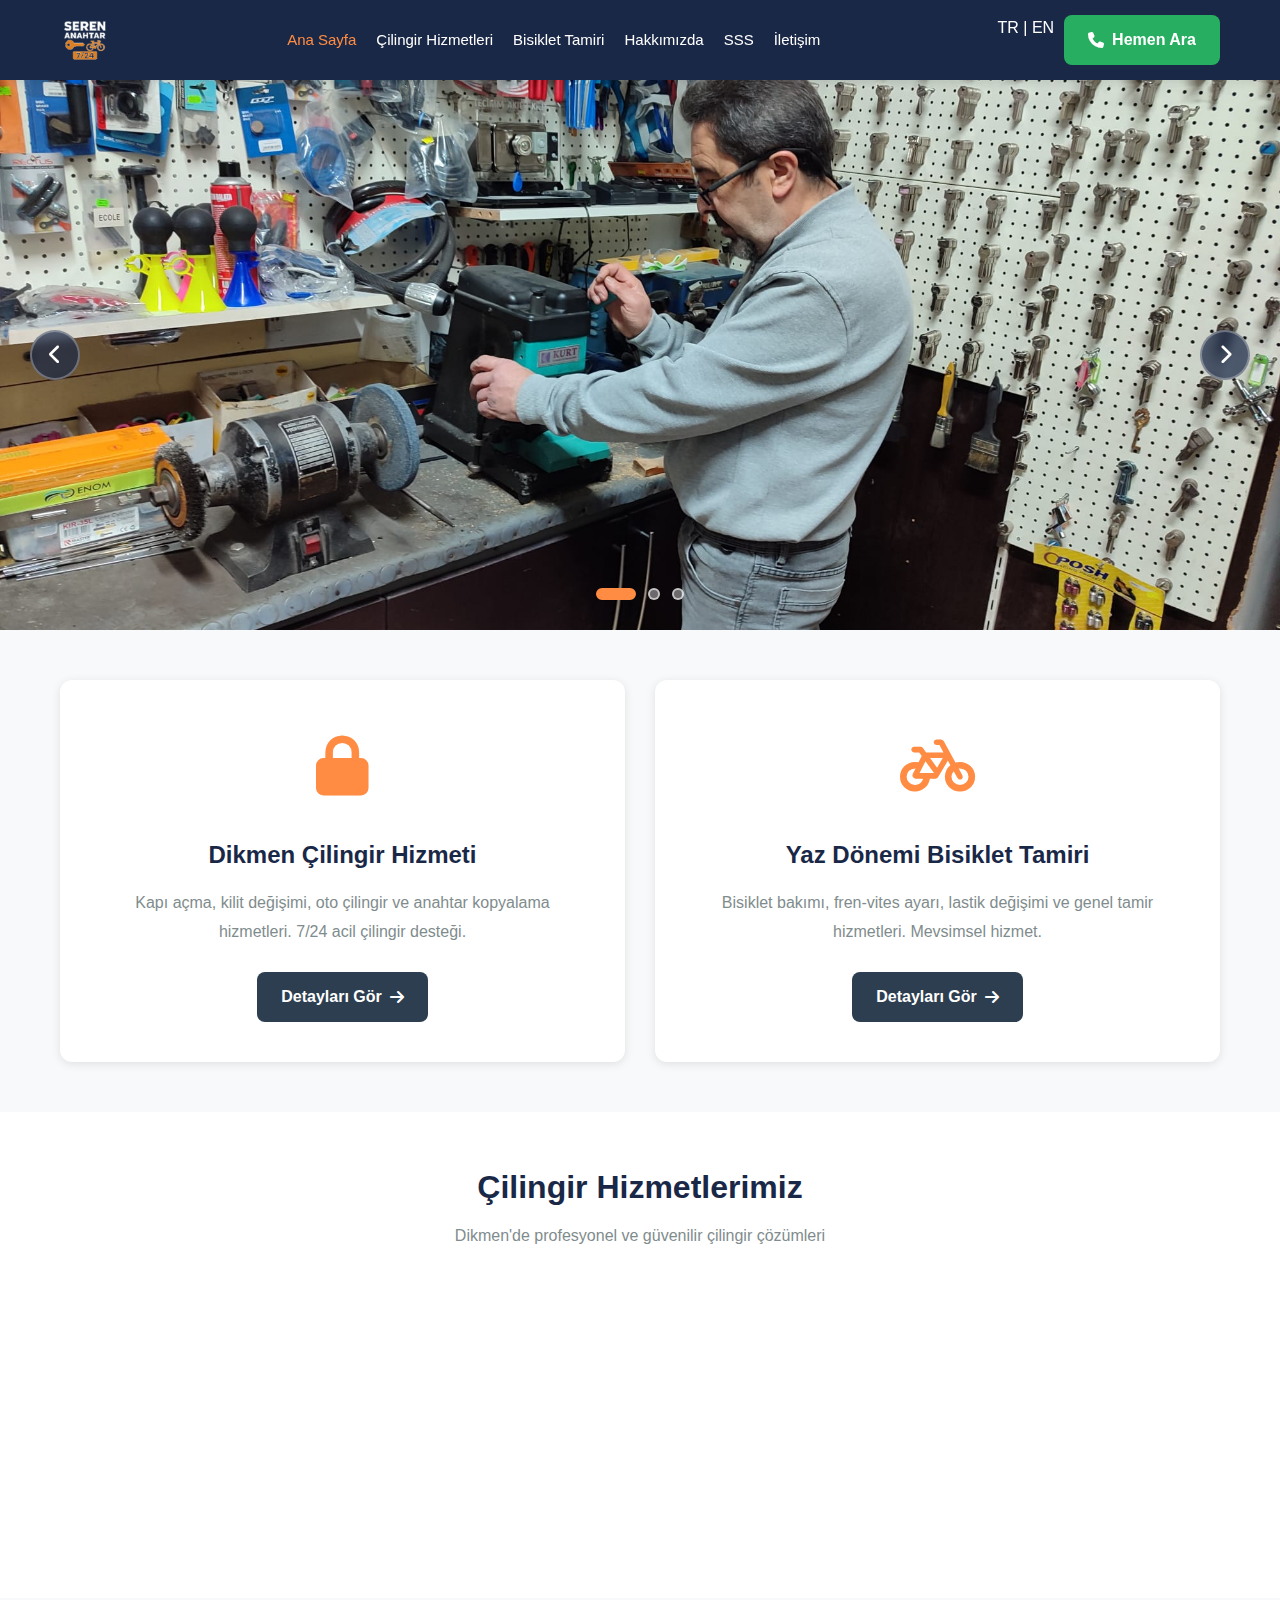
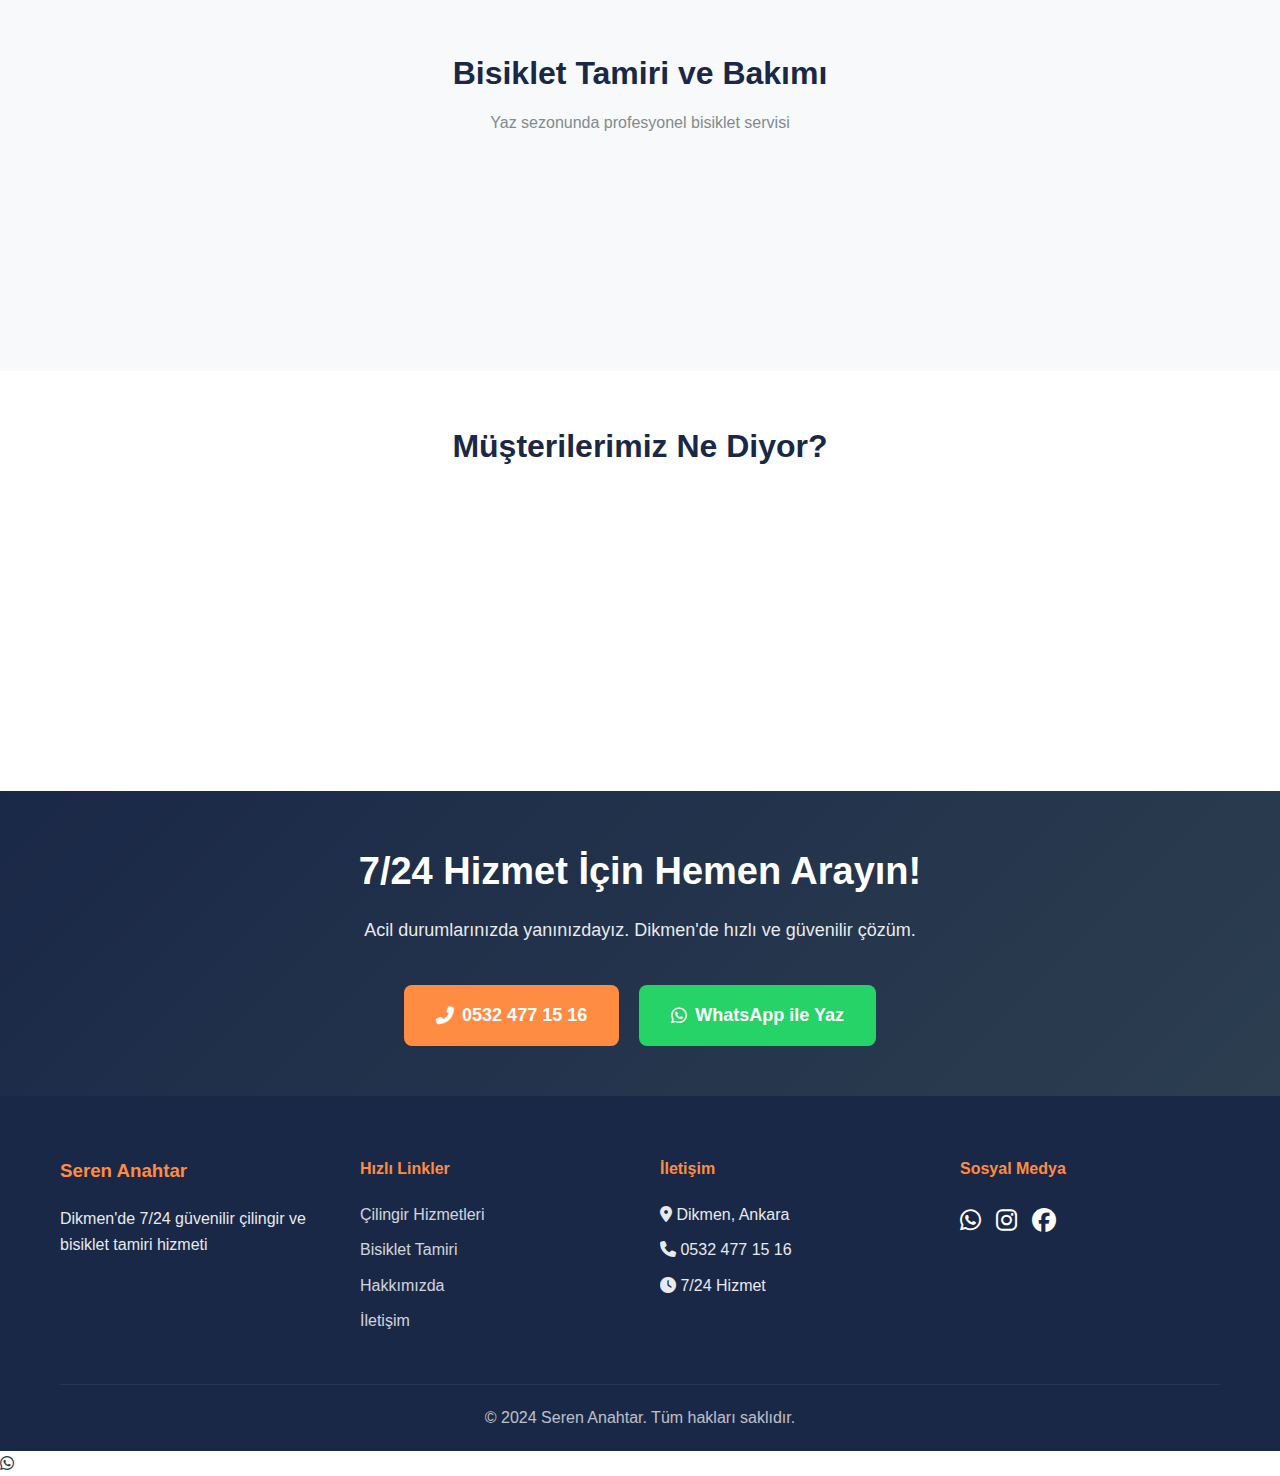
<file: index.html>
<!DOCTYPE html>
<html lang="tr">
<head>
    <meta charset="UTF-8">
    <meta name="viewport" content="width=device-width, initial-scale=1.0">
    <meta name="description" content="Seren Anahtar - Dikmen'de 7/24 acil çilingir hizmeti ve yaz dönemi bisiklet tamiri. Kapı açma, kilit değişimi, oto çilingir ve daha fazlası.">
    <meta name="keywords" content="Dikmen çilingir, Ankara Dikmen çilingir, acil çilingir, 7/24 çilingir, kapı açma, kilit değişimi, oto çilingir, bisiklet tamiri Dikmen">
    <title>Seren Anahtar - Dikmen 7/24 Acil Çilingir ve Bisiklet Tamiri</title>
    <link rel="stylesheet" href="css/style.css">
    <link rel="stylesheet" href="https://cdnjs.cloudflare.com/ajax/libs/font-awesome/6.4.0/css/all.min.css">
    
    <!-- Google tag (gtag.js) -->
    <script async src="https://www.googletagmanager.com/gtag/js?id=G-9940DQK9ZR"></script>
    <script>
      window.dataLayer = window.dataLayer || [];
      function gtag(){dataLayer.push(arguments);}
      gtag('js', new Date());

      gtag('config', 'G-9940DQK9ZR');
    </script>
</head>
<body>
    <!-- Animasyonlu Anahtar İkonu -->
    <div class="floating-key">
        <i class="fas fa-key"></i>
    </div>

    <!-- Sabit Üst Menü -->
    <header class="header">
        <div class="container">
            <div class="header-content">
                <a href="/" class="logo">
                    <img src="images/seren-anahtar-logo.png" alt="Seren Anahtar Logo">
                </a>
                <nav class="nav-menu" id="navMenu">
                    <a href="/">Ana Sayfa</a>
                    <a href="cilingir-hizmetleri.html">Çilingir Hizmetleri</a>
                    <a href="bisiklet-tamiri.html">Bisiklet Tamiri</a>
                    <a href="hakkimizda.html">Hakkımızda</a>
                    <a href="sss.html">SSS</a>
                    <a href="iletisim.html">İletişim</a>
                </nav>
                <div class="header-buttons">
                    <div class="lang-switcher">
                        <a href="/" class="active">TR</a>
                        <span>|</span>
                        <a href="/en/">EN</a>
                    </div>
                    <a href="tel:+905324771516" class="btn btn-call">
                        <i class="fas fa-phone"></i>
                        <span>Hemen Ara</span>
                    </a>
                </div>
                <button class="mobile-menu-toggle" id="mobileMenuToggle">
                    <i class="fas fa-bars"></i>
                </button>
            </div>
        </div>
    </header>

    <!-- Slider Bölümü -->
    <section class="slider-section">
        <div class="slider-container">
            <div class="slider">
                <div class="slide active">
                    <img src="images/ev-cilingir.jpeg" alt="Ev Çilingir Hizmeti - Kapı Kilidi">
                </div>
                <div class="slide">
                    <img src="images/oto-cilingir.jpg" alt="Oto Çilingir Hizmeti - Araç Kilidi">
                </div>
                <div class="slide">
                    <img src="images/bisiklet-tamiri.jpg" alt="Bisiklet Tamiri ve Bakımı">
                </div>
            </div>
            <button class="slider-btn prev" id="prevBtn"><i class="fas fa-chevron-left"></i></button>
            <button class="slider-btn next" id="nextBtn"><i class="fas fa-chevron-right"></i></button>
            <div class="slider-dots" id="sliderDots"></div>
        </div>
    </section>

    <!-- Ana Hizmet Kartları -->
    <section class="main-services">
        <div class="container">
            <div class="services-grid">
                <div class="service-card">
                    <div class="service-icon">
                        <i class="fas fa-lock"></i>
                    </div>
                    <h3>Dikmen Çilingir Hizmeti</h3>
                    <p>Kapı açma, kilit değişimi, oto çilingir ve anahtar kopyalama hizmetleri. 7/24 acil çilingir desteği.</p>
                    <a href="cilingir-hizmetleri.html" class="btn btn-secondary">
                        Detayları Gör
                        <i class="fas fa-arrow-right"></i>
                    </a>
                </div>
                <div class="service-card">
                    <div class="service-icon">
                        <i class="fas fa-bicycle"></i>
                    </div>
                    <h3>Yaz Dönemi Bisiklet Tamiri</h3>
                    <p>Bisiklet bakımı, fren-vites ayarı, lastik değişimi ve genel tamir hizmetleri. Mevsimsel hizmet.</p>
                    <a href="bisiklet-tamiri.html" class="btn btn-secondary">
                        Detayları Gör
                        <i class="fas fa-arrow-right"></i>
                    </a>
                </div>
            </div>
        </div>
    </section>

    <!-- Çilingir Hizmetleri Detay -->
    <section class="services-detail">
        <div class="container">
            <h2 class="section-title">Çilingir Hizmetlerimiz</h2>
            <p class="section-subtitle">Dikmen'de profesyonel ve güvenilir çilingir çözümleri</p>
            <div class="services-grid-4">
                <div class="service-box">
                    <div class="service-box-icon">
                        <i class="fas fa-door-open"></i>
                    </div>
                    <h4>Kapı Açma</h4>
                    <p>Anahtar kırılması veya kaybolması durumunda hızlı ve hasarsız kapı açma</p>
                </div>
                <div class="service-box">
                    <div class="service-box-icon">
                        <i class="fas fa-key"></i>
                    </div>
                    <h4>Kilit Değiştirme</h4>
                    <p>Güvenlik kilitleri montajı ve eski kilit değişimi</p>
                </div>
                <div class="service-box">
                    <div class="service-box-icon">
                        <i class="fas fa-car"></i>
                    </div>
                    <h4>Oto Çilingir</h4>
                    <p>Araç kapısı açma, kontak kilidi ve kumanda pil değişimi</p>
                </div>
                <div class="service-box">
                    <div class="service-box-icon">
                        <i class="fas fa-copy"></i>
                    </div>
                    <h4>Anahtar Kopyalama</h4>
                    <p>Hızlı ve hassas anahtar kopyalama hizmeti</p>
                </div>
            </div>
        </div>
    </section>

    <!-- Bisiklet Hizmetleri Detay -->
    <section class="bike-services">
        <div class="container">
            <h2 class="section-title">Bisiklet Tamiri ve Bakımı</h2>
            <p class="section-subtitle">Yaz sezonunda profesyonel bisiklet servisi</p>
            <div class="bike-services-list">
                <div class="bike-service-item">
                    <i class="fas fa-check-circle"></i>
                    <span>Fren ve vites ayarı</span>
                </div>
                <div class="bike-service-item">
                    <i class="fas fa-check-circle"></i>
                    <span>Lastik değişimi ve tamir</span>
                </div>
                <div class="bike-service-item">
                    <i class="fas fa-check-circle"></i>
                    <span>Zincir bakımı ve yağlama</span>
                </div>
                <div class="bike-service-item">
                    <i class="fas fa-check-circle"></i>
                    <span>Pedal ve jant bakımı</span>
                </div>
                <div class="bike-service-item">
                    <i class="fas fa-check-circle"></i>
                    <span>Genel bisiklet kontrolü</span>
                </div>
                <div class="bike-service-item">
                    <i class="fas fa-check-circle"></i>
                    <span>Aksesuar montajı</span>
                </div>
            </div>
        </div>
    </section>

    <!-- Müşteri Yorumları -->
    <section class="testimonials">
        <div class="container">
            <h2 class="section-title">Müşterilerimiz Ne Diyor?</h2>
            <div class="testimonials-grid">
                <div class="testimonial-card">
                    <div class="testimonial-stars">
                        <i class="fas fa-star"></i>
                        <i class="fas fa-star"></i>
                        <i class="fas fa-star"></i>
                        <i class="fas fa-star"></i>
                        <i class="fas fa-star"></i>
                    </div>
                    <p>"Gece yarısı kapım kilitlendi, 20 dakikada gelip hasarsız şekilde açtılar. Çok teşekkür ederim!"</p>
                    <div class="testimonial-author">
                        <strong>Ayşe K.</strong>
                        <span>Dikmen</span>
                    </div>
                </div>
                <div class="testimonial-card">
                    <div class="testimonial-stars">
                        <i class="fas fa-star"></i>
                        <i class="fas fa-star"></i>
                        <i class="fas fa-star"></i>
                        <i class="fas fa-star"></i>
                        <i class="fas fa-star"></i>
                    </div>
                    <p>"Araç anahtar kopyalama için gittim, hem hızlı hem de uygun fiyatlı. Kesinlikle tavsiye ederim."</p>
                    <div class="testimonial-author">
                        <strong>Mehmet Y.</strong>
                        <span>Çankaya</span>
                    </div>
                </div>
                <div class="testimonial-card">
                    <div class="testimonial-stars">
                        <i class="fas fa-star"></i>
                        <i class="fas fa-star"></i>
                        <i class="fas fa-star"></i>
                        <i class="fas fa-star"></i>
                        <i class="fas fa-star"></i>
                    </div>
                    <p>"Bisikletimin frenleri sorunluydu, kısa sürede hallettiler. Çok memnun kaldım."</p>
                    <div class="testimonial-author">
                        <strong>Zeynep T.</strong>
                        <span>Dikmen</span>
                    </div>
                </div>
            </div>
        </div>
    </section>

    <!-- Son Çağrı -->
    <section class="cta">
        <div class="container">
            <div class="cta-content">
                <h2>7/24 Hizmet İçin Hemen Arayın!</h2>
                <p>Acil durumlarınızda yanınızdayız. Dikmen'de hızlı ve güvenilir çözüm.</p>
                <div class="cta-buttons">
                    <a href="tel:+905324771516" class="btn btn-primary btn-large">
                        <i class="fas fa-phone-alt"></i>
                        0532 477 15 16
                    </a>
                    <a href="https://wa.me/905324771516" target="_blank" class="btn btn-whatsapp btn-large">
                        <i class="fab fa-whatsapp"></i>
                        WhatsApp ile Yaz
                    </a>
                </div>
            </div>
        </div>
    </section>

    <!-- Footer -->
    <footer class="footer">
        <div class="container">
            <div class="footer-content">
                <div class="footer-section">
                    <h3>Seren Anahtar</h3>
                    <p>Dikmen'de 7/24 güvenilir çilingir ve bisiklet tamiri hizmeti</p>
                </div>
                <div class="footer-section">
                    <h4>Hızlı Linkler</h4>
                    <ul>
                        <li><a href="cilingir-hizmetleri.html">Çilingir Hizmetleri</a></li>
                        <li><a href="bisiklet-tamiri.html">Bisiklet Tamiri</a></li>
                        <li><a href="hakkimizda.html">Hakkımızda</a></li>
                        <li><a href="iletisim.html">İletişim</a></li>
                    </ul>
                </div>
                <div class="footer-section">
                    <h4>İletişim</h4>
                    <p><i class="fas fa-map-marker-alt"></i> Dikmen, Ankara</p>
                    <p><i class="fas fa-phone"></i> 0532 477 15 16</p>
                    <p><i class="fas fa-clock"></i> 7/24 Hizmet</p>
                </div>
                <div class="footer-section">
                    <h4>Sosyal Medya</h4>
                    <div class="social-links">
                        <a href="https://wa.me/905324771516" target="_blank"><i class="fab fa-whatsapp"></i></a>
                        <a href="#"><i class="fab fa-instagram"></i></a>
                        <a href="#"><i class="fab fa-facebook"></i></a>
                    </div>
                </div>
            </div>
            <div class="footer-bottom">
                <p>&copy; 2024 Seren Anahtar. Tüm hakları saklıdır.</p>
            </div>
        </div>
    </footer>

    <!-- Mobil Sabit Arama Butonu -->
    <a href="tel:+905324771516" class="mobile-call-btn">
        <i class="fas fa-phone-alt"></i>
        <span>Hemen Ara</span>
    </a>

    <!-- WhatsApp Floating Button -->
    <a href="https://wa.me/905324771516" target="_blank" class="whatsapp-float" aria-label="WhatsApp">
        <i class="fab fa-whatsapp"></i>
    </a>

    <script src="js/script.js"></script>
</body>
</html>
</file>
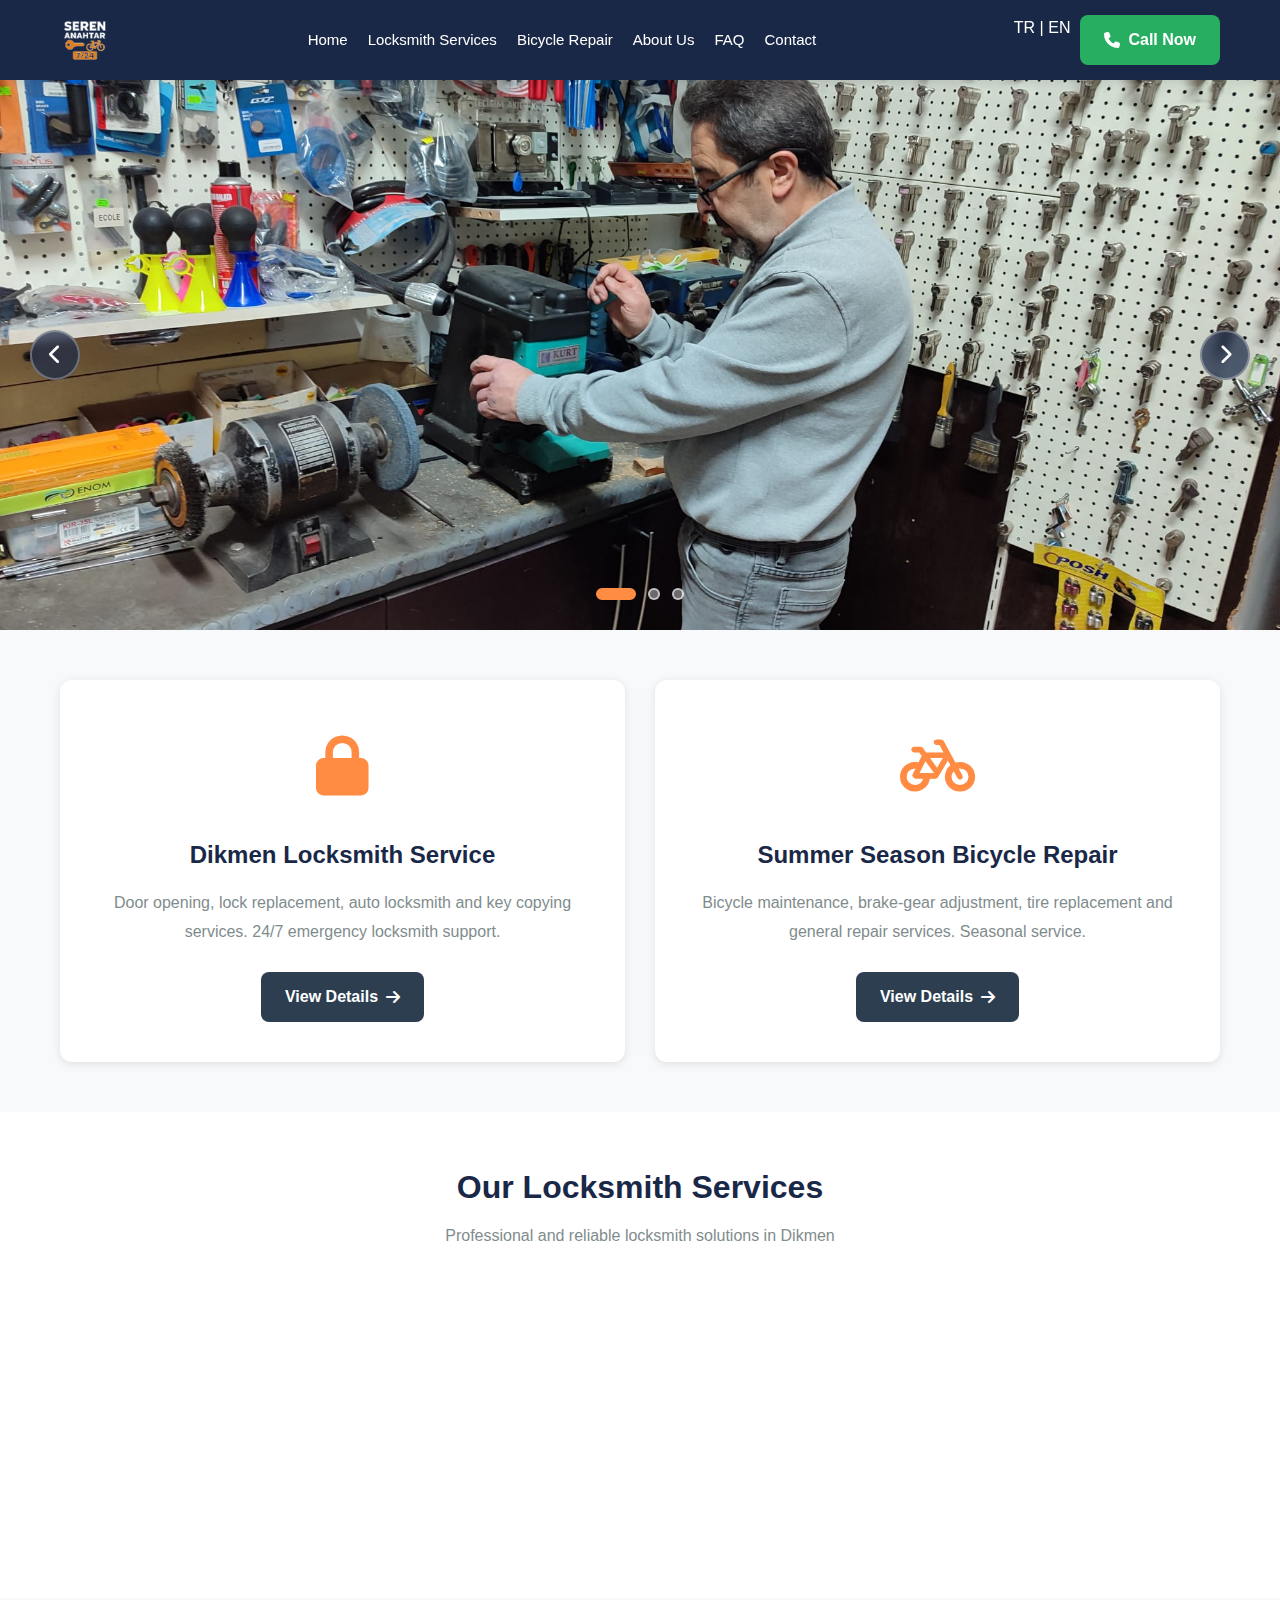
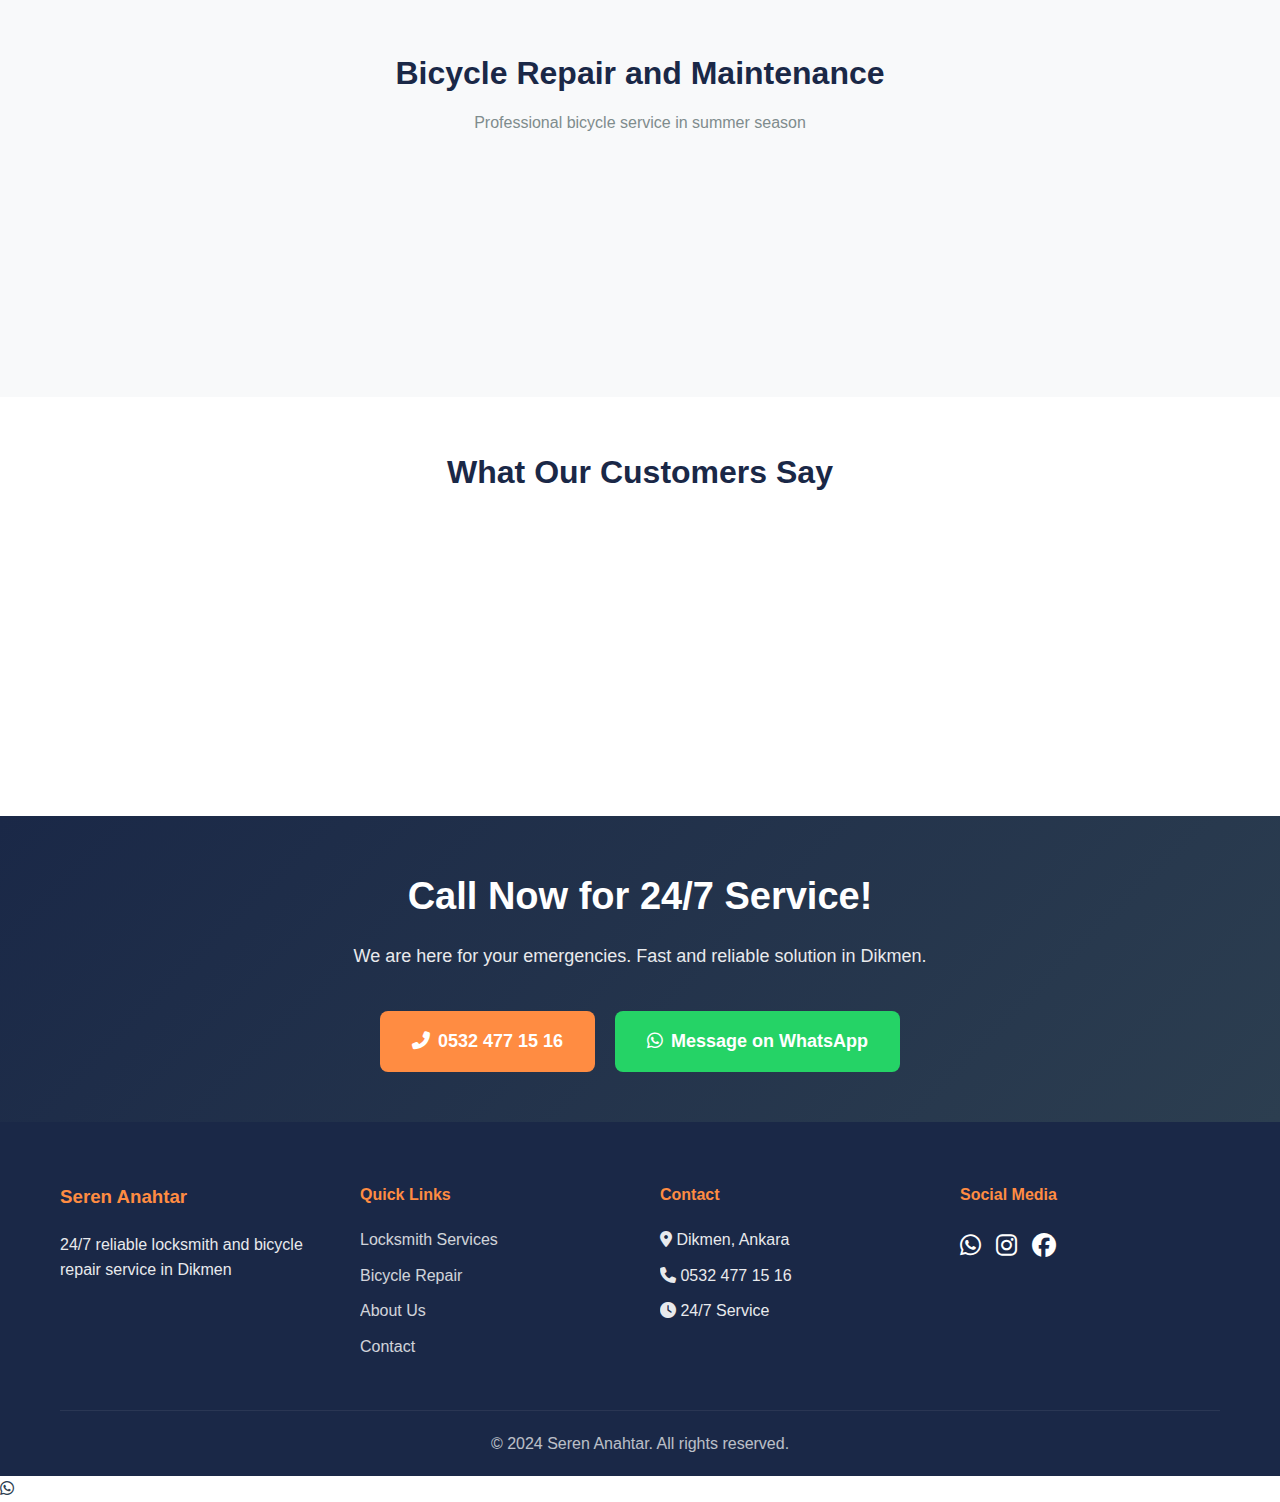
<file: en/index.html>
<!DOCTYPE html>
<html lang="en">
<head>
    <meta charset="UTF-8">
    <meta name="viewport" content="width=device-width, initial-scale=1.0">
    <meta name="description" content="Seren Anahtar - 24/7 Emergency Locksmith Service in Dikmen, Ankara. Door opening, lock replacement, auto locksmith and bicycle repair.">
    <meta name="keywords" content="Dikmen locksmith, Ankara locksmith, emergency locksmith, 24/7 locksmith, door opening, lock replacement, auto locksmith, bicycle repair Dikmen">
    <title>Seren Anahtar - Dikmen 24/7 Emergency Locksmith and Bicycle Repair</title>
    <link rel="stylesheet" href="../css/style.css">
    <link rel="stylesheet" href="https://cdnjs.cloudflare.com/ajax/libs/font-awesome/6.4.0/css/all.min.css">
    
    <!-- Google tag (gtag.js) -->
    <script async src="https://www.googletagmanager.com/gtag/js?id=G-9940DQK9ZR"></script>
    <script>
      window.dataLayer = window.dataLayer || [];
      function gtag(){dataLayer.push(arguments);}
      gtag('js', new Date());

      gtag('config', 'G-9940DQK9ZR');
    </script>
</head>
<body>
    <!-- Floating Key Icon -->
    <div class="floating-key">
        <i class="fas fa-key"></i>
    </div>

    <!-- Header -->
    <header class="header">
        <div class="container">
            <div class="header-content">
                <a href="/en/" class="logo">
                    <img src="../images/seren-anahtar-logo.png" alt="Seren Anahtar Logo">
                </a>
                <nav class="nav-menu" id="navMenu">
                    <a href="/en/">Home</a>
                    <a href="locksmith-services.html">Locksmith Services</a>
                    <a href="bicycle-repair.html">Bicycle Repair</a>
                    <a href="about.html">About Us</a>
                    <a href="faq.html">FAQ</a>
                    <a href="contact.html">Contact</a>
                </nav>
                <div class="header-buttons">
                    <div class="lang-switcher">
                        <a href="/">TR</a>
                        <span>|</span>
                        <a href="/en/" class="active">EN</a>
                    </div>
                    <a href="tel:+905324771516" class="btn btn-call">
                        <i class="fas fa-phone"></i>
                        <span>Call Now</span>
                    </a>
                </div>
                <button class="mobile-menu-toggle" id="mobileMenuToggle">
                    <i class="fas fa-bars"></i>
                </button>
            </div>
        </div>
    </header>

    <!-- Slider Section -->
    <section class="slider-section">
        <div class="slider-container">
            <div class="slider">
                <div class="slide active">
                    <img src="../images/ev-cilingir.jpeg" alt="Home Locksmith Service">
                </div>
                <div class="slide">
                    <img src="../images/oto-cilingir.jpg" alt="Auto Locksmith Service">
                </div>
                <div class="slide">
                    <img src="../images/bisiklet-tamiri.jpg" alt="Bicycle Repair Service">
                </div>
            </div>
            <button class="slider-btn prev" id="prevBtn"><i class="fas fa-chevron-left"></i></button>
            <button class="slider-btn next" id="nextBtn"><i class="fas fa-chevron-right"></i></button>
            <div class="slider-dots" id="sliderDots"></div>
        </div>
    </section>

    <!-- Main Services -->
    <section class="main-services">
        <div class="container">
            <div class="services-grid">
                <div class="service-card">
                    <div class="service-icon">
                        <i class="fas fa-lock"></i>
                    </div>
                    <h3>Dikmen Locksmith Service</h3>
                    <p>Door opening, lock replacement, auto locksmith and key copying services. 24/7 emergency locksmith support.</p>
                    <a href="locksmith-services.html" class="btn btn-secondary">
                        View Details
                        <i class="fas fa-arrow-right"></i>
                    </a>
                </div>
                <div class="service-card">
                    <div class="service-icon">
                        <i class="fas fa-bicycle"></i>
                    </div>
                    <h3>Summer Season Bicycle Repair</h3>
                    <p>Bicycle maintenance, brake-gear adjustment, tire replacement and general repair services. Seasonal service.</p>
                    <a href="bicycle-repair.html" class="btn btn-secondary">
                        View Details
                        <i class="fas fa-arrow-right"></i>
                    </a>
                </div>
            </div>
        </div>
    </section>

    <!-- Locksmith Services Detail -->
    <section class="services-detail">
        <div class="container">
            <h2 class="section-title">Our Locksmith Services</h2>
            <p class="section-subtitle">Professional and reliable locksmith solutions in Dikmen</p>
            <div class="services-grid-4">
                <div class="service-box">
                    <div class="service-box-icon">
                        <i class="fas fa-door-open"></i>
                    </div>
                    <h4>Door Opening</h4>
                    <p>Fast and damage-free door opening in case of broken or lost keys</p>
                </div>
                <div class="service-box">
                    <div class="service-box-icon">
                        <i class="fas fa-key"></i>
                    </div>
                    <h4>Lock Replacement</h4>
                    <p>Security lock installation and old lock replacement</p>
                </div>
                <div class="service-box">
                    <div class="service-box-icon">
                        <i class="fas fa-car"></i>
                    </div>
                    <h4>Auto Locksmith</h4>
                    <p>Car door opening, ignition lock and remote battery replacement</p>
                </div>
                <div class="service-box">
                    <div class="service-box-icon">
                        <i class="fas fa-copy"></i>
                    </div>
                    <h4>Key Copying</h4>
                    <p>Fast and precise key copying service</p>
                </div>
            </div>
        </div>
    </section>

    <!-- Bicycle Services Detail -->
    <section class="bike-services">
        <div class="container">
            <h2 class="section-title">Bicycle Repair and Maintenance</h2>
            <p class="section-subtitle">Professional bicycle service in summer season</p>
            <div class="bike-services-list">
                <div class="bike-service-item">
                    <i class="fas fa-check-circle"></i>
                    <span>Brake and gear adjustment</span>
                </div>
                <div class="bike-service-item">
                    <i class="fas fa-check-circle"></i>
                    <span>Tire replacement and repair</span>
                </div>
                <div class="bike-service-item">
                    <i class="fas fa-check-circle"></i>
                    <span>Chain maintenance and lubrication</span>
                </div>
                <div class="bike-service-item">
                    <i class="fas fa-check-circle"></i>
                    <span>Pedal and rim maintenance</span>
                </div>
                <div class="bike-service-item">
                    <i class="fas fa-check-circle"></i>
                    <span>General bicycle inspection</span>
                </div>
                <div class="bike-service-item">
                    <i class="fas fa-check-circle"></i>
                    <span>Accessory installation</span>
                </div>
            </div>
        </div>
    </section>

    <!-- Testimonials -->
    <section class="testimonials">
        <div class="container">
            <h2 class="section-title">What Our Customers Say</h2>
            <div class="testimonials-grid">
                <div class="testimonial-card">
                    <div class="testimonial-stars">
                        <i class="fas fa-star"></i>
                        <i class="fas fa-star"></i>
                        <i class="fas fa-star"></i>
                        <i class="fas fa-star"></i>
                        <i class="fas fa-star"></i>
                    </div>
                    <p>"My door was locked at midnight, they came in 20 minutes and opened it without any damage. Thank you so much!"</p>
                    <div class="testimonial-author">
                        <strong>Ayşe K.</strong>
                        <span>Dikmen</span>
                    </div>
                </div>
                <div class="testimonial-card">
                    <div class="testimonial-stars">
                        <i class="fas fa-star"></i>
                        <i class="fas fa-star"></i>
                        <i class="fas fa-star"></i>
                        <i class="fas fa-star"></i>
                        <i class="fas fa-star"></i>
                    </div>
                    <p>"I went for car key copying, both fast and affordable. Definitely recommend."</p>
                    <div class="testimonial-author">
                        <strong>Mehmet Y.</strong>
                        <span>Çankaya</span>
                    </div>
                </div>
                <div class="testimonial-card">
                    <div class="testimonial-stars">
                        <i class="fas fa-star"></i>
                        <i class="fas fa-star"></i>
                        <i class="fas fa-star"></i>
                        <i class="fas fa-star"></i>
                        <i class="fas fa-star"></i>
                    </div>
                    <p>"My bicycle brakes were problematic, they fixed it quickly. Very satisfied."</p>
                    <div class="testimonial-author">
                        <strong>Zeynep T.</strong>
                        <span>Dikmen</span>
                    </div>
                </div>
            </div>
        </div>
    </section>

    <!-- CTA -->
    <section class="cta">
        <div class="container">
            <div class="cta-content">
                <h2>Call Now for 24/7 Service!</h2>
                <p>We are here for your emergencies. Fast and reliable solution in Dikmen.</p>
                <div class="cta-buttons">
                    <a href="tel:+905324771516" class="btn btn-primary btn-large">
                        <i class="fas fa-phone-alt"></i>
                        0532 477 15 16
                    </a>
                    <a href="https://wa.me/905324771516" target="_blank" class="btn btn-whatsapp btn-large">
                        <i class="fab fa-whatsapp"></i>
                        Message on WhatsApp
                    </a>
                </div>
            </div>
        </div>
    </section>

    <!-- Footer -->
    <footer class="footer">
        <div class="container">
            <div class="footer-content">
                <div class="footer-section">
                    <h3>Seren Anahtar</h3>
                    <p>24/7 reliable locksmith and bicycle repair service in Dikmen</p>
                </div>
                <div class="footer-section">
                    <h4>Quick Links</h4>
                    <ul>
                        <li><a href="locksmith-services.html">Locksmith Services</a></li>
                        <li><a href="bicycle-repair.html">Bicycle Repair</a></li>
                        <li><a href="about.html">About Us</a></li>
                        <li><a href="contact.html">Contact</a></li>
                    </ul>
                </div>
                <div class="footer-section">
                    <h4>Contact</h4>
                    <p><i class="fas fa-map-marker-alt"></i> Dikmen, Ankara</p>
                    <p><i class="fas fa-phone"></i> 0532 477 15 16</p>
                    <p><i class="fas fa-clock"></i> 24/7 Service</p>
                </div>
                <div class="footer-section">
                    <h4>Social Media</h4>
                    <div class="social-links">
                        <a href="https://wa.me/905324771516" target="_blank"><i class="fab fa-whatsapp"></i></a>
                        <a href="#"><i class="fab fa-instagram"></i></a>
                        <a href="#"><i class="fab fa-facebook"></i></a>
                    </div>
                </div>
            </div>
            <div class="footer-bottom">
                <p>&copy; 2024 Seren Anahtar. All rights reserved.</p>
            </div>
        </div>
    </footer>

    <!-- Mobile Call Button -->
    <a href="tel:+905324771516" class="mobile-call-btn">
        <i class="fas fa-phone-alt"></i>
        <span>Call Now</span>
    </a>

    <!-- WhatsApp Floating Button -->
    <a href="https://wa.me/905324771516" target="_blank" class="whatsapp-float" aria-label="WhatsApp">
        <i class="fab fa-whatsapp"></i>
    </a>

    <script src="../js/script.js"></script>
</body>
</html>
</file>
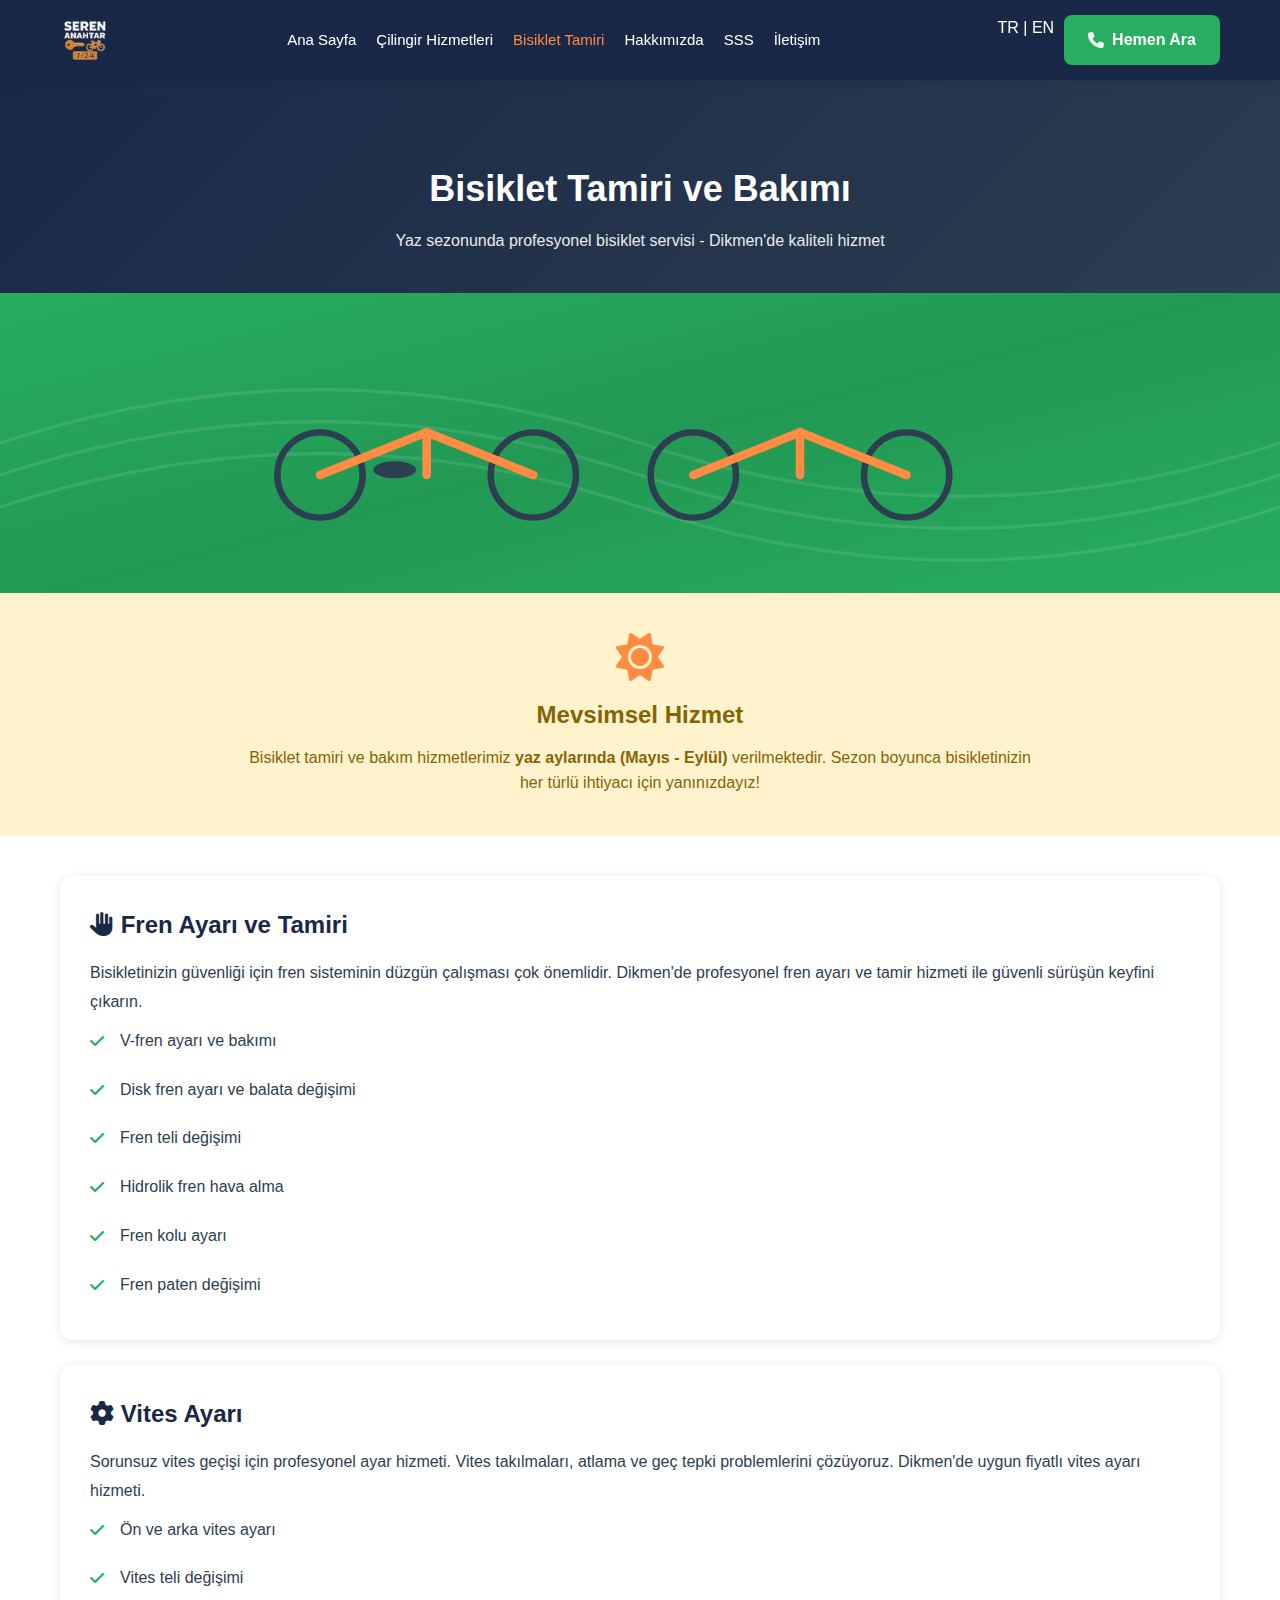
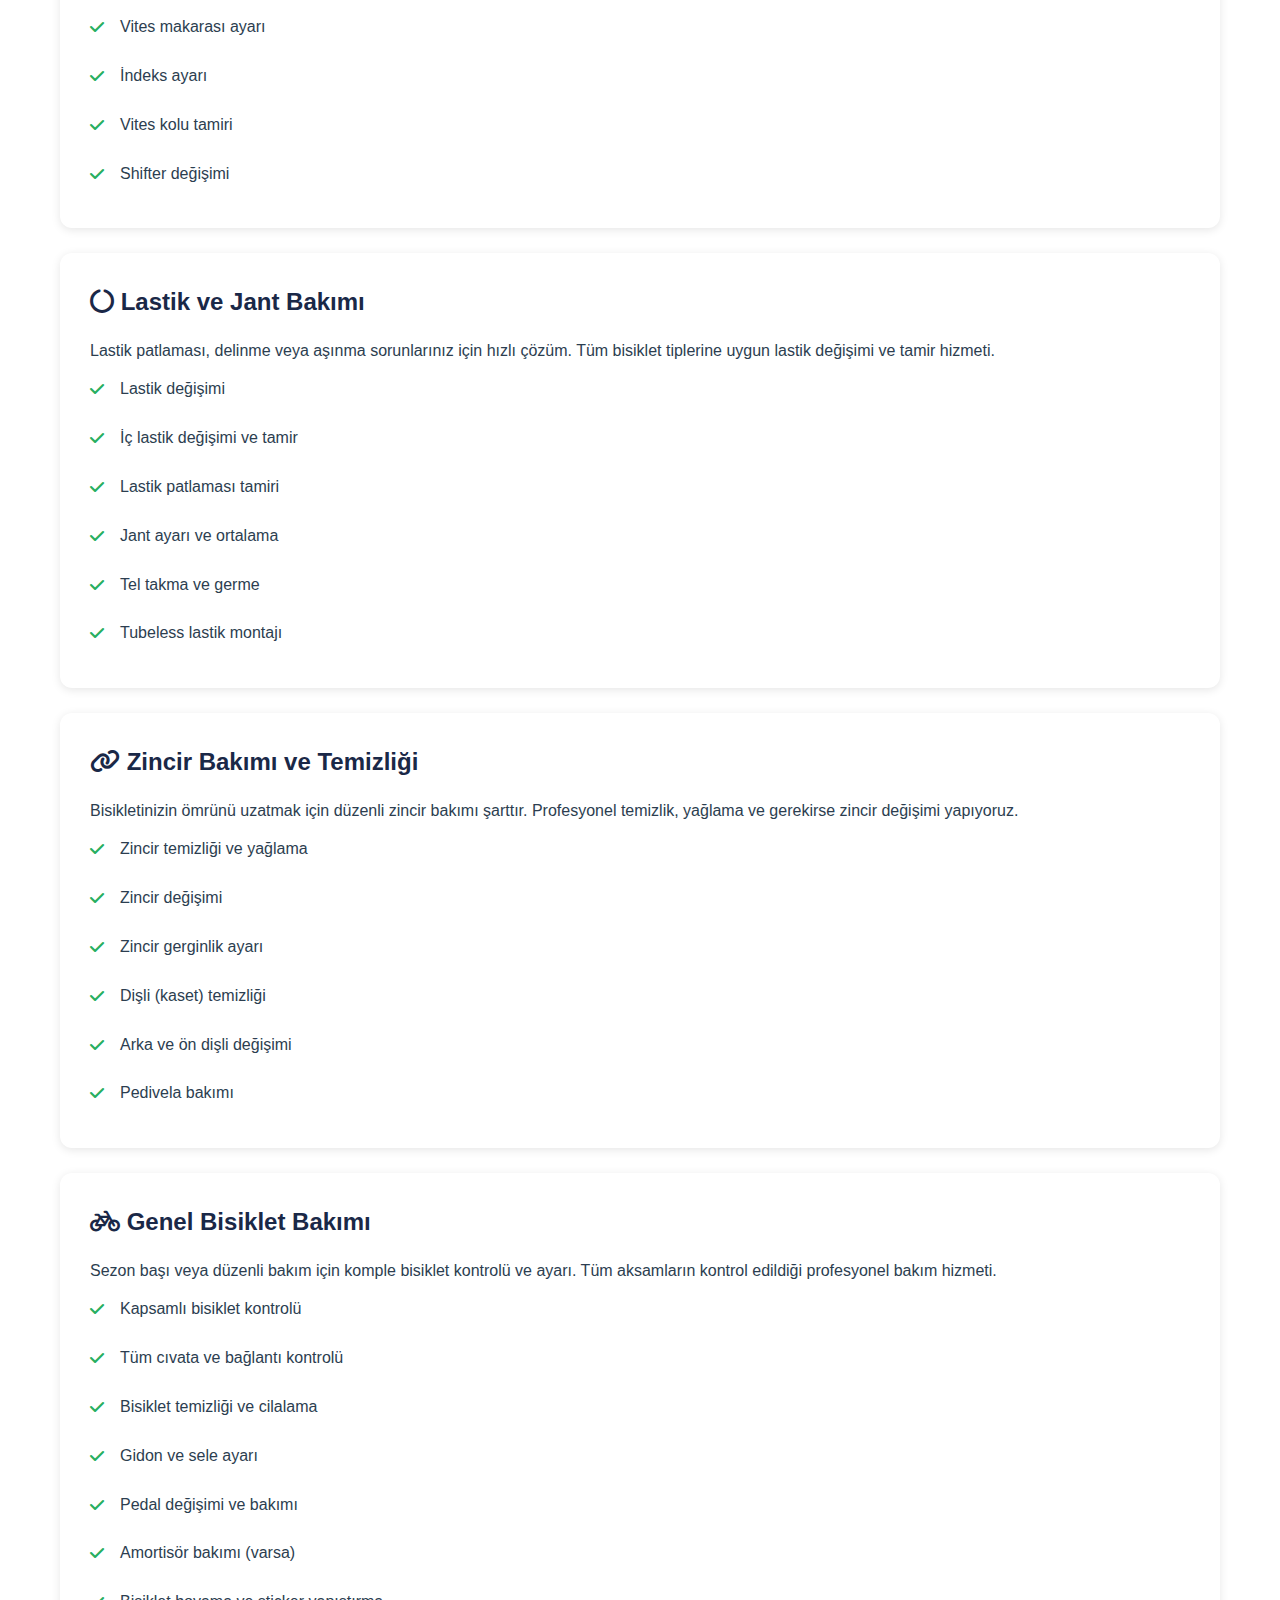
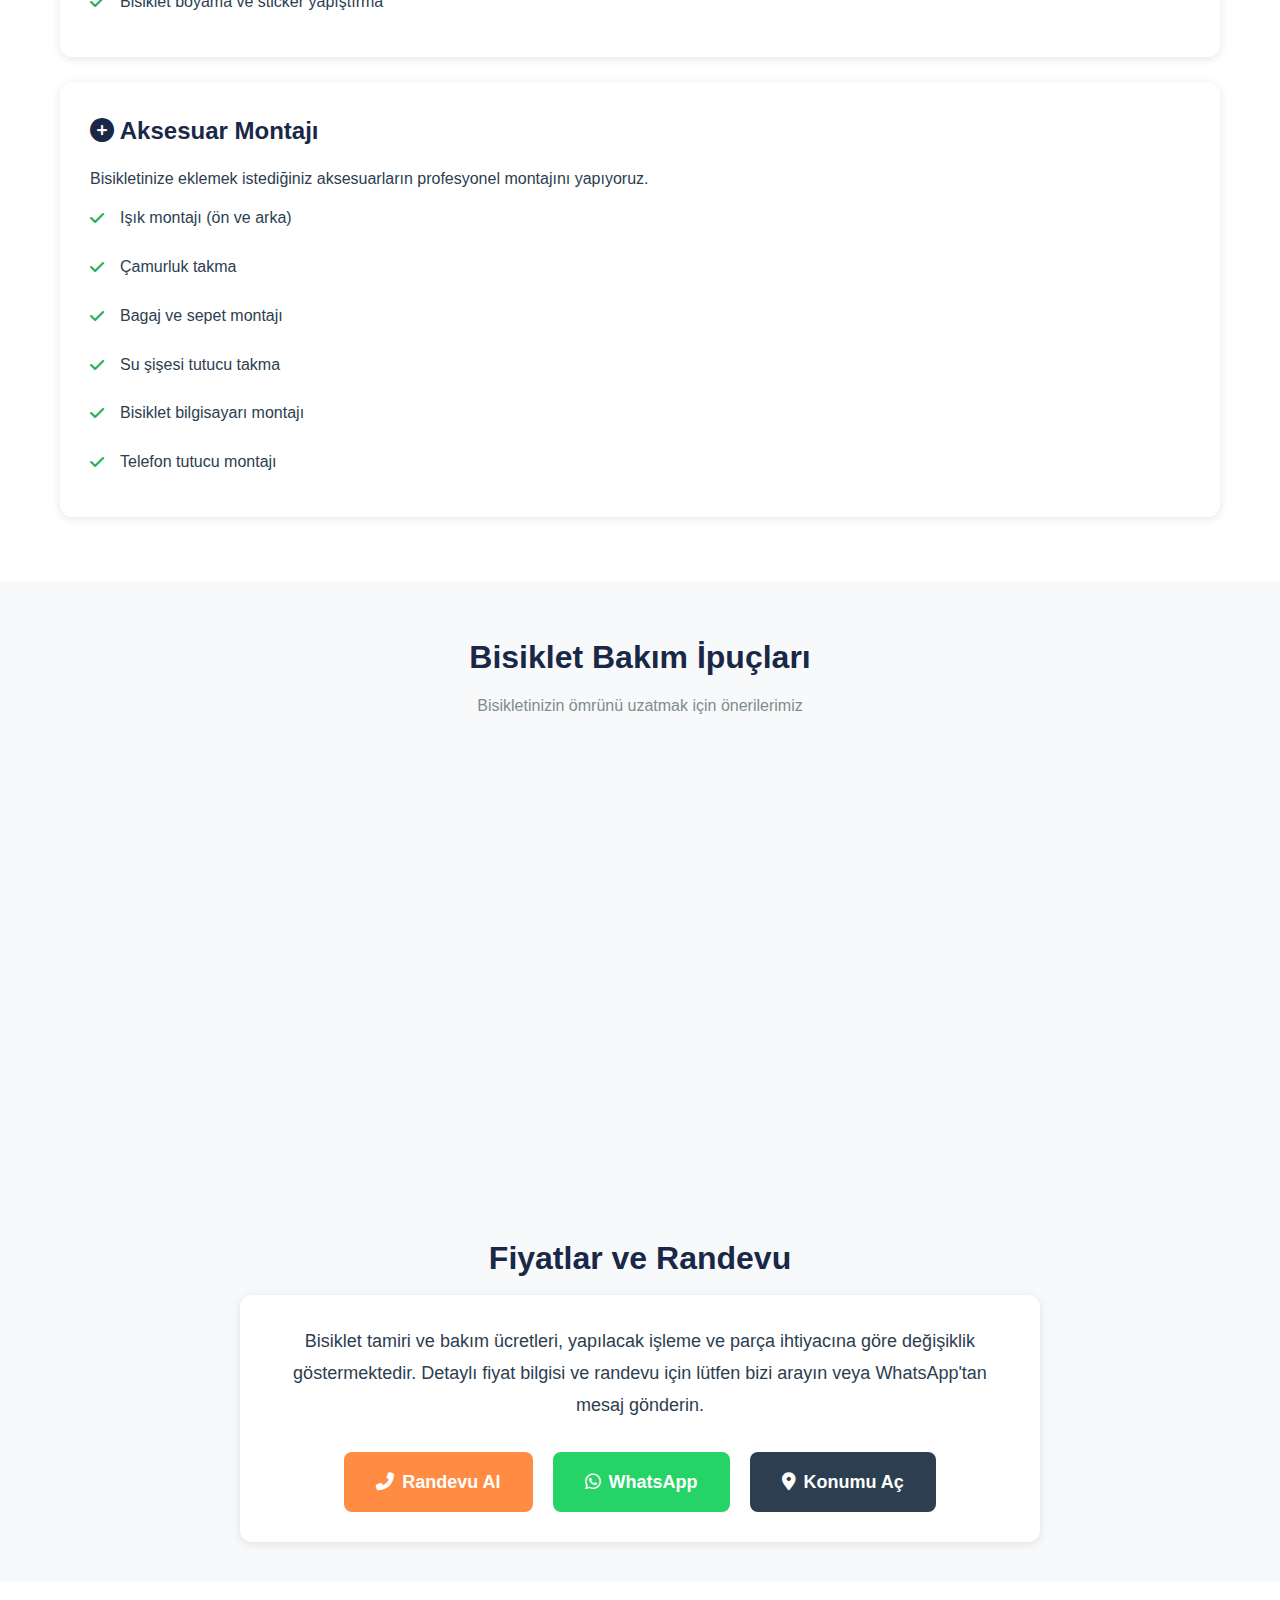
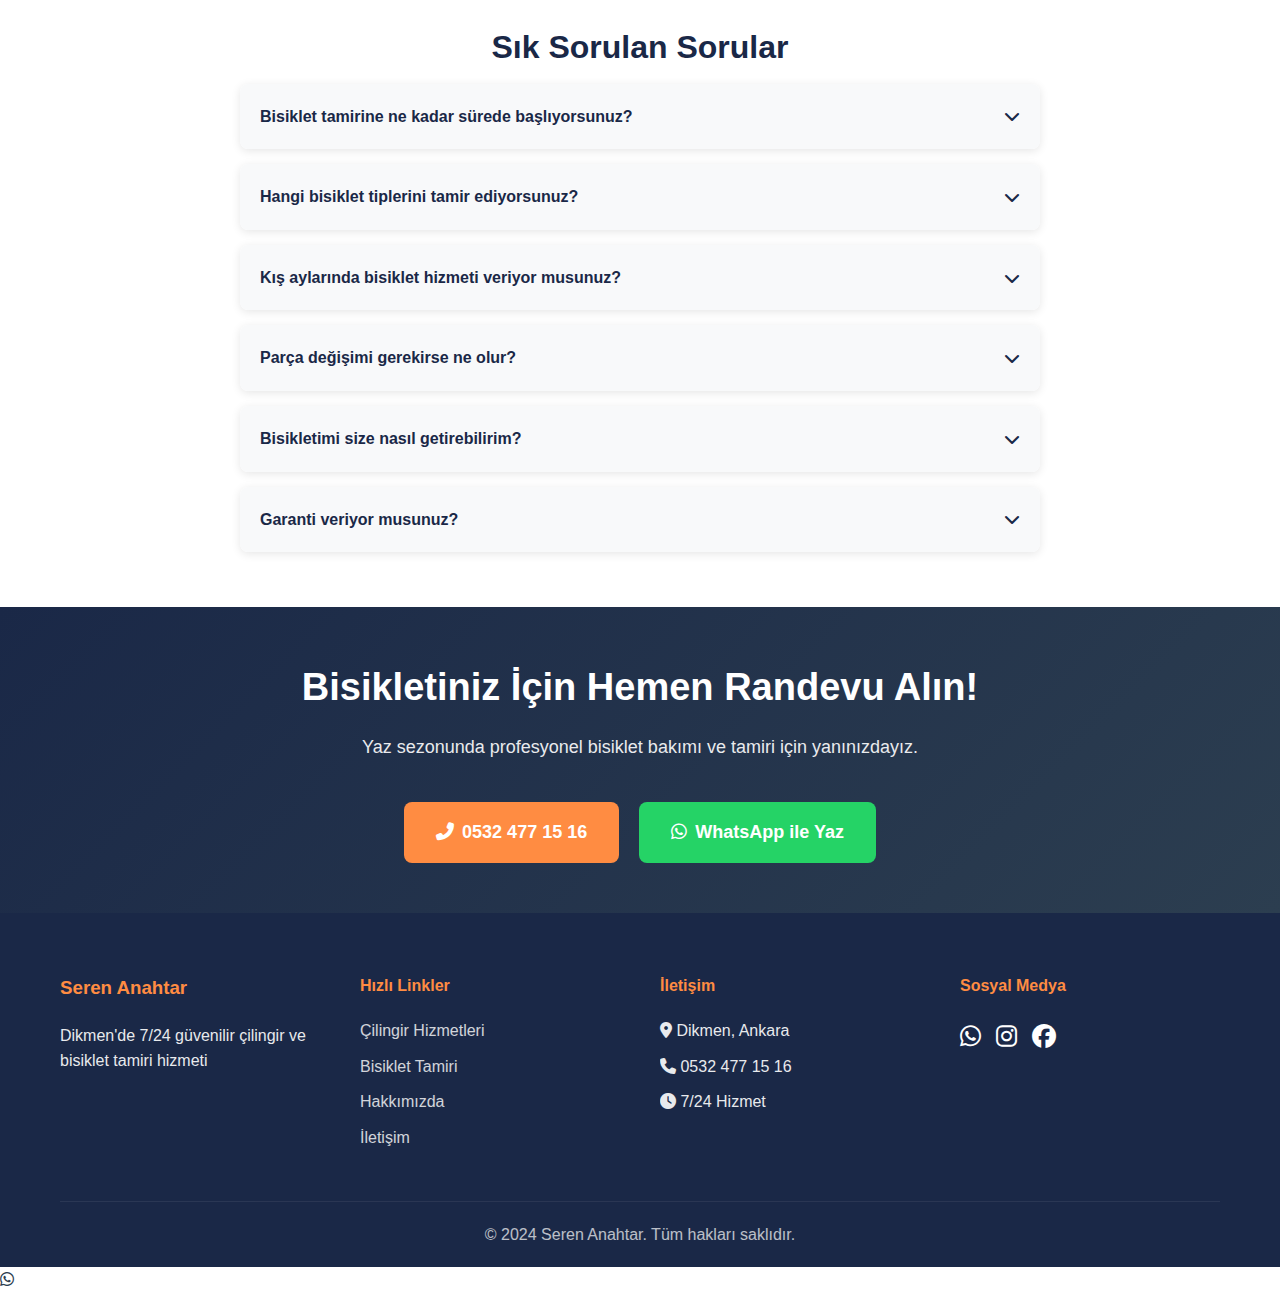
<file: bisiklet-tamiri.html>
<!DOCTYPE html>
<html lang="tr">
<head>
    <meta charset="UTF-8">
    <meta name="viewport" content="width=device-width, initial-scale=1.0">
    <meta name="description" content="Dikmen'de yaz sezonu bisiklet tamiri ve bakım hizmeti. Fren-vites ayarı, lastik değişimi, zincir bakımı ve daha fazlası.">
    <meta name="keywords" content="Dikmen bisiklet tamiri, bisiklet bakımı Ankara, fren ayarı, vites ayarı, lastik değişimi, bisiklet servisi Dikmen">
    <title>Bisiklet Tamiri - Yaz Sezonu Bisiklet Bakımı | Seren Anahtar</title>
    <link rel="stylesheet" href="css/style.css">
    <link rel="stylesheet" href="https://cdnjs.cloudflare.com/ajax/libs/font-awesome/6.4.0/css/all.min.css">
    
    <!-- Google tag (gtag.js) -->
    <script async src="https://www.googletagmanager.com/gtag/js?id=G-9940DQK9ZR"></script>
    <script>
      window.dataLayer = window.dataLayer || [];
      function gtag(){dataLayer.push(arguments);}
      gtag('js', new Date());

      gtag('config', 'G-9940DQK9ZR');
    </script>
</head>
<body>
    <!-- Animasyonlu Anahtar İkonu -->
    <div class="floating-key">
        <i class="fas fa-key"></i>
    </div>

    <!-- Sabit Üst Menü -->
    <header class="header">
        <div class="container">
            <div class="header-content">
                <a href="/" class="logo">
                    <img src="images/seren-anahtar-logo.png" alt="Seren Anahtar Logo">
                </a>
                <nav class="nav-menu" id="navMenu">
                    <a href="/">Ana Sayfa</a>
                    <a href="cilingir-hizmetleri.html">Çilingir Hizmetleri</a>
                    <a href="bisiklet-tamiri.html">Bisiklet Tamiri</a>
                    <a href="hakkimizda.html">Hakkımızda</a>
                    <a href="sss.html">SSS</a>
                    <a href="iletisim.html">İletişim</a>
                </nav>
                <div class="header-buttons">
                    <div class="lang-switcher">
                        <a href="/bisiklet-tamiri.html" class="active">TR</a>
                        <span>|</span>
                        <a href="/en/bicycle-repair.html">EN</a>
                    </div>
                    <a href="tel:+905324771516" class="btn btn-call">
                        <i class="fas fa-phone"></i>
                        <span>Hemen Ara</span>
                    </a>
                </div>
                <button class="mobile-menu-toggle" id="mobileMenuToggle">
                    <i class="fas fa-bars"></i>
                </button>
            </div>
        </div>
    </header>

    <!-- Sayfa Başlığı -->
    <section class="page-header">
        <div class="container">
            <h1>Bisiklet Tamiri ve Bakımı</h1>
            <p>Yaz sezonunda profesyonel bisiklet servisi - Dikmen'de kaliteli hizmet</p>
        </div>
    </section>

    <!-- Banner -->
    <div class="page-banner">
        <img src="images/banner-bisiklet.svg" alt="Bisiklet Tamiri">
    </div>

    <!-- Mevsimsel Bilgi -->
    <section class="content-section" style="background: #fff3cd; padding: 40px 0;">
        <div class="container">
            <div style="text-align: center; max-width: 800px; margin: 0 auto;">
                <i class="fas fa-sun" style="font-size: 48px; color: #ff8c42; margin-bottom: 15px;"></i>
                <h3 style="color: #856404; margin-bottom: 10px; font-size: 24px;">Mevsimsel Hizmet</h3>
                <p style="color: #856404; font-size: 16px;">
                    Bisiklet tamiri ve bakım hizmetlerimiz <strong>yaz aylarında (Mayıs - Eylül)</strong> verilmektedir. 
                    Sezon boyunca bisikletinizin her türlü ihtiyacı için yanınızdayız!
                </p>
            </div>
        </div>
    </section>

    <!-- Hizmet Detayları -->
    <section class="content-section">
        <div class="container">
            <div class="content-box">
                <h3><i class="fas fa-hand-paper"></i> Fren Ayarı ve Tamiri</h3>
                <p>
                    Bisikletinizin güvenliği için fren sisteminin düzgün çalışması çok önemlidir. Dikmen'de profesyonel fren ayarı 
                    ve tamir hizmeti ile güvenli sürüşün keyfini çıkarın.
                </p>
                <ul>
                    <li>V-fren ayarı ve bakımı</li>
                    <li>Disk fren ayarı ve balata değişimi</li>
                    <li>Fren teli değişimi</li>
                    <li>Hidrolik fren hava alma</li>
                    <li>Fren kolu ayarı</li>
                    <li>Fren paten değişimi</li>
                </ul>
            </div>

            <div class="content-box">
                <h3><i class="fas fa-cog"></i> Vites Ayarı</h3>
                <p>
                    Sorunsuz vites geçişi için profesyonel ayar hizmeti. Vites takılmaları, atlama ve geç tepki problemlerini 
                    çözüyoruz. Dikmen'de uygun fiyatlı vites ayarı hizmeti.
                </p>
                <ul>
                    <li>Ön ve arka vites ayarı</li>
                    <li>Vites teli değişimi</li>
                    <li>Vites makarası ayarı</li>
                    <li>İndeks ayarı</li>
                    <li>Vites kolu tamiri</li>
                    <li>Shifter değişimi</li>
                </ul>
            </div>

            <div class="content-box">
                <h3><i class="fas fa-circle-notch"></i> Lastik ve Jant Bakımı</h3>
                <p>
                    Lastik patlaması, delinme veya aşınma sorunlarınız için hızlı çözüm. Tüm bisiklet tiplerine uygun lastik 
                    değişimi ve tamir hizmeti.
                </p>
                <ul>
                    <li>Lastik değişimi</li>
                    <li>İç lastik değişimi ve tamir</li>
                    <li>Lastik patlaması tamiri</li>
                    <li>Jant ayarı ve ortalama</li>
                    <li>Tel takma ve germe</li>
                    <li>Tubeless lastik montajı</li>
                </ul>
            </div>

            <div class="content-box">
                <h3><i class="fas fa-link"></i> Zincir Bakımı ve Temizliği</h3>
                <p>
                    Bisikletinizin ömrünü uzatmak için düzenli zincir bakımı şarttır. Profesyonel temizlik, yağlama ve gerekirse 
                    zincir değişimi yapıyoruz.
                </p>
                <ul>
                    <li>Zincir temizliği ve yağlama</li>
                    <li>Zincir değişimi</li>
                    <li>Zincir gerginlik ayarı</li>
                    <li>Dişli (kaset) temizliği</li>
                    <li>Arka ve ön dişli değişimi</li>
                    <li>Pedivela bakımı</li>
                </ul>
            </div>

            <div class="content-box">
                <h3><i class="fas fa-bicycle"></i> Genel Bisiklet Bakımı</h3>
                <p>
                    Sezon başı veya düzenli bakım için komple bisiklet kontrolü ve ayarı. Tüm aksamların kontrol edildiği 
                    profesyonel bakım hizmeti.
                </p>
                <ul>
                    <li>Kapsamlı bisiklet kontrolü</li>
                    <li>Tüm cıvata ve bağlantı kontrolü</li>
                    <li>Bisiklet temizliği ve cilalama</li>
                    <li>Gidon ve sele ayarı</li>
                    <li>Pedal değişimi ve bakımı</li>
                    <li>Amortisör bakımı (varsa)</li>
                    <li>Bisiklet boyama ve sticker yapıştırma</li>
                </ul>
            </div>

            <div class="content-box">
                <h3><i class="fas fa-plus-circle"></i> Aksesuar Montajı</h3>
                <p>
                    Bisikletinize eklemek istediğiniz aksesuarların profesyonel montajını yapıyoruz.
                </p>
                <ul>
                    <li>Işık montajı (ön ve arka)</li>
                    <li>Çamurluk takma</li>
                    <li>Bagaj ve sepet montajı</li>
                    <li>Su şişesi tutucu takma</li>
                    <li>Bisiklet bilgisayarı montajı</li>
                    <li>Telefon tutucu montajı</li>
                </ul>
            </div>
        </div>
    </section>

    <!-- Bisiklet Bakım İpuçları -->
    <section class="bike-services">
        <div class="container">
            <h2 class="section-title">Bisiklet Bakım İpuçları</h2>
            <p class="section-subtitle">Bisikletinizin ömrünü uzatmak için önerilerimiz</p>
            
            <div class="services-grid">
                <div class="service-card">
                    <div class="service-icon" style="color: var(--accent-green);">
                        <i class="fas fa-spray-can"></i>
                    </div>
                    <h3>Düzenli Temizlik</h3>
                    <p>Bisikletinizi her 2-3 haftada bir ılık su ve yumuşak sünger ile temizleyin. Zincir ve vites aksamlarına özel temizlik ürünleri kullanın.</p>
                </div>
                
                <div class="service-card">
                    <div class="service-icon" style="color: var(--accent-green);">
                        <i class="fas fa-oil-can"></i>
                    </div>
                    <h3>Zincir Yağlama</h3>
                    <p>Zinciri her 100-150 km'de bir yağlayın. Yağlamadan önce zinciri iyice temizleyin. Fazla yağ toz toplar, bu yüzden az yağ kullanın.</p>
                </div>
                
                <div class="service-card">
                    <div class="service-icon" style="color: var(--accent-green);">
                        <i class="fas fa-wind"></i>
                    </div>
                    <h3>Lastik Basıncı</h3>
                    <p>Her kullanımdan önce lastik basıncını kontrol edin. Doğru basınç, lastiğin yanında yazılıdır. Düşük basınç patlama riskini artırır.</p>
                </div>
            </div>
        </div>
    </section>

    <!-- Fiyat ve Randevu -->
    <section class="content-section" style="background: var(--light-bg);">
        <div class="container">
            <h2 class="section-title">Fiyatlar ve Randevu</h2>
            <div class="content-box" style="max-width: 800px; margin: 0 auto;">
                <p style="text-align: center; font-size: 18px; line-height: 1.8; margin-bottom: 30px;">
                    Bisiklet tamiri ve bakım ücretleri, yapılacak işleme ve parça ihtiyacına göre değişiklik göstermektedir. 
                    Detaylı fiyat bilgisi ve randevu için lütfen bizi arayın veya WhatsApp'tan mesaj gönderin.
                </p>
                <div class="cta-buttons">
                    <a href="tel:+905324771516" class="btn btn-primary btn-large">
                        <i class="fas fa-phone-alt"></i>
                        Randevu Al
                    </a>
                    <a href="https://wa.me/905324771516" target="_blank" class="btn btn-whatsapp btn-large">
                        <i class="fab fa-whatsapp"></i>
                        WhatsApp
                    </a>
                    <a href="iletisim.html" class="btn btn-secondary btn-large">
                        <i class="fas fa-map-marker-alt"></i>
                        Konumu Aç
                    </a>
                </div>
            </div>
        </div>
    </section>

    <!-- SSS -->
    <section class="content-section">
        <div class="container">
            <h2 class="section-title">Sık Sorulan Sorular</h2>
            <div class="accordion">
                <div class="accordion-item">
                    <div class="accordion-header">
                        <span>Bisiklet tamirine ne kadar sürede başlıyorsunuz?</span>
                        <i class="fas fa-chevron-down"></i>
                    </div>
                    <div class="accordion-content">
                        <div class="accordion-content-inner">
                            Randevu aldıktan sonra belirlenen saatte bisikletinizi teslim alıyoruz. Basit işlemler (fren-vites ayarı gibi) genelde aynı gün içinde tamamlanır. Parça değişimi gerektiren işlemler 1-2 gün sürebilir.
                        </div>
                    </div>
                </div>
                
                <div class="accordion-item">
                    <div class="accordion-header">
                        <span>Hangi bisiklet tiplerini tamir ediyorsunuz?</span>
                        <i class="fas fa-chevron-down"></i>
                    </div>
                    <div class="accordion-content">
                        <div class="accordion-content-inner">
                            Şehir bisikleti, dağ bisikleti (MTB), yol bisikleti, hibrit bisiklet ve çocuk bisikletleri dahil tüm bisiklet tiplerinin tamirini yapıyoruz.
                        </div>
                    </div>
                </div>
                
                <div class="accordion-item">
                    <div class="accordion-header">
                        <span>Kış aylarında bisiklet hizmeti veriyor musunuz?</span>
                        <i class="fas fa-chevron-down"></i>
                    </div>
                    <div class="accordion-content">
                        <div class="accordion-content-inner">
                            Bisiklet tamiri hizmetimiz mevsimseldir ve yaz aylarında (Mayıs-Eylül arası) verilmektedir. Kış aylarında sadece çilingir hizmetleri devam etmektedir.
                        </div>
                    </div>
                </div>
                
                <div class="accordion-item">
                    <div class="accordion-header">
                        <span>Parça değişimi gerekirse ne olur?</span>
                        <i class="fas fa-chevron-down"></i>
                    </div>
                    <div class="accordion-content">
                        <div class="accordion-content-inner">
                            Parça değişimi gerektiğinde önce size bilgi verilir ve fiyat belirtilir. Onayınızdan sonra parça temin edilip değişim yapılır. İstemediğiniz takdirde sadece kontrol ücreti alınır.
                        </div>
                    </div>
                </div>
                
                <div class="accordion-item">
                    <div class="accordion-header">
                        <span>Bisikletimi size nasıl getirebilirim?</span>
                        <i class="fas fa-chevron-down"></i>
                    </div>
                    <div class="accordion-content">
                        <div class="accordion-content-inner">
                            Bisikletinizi Dikmen'deki adresimize getirebilirsiniz. Randevu aldıktan sonra adres bilgisi paylaşılır. Yakın mesafelerde bisiklet alma hizmeti de verilebilir, detaylar için arayın.
                        </div>
                    </div>
                </div>
                
                <div class="accordion-item">
                    <div class="accordion-header">
                        <span>Garanti veriyor musunuz?</span>
                        <i class="fas fa-chevron-down"></i>
                    </div>
                    <div class="accordion-content">
                        <div class="accordion-content-inner">
                            Yaptığımız tüm işlemler için garanti veriyoruz. Değiştirilen parçalar üretici garantisi kapsamındadır. İş garantisi 30 gündür.
                        </div>
                    </div>
                </div>
            </div>
        </div>
    </section>

    <!-- Son Çağrı -->
    <section class="cta">
        <div class="container">
            <div class="cta-content">
                <h2>Bisikletiniz İçin Hemen Randevu Alın!</h2>
                <p>Yaz sezonunda profesyonel bisiklet bakımı ve tamiri için yanınızdayız.</p>
                <div class="cta-buttons">
                    <a href="tel:+905324771516" class="btn btn-primary btn-large">
                        <i class="fas fa-phone-alt"></i>
                        0532 477 15 16
                    </a>
                    <a href="https://wa.me/905324771516" target="_blank" class="btn btn-whatsapp btn-large">
                        <i class="fab fa-whatsapp"></i>
                        WhatsApp ile Yaz
                    </a>
                </div>
            </div>
        </div>
    </section>

    <!-- Footer -->
    <footer class="footer">
        <div class="container">
            <div class="footer-content">
                <div class="footer-section">
                    <h3>Seren Anahtar</h3>
                    <p>Dikmen'de 7/24 güvenilir çilingir ve bisiklet tamiri hizmeti</p>
                </div>
                <div class="footer-section">
                    <h4>Hızlı Linkler</h4>
                    <ul>
                        <li><a href="cilingir-hizmetleri.html">Çilingir Hizmetleri</a></li>
                        <li><a href="bisiklet-tamiri.html">Bisiklet Tamiri</a></li>
                        <li><a href="hakkimizda.html">Hakkımızda</a></li>
                        <li><a href="iletisim.html">İletişim</a></li>
                    </ul>
                </div>
                <div class="footer-section">
                    <h4>İletişim</h4>
                    <p><i class="fas fa-map-marker-alt"></i> Dikmen, Ankara</p>
                    <p><i class="fas fa-phone"></i> 0532 477 15 16</p>
                    <p><i class="fas fa-clock"></i> 7/24 Hizmet</p>
                </div>
                <div class="footer-section">
                    <h4>Sosyal Medya</h4>
                    <div class="social-links">
                        <a href="https://wa.me/905324771516" target="_blank"><i class="fab fa-whatsapp"></i></a>
                        <a href="#"><i class="fab fa-instagram"></i></a>
                        <a href="#"><i class="fab fa-facebook"></i></a>
                    </div>
                </div>
            </div>
            <div class="footer-bottom">
                <p>&copy; 2024 Seren Anahtar. Tüm hakları saklıdır.</p>
            </div>
        </div>
    </footer>

    <!-- Mobil Sabit Arama Butonu -->
    <a href="tel:+905324771516" class="mobile-call-btn">
        <i class="fas fa-phone-alt"></i>
        <span>Hemen Ara</span>
    </a>

    <!-- WhatsApp Floating Button -->
    <a href="https://wa.me/905324771516" target="_blank" class="whatsapp-float" aria-label="WhatsApp">
        <i class="fab fa-whatsapp"></i>
    </a>

    <script src="js/script.js"></script>
</body>
</html>
</file>
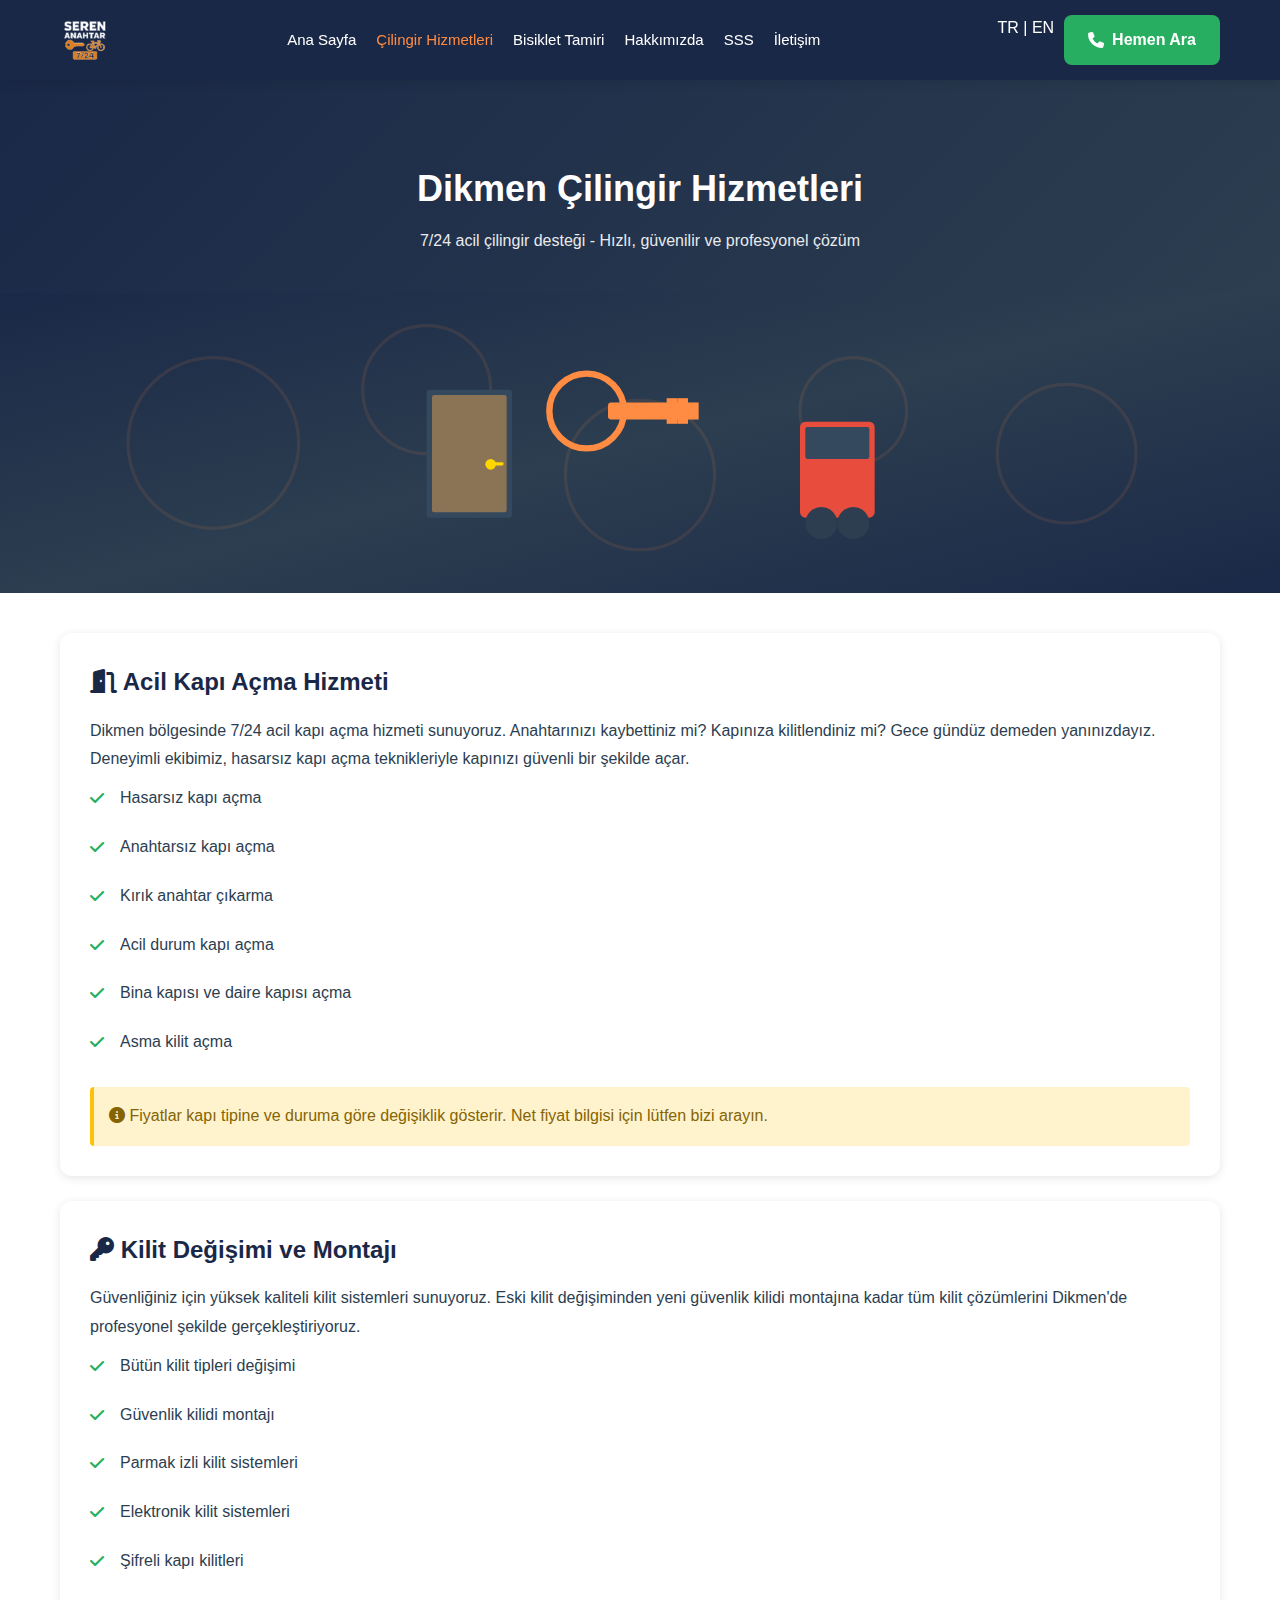
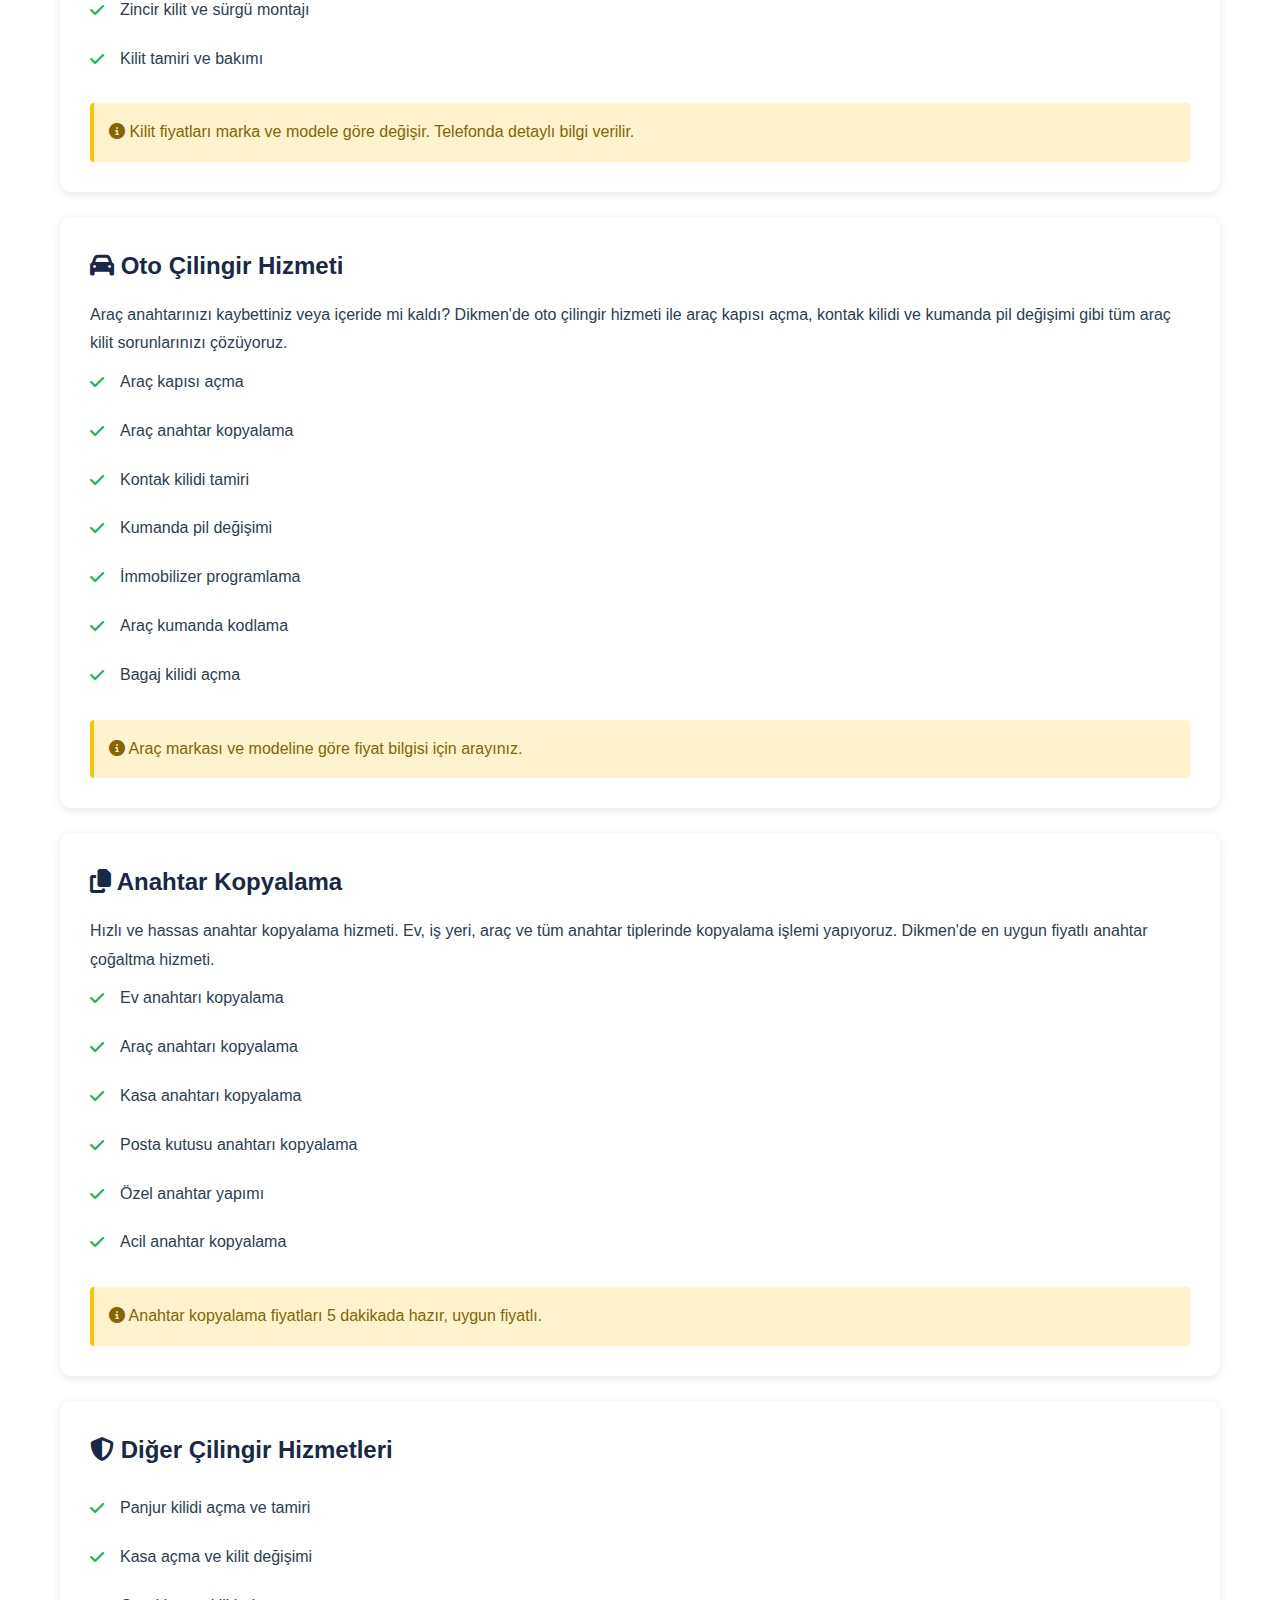
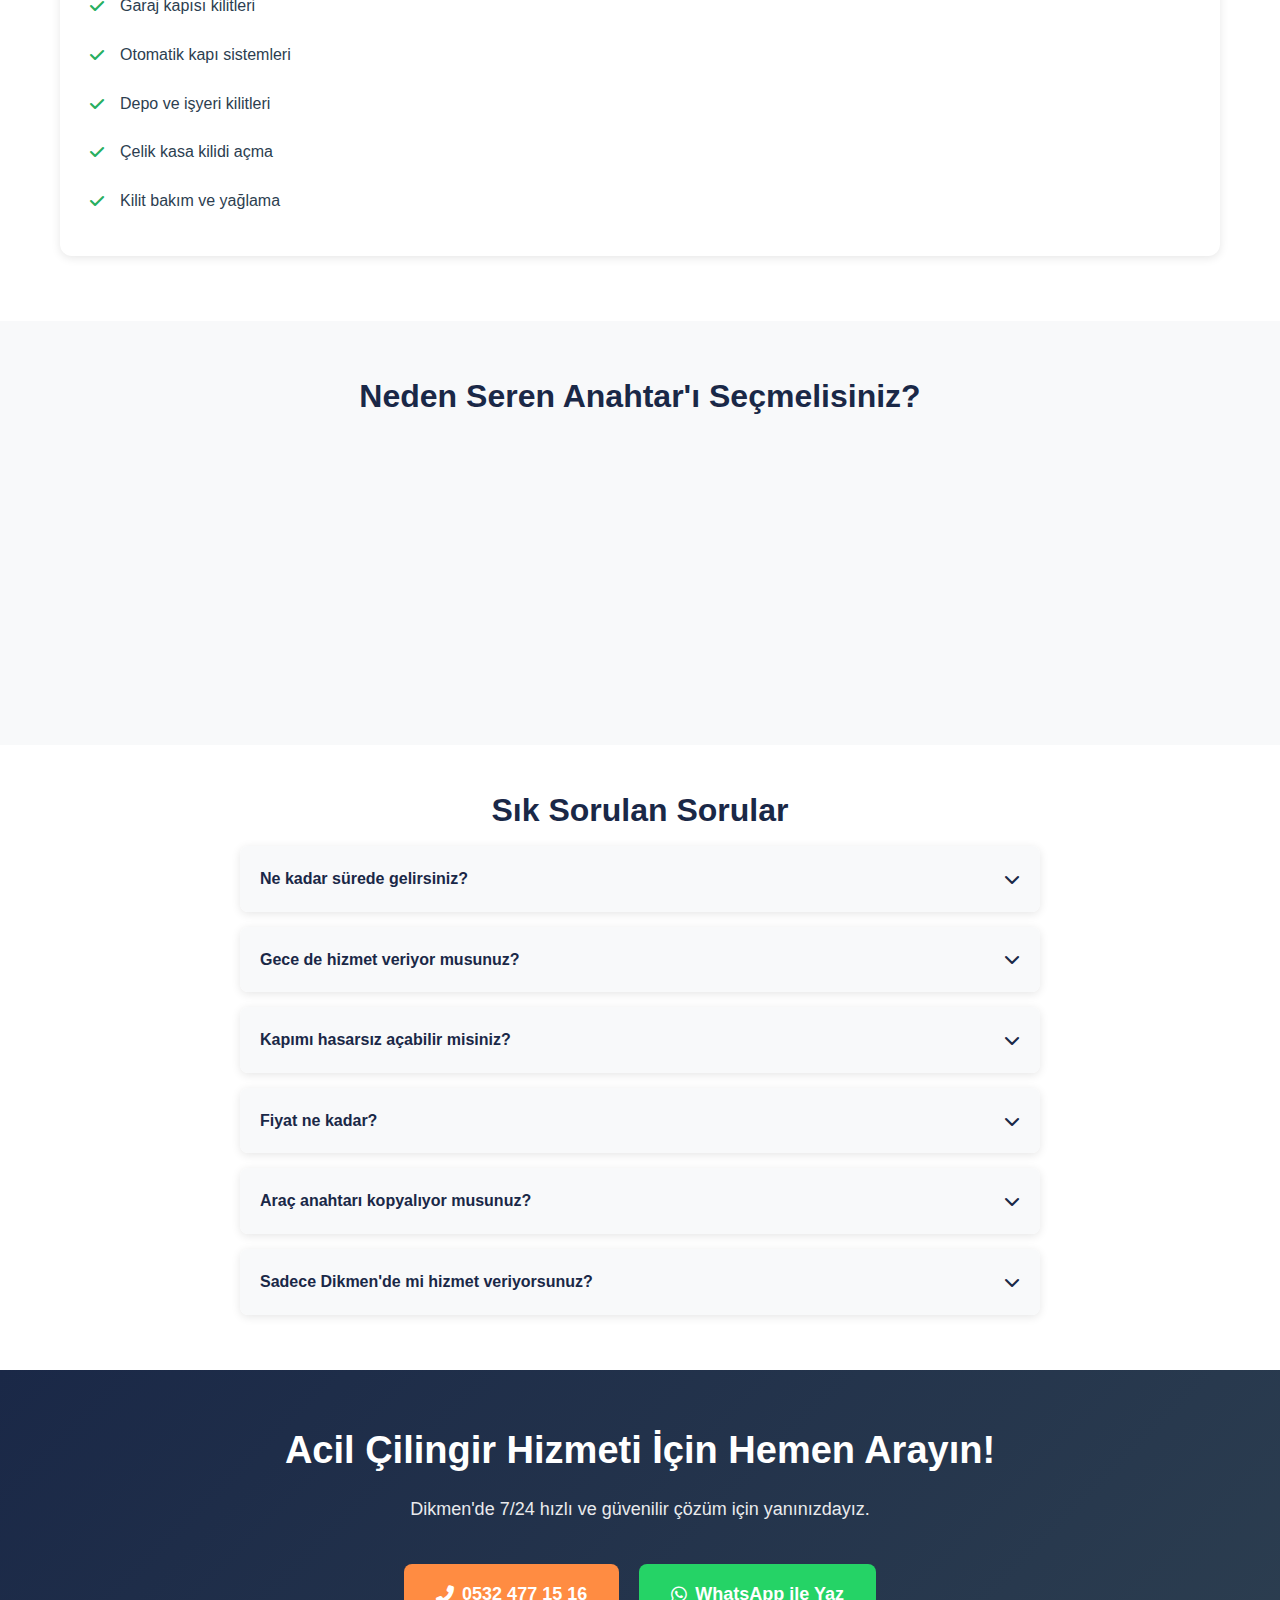
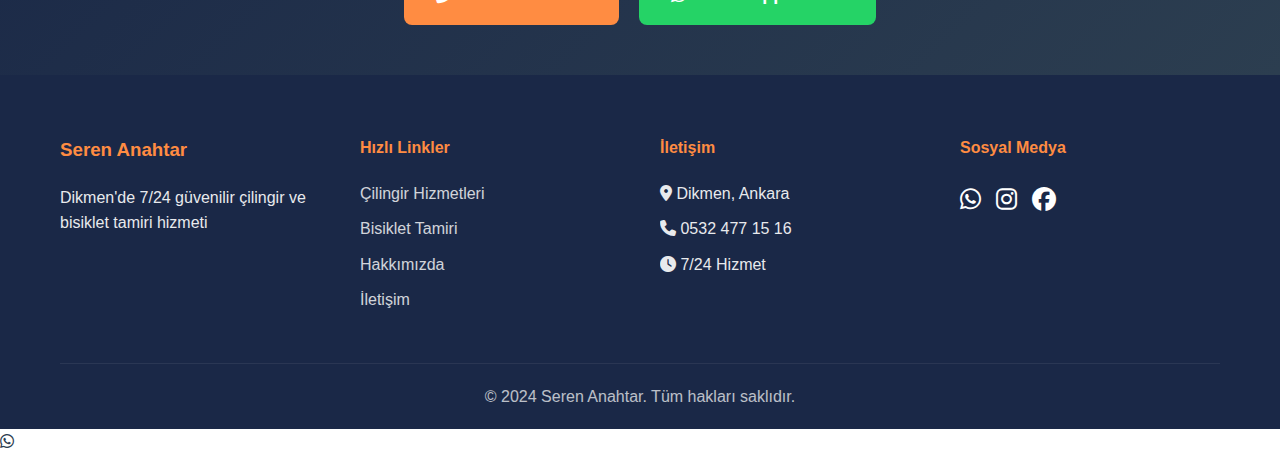
<file: cilingir-hizmetleri.html>
<!DOCTYPE html>
<html lang="tr">
<head>
    <meta charset="UTF-8">
    <meta name="viewport" content="width=device-width, initial-scale=1.0">
    <meta name="description" content="Dikmen'de 7/24 acil çilingir hizmeti. Kapı açma, kilit değişimi, oto çilingir, anahtar kopyalama. Hızlı ve güvenilir çözüm.">
    <meta name="keywords" content="Dikmen çilingir, acil çilingir Dikmen, kapı açma, kilit değişimi Dikmen, oto çilingir Ankara, anahtar kopyalama, 7/24 çilingir">
    <title>Çilingir Hizmetleri - Dikmen 7/24 Acil Çilingir | Seren Anahtar</title>
    <link rel="stylesheet" href="css/style.css">
    <link rel="stylesheet" href="https://cdnjs.cloudflare.com/ajax/libs/font-awesome/6.4.0/css/all.min.css">
    
    <!-- Google tag (gtag.js) -->
    <script async src="https://www.googletagmanager.com/gtag/js?id=G-9940DQK9ZR"></script>
    <script>
      window.dataLayer = window.dataLayer || [];
      function gtag(){dataLayer.push(arguments);}
      gtag('js', new Date());

      gtag('config', 'G-9940DQK9ZR');
    </script>
</head>
<body>
    <!-- Animasyonlu Anahtar İkonu -->
    <div class="floating-key">
        <i class="fas fa-key"></i>
    </div>

    <!-- Sabit Üst Menü -->
    <header class="header">
        <div class="container">
            <div class="header-content">
                <a href="/" class="logo">
                    <img src="images/seren-anahtar-logo.png" alt="Seren Anahtar Logo">
                </a>
                <nav class="nav-menu" id="navMenu">
                    <a href="/">Ana Sayfa</a>
                    <a href="cilingir-hizmetleri.html">Çilingir Hizmetleri</a>
                    <a href="bisiklet-tamiri.html">Bisiklet Tamiri</a>
                    <a href="hakkimizda.html">Hakkımızda</a>
                    <a href="sss.html">SSS</a>
                    <a href="iletisim.html">İletişim</a>
                </nav>
                <div class="header-buttons">
                    <div class="lang-switcher">
                        <a href="/cilingir-hizmetleri.html" class="active">TR</a>
                        <span>|</span>
                        <a href="/en/locksmith-services.html">EN</a>
                    </div>
                    <a href="tel:+905324771516" class="btn btn-call">
                        <i class="fas fa-phone"></i>
                        <span>Hemen Ara</span>
                    </a>
                </div>
                <button class="mobile-menu-toggle" id="mobileMenuToggle">
                    <i class="fas fa-bars"></i>
                </button>
            </div>
        </div>
    </header>

    <!-- Sayfa Başlığı -->
    <section class="page-header">
        <div class="container">
            <h1>Dikmen Çilingir Hizmetleri</h1>
            <p>7/24 acil çilingir desteği - Hızlı, güvenilir ve profesyonel çözüm</p>
        </div>
    </section>

    <!-- Banner -->
    <div class="page-banner">
        <img src="images/banner-cilingir.svg" alt="Çilingir Hizmetleri">
    </div>

    <!-- Hizmet Detayları -->
    <section class="content-section">
        <div class="container">
            <div class="content-box">
                <h3><i class="fas fa-door-open"></i> Acil Kapı Açma Hizmeti</h3>
                <p>
                    Dikmen bölgesinde 7/24 acil kapı açma hizmeti sunuyoruz. Anahtarınızı kaybettiniz mi? Kapınıza kilitlendiniz mi? 
                    Gece gündüz demeden yanınızdayız. Deneyimli ekibimiz, hasarsız kapı açma teknikleriyle kapınızı güvenli bir şekilde açar.
                </p>
                <ul>
                    <li>Hasarsız kapı açma</li>
                    <li>Anahtarsız kapı açma</li>
                    <li>Kırık anahtar çıkarma</li>
                    <li>Acil durum kapı açma</li>
                    <li>Bina kapısı ve daire kapısı açma</li>
                    <li>Asma kilit açma</li>
                </ul>
                <div class="price-note">
                    <p><i class="fas fa-info-circle"></i> Fiyatlar kapı tipine ve duruma göre değişiklik gösterir. Net fiyat bilgisi için lütfen bizi arayın.</p>
                </div>
            </div>

            <div class="content-box">
                <h3><i class="fas fa-key"></i> Kilit Değişimi ve Montajı</h3>
                <p>
                    Güvenliğiniz için yüksek kaliteli kilit sistemleri sunuyoruz. Eski kilit değişiminden yeni güvenlik kilidi montajına 
                    kadar tüm kilit çözümlerini Dikmen'de profesyonel şekilde gerçekleştiriyoruz.
                </p>
                <ul>
                    <li>Bütün kilit tipleri değişimi</li>
                    <li>Güvenlik kilidi montajı</li>
                    <li>Parmak izli kilit sistemleri</li>
                    <li>Elektronik kilit sistemleri</li>
                    <li>Şifreli kapı kilitleri</li>
                    <li>Zincir kilit ve sürgü montajı</li>
                    <li>Kilit tamiri ve bakımı</li>
                </ul>
                <div class="price-note">
                    <p><i class="fas fa-info-circle"></i> Kilit fiyatları marka ve modele göre değişir. Telefonda detaylı bilgi verilir.</p>
                </div>
            </div>

            <div class="content-box">
                <h3><i class="fas fa-car"></i> Oto Çilingir Hizmeti</h3>
                <p>
                    Araç anahtarınızı kaybettiniz veya içeride mi kaldı? Dikmen'de oto çilingir hizmeti ile araç kapısı açma, 
                    kontak kilidi ve kumanda pil değişimi gibi tüm araç kilit sorunlarınızı çözüyoruz.
                </p>
                <ul>
                    <li>Araç kapısı açma</li>
                    <li>Araç anahtar kopyalama</li>
                    <li>Kontak kilidi tamiri</li>
                    <li>Kumanda pil değişimi</li>
                    <li>İmmobilizer programlama</li>
                    <li>Araç kumanda kodlama</li>
                    <li>Bagaj kilidi açma</li>
                </ul>
                <div class="price-note">
                    <p><i class="fas fa-info-circle"></i> Araç markası ve modeline göre fiyat bilgisi için arayınız.</p>
                </div>
            </div>

            <div class="content-box">
                <h3><i class="fas fa-copy"></i> Anahtar Kopyalama</h3>
                <p>
                    Hızlı ve hassas anahtar kopyalama hizmeti. Ev, iş yeri, araç ve tüm anahtar tiplerinde kopyalama işlemi yapıyoruz. 
                    Dikmen'de en uygun fiyatlı anahtar çoğaltma hizmeti.
                </p>
                <ul>
                    <li>Ev anahtarı kopyalama</li>
                    <li>Araç anahtarı kopyalama</li>
                    <li>Kasa anahtarı kopyalama</li>
                    <li>Posta kutusu anahtarı kopyalama</li>
                    <li>Özel anahtar yapımı</li>
                    <li>Acil anahtar kopyalama</li>
                </ul>
                <div class="price-note">
                    <p><i class="fas fa-info-circle"></i> Anahtar kopyalama fiyatları 5 dakikada hazır, uygun fiyatlı.</p>
                </div>
            </div>

            <div class="content-box">
                <h3><i class="fas fa-shield-alt"></i> Diğer Çilingir Hizmetleri</h3>
                <ul>
                    <li>Panjur kilidi açma ve tamiri</li>
                    <li>Kasa açma ve kilit değişimi</li>
                    <li>Garaj kapısı kilitleri</li>
                    <li>Otomatik kapı sistemleri</li>
                    <li>Depo ve işyeri kilitleri</li>
                    <li>Çelik kasa kilidi açma</li>
                    <li>Kilit bakım ve yağlama</li>
                </ul>
            </div>
        </div>
    </section>

    <!-- Neden Bizi Seçmelisiniz -->
    <section class="services-detail" style="background: var(--light-bg);">
        <div class="container">
            <h2 class="section-title">Neden Seren Anahtar'ı Seçmelisiniz?</h2>
            <div class="services-grid-4">
                <div class="service-box">
                    <div class="service-box-icon">
                        <i class="fas fa-clock"></i>
                    </div>
                    <h4>7/24 Hizmet</h4>
                    <p>Gece gündüz, hafta sonu dahil her zaman yanınızdayız</p>
                </div>
                <div class="service-box">
                    <div class="service-box-icon">
                        <i class="fas fa-bolt"></i>
                    </div>
                    <h4>Hızlı Ulaşım</h4>
                    <p>Dikmen'de 15-20 dakika içinde yerinizde oluyoruz</p>
                </div>
                <div class="service-box">
                    <div class="service-box-icon">
                        <i class="fas fa-certificate"></i>
                    </div>
                    <h4>Profesyonel Ekip</h4>
                    <p>Deneyimli ve sertifikalı ustalarımızla güvenli hizmet</p>
                </div>
                <div class="service-box">
                    <div class="service-box-icon">
                        <i class="fas fa-hand-holding-usd"></i>
                    </div>
                    <h4>Uygun Fiyat</h4>
                    <p>Şeffaf ve dürüst fiyatlandırma, ek ücret yok</p>
                </div>
            </div>
        </div>
    </section>

    <!-- SSS Bölümü -->
    <section class="content-section">
        <div class="container">
            <h2 class="section-title">Sık Sorulan Sorular</h2>
            <div class="accordion">
                <div class="accordion-item">
                    <div class="accordion-header">
                        <span>Ne kadar sürede gelirsiniz?</span>
                        <i class="fas fa-chevron-down"></i>
                    </div>
                    <div class="accordion-content">
                        <div class="accordion-content-inner">
                            Dikmen bölgesinde 15-20 dakika içinde adresinizde oluyoruz. Trafik durumuna göre süre değişiklik gösterebilir ancak acil durumlar için en hızlı şekilde yola çıkıyoruz.
                        </div>
                    </div>
                </div>
                
                <div class="accordion-item">
                    <div class="accordion-header">
                        <span>Gece de hizmet veriyor musunuz?</span>
                        <i class="fas fa-chevron-down"></i>
                    </div>
                    <div class="accordion-content">
                        <div class="accordion-content-inner">
                            Evet, 7/24 kesintisiz hizmet veriyoruz. Gece yarısı bile olsa arayabilir, acil çilingir hizmeti alabilirsiniz.
                        </div>
                    </div>
                </div>
                
                <div class="accordion-item">
                    <div class="accordion-header">
                        <span>Kapımı hasarsız açabilir misiniz?</span>
                        <i class="fas fa-chevron-down"></i>
                    </div>
                    <div class="accordion-content">
                        <div class="accordion-content-inner">
                            Evet, profesyonel ekipmanlarımız ve tecrübemizle çoğu kapıyı hasarsız şekilde açabiliyoruz. Kapı tipine göre en uygun yöntemi kullanıyoruz.
                        </div>
                    </div>
                </div>
                
                <div class="accordion-item">
                    <div class="accordion-header">
                        <span>Fiyat ne kadar?</span>
                        <i class="fas fa-chevron-down"></i>
                    </div>
                    <div class="accordion-content">
                        <div class="accordion-content-inner">
                            Fiyatlar işlem tipine, kapı çeşidine ve kilit tipine göre değişiklik göstermektedir. Telefon ile aradığınızda durumunuzu anlattıktan sonra net fiyat bilgisi verilir. Şeffaf ve dürüst fiyatlandırma politikamız vardır.
                        </div>
                    </div>
                </div>
                
                <div class="accordion-item">
                    <div class="accordion-header">
                        <span>Araç anahtarı kopyalıyor musunuz?</span>
                        <i class="fas fa-chevron-down"></i>
                    </div>
                    <div class="accordion-content">
                        <div class="accordion-content-inner">
                            Evet, çoğu araç markasının anahtar ve kumanda kopyalamasını yapabiliyoruz. İmmobilizer programlama ve kodlama işlemleri de yapılmaktadır.
                        </div>
                    </div>
                </div>
                
                <div class="accordion-item">
                    <div class="accordion-header">
                        <span>Sadece Dikmen'de mi hizmet veriyorsunuz?</span>
                        <i class="fas fa-chevron-down"></i>
                    </div>
                    <div class="accordion-content">
                        <div class="accordion-content-inner">
                            Merkez noktamız Dikmen olmakla birlikte, Ankara'nın Çankaya, Yenimahalle ve çevre ilçelerine de hizmet vermekteyiz. Detaylı bilgi için arayabilirsiniz.
                        </div>
                    </div>
                </div>
            </div>
        </div>
    </section>

    <!-- Son Çağrı -->
    <section class="cta">
        <div class="container">
            <div class="cta-content">
                <h2>Acil Çilingir Hizmeti İçin Hemen Arayın!</h2>
                <p>Dikmen'de 7/24 hızlı ve güvenilir çözüm için yanınızdayız.</p>
                <div class="cta-buttons">
                    <a href="tel:+905324771516" class="btn btn-primary btn-large">
                        <i class="fas fa-phone-alt"></i>
                        0532 477 15 16
                    </a>
                    <a href="https://wa.me/905324771516" target="_blank" class="btn btn-whatsapp btn-large">
                        <i class="fab fa-whatsapp"></i>
                        WhatsApp ile Yaz
                    </a>
                </div>
            </div>
        </div>
    </section>

    <!-- Footer -->
    <footer class="footer">
        <div class="container">
            <div class="footer-content">
                <div class="footer-section">
                    <h3>Seren Anahtar</h3>
                    <p>Dikmen'de 7/24 güvenilir çilingir ve bisiklet tamiri hizmeti</p>
                </div>
                <div class="footer-section">
                    <h4>Hızlı Linkler</h4>
                    <ul>
                        <li><a href="cilingir-hizmetleri.html">Çilingir Hizmetleri</a></li>
                        <li><a href="bisiklet-tamiri.html">Bisiklet Tamiri</a></li>
                        <li><a href="hakkimizda.html">Hakkımızda</a></li>
                        <li><a href="iletisim.html">İletişim</a></li>
                    </ul>
                </div>
                <div class="footer-section">
                    <h4>İletişim</h4>
                    <p><i class="fas fa-map-marker-alt"></i> Dikmen, Ankara</p>
                    <p><i class="fas fa-phone"></i> 0532 477 15 16</p>
                    <p><i class="fas fa-clock"></i> 7/24 Hizmet</p>
                </div>
                <div class="footer-section">
                    <h4>Sosyal Medya</h4>
                    <div class="social-links">
                        <a href="https://wa.me/905324771516" target="_blank"><i class="fab fa-whatsapp"></i></a>
                        <a href="#"><i class="fab fa-instagram"></i></a>
                        <a href="#"><i class="fab fa-facebook"></i></a>
                    </div>
                </div>
            </div>
            <div class="footer-bottom">
                <p>&copy; 2024 Seren Anahtar. Tüm hakları saklıdır.</p>
            </div>
        </div>
    </footer>

    <!-- Mobil Sabit Arama Butonu -->
    <a href="tel:+905324771516" class="mobile-call-btn">
        <i class="fas fa-phone-alt"></i>
        <span>Hemen Ara</span>
    </a>

    <!-- WhatsApp Floating Button -->
    <a href="https://wa.me/905324771516" target="_blank" class="whatsapp-float" aria-label="WhatsApp">
        <i class="fab fa-whatsapp"></i>
    </a>

    <script src="js/script.js"></script>
</body>
</html>
</file>
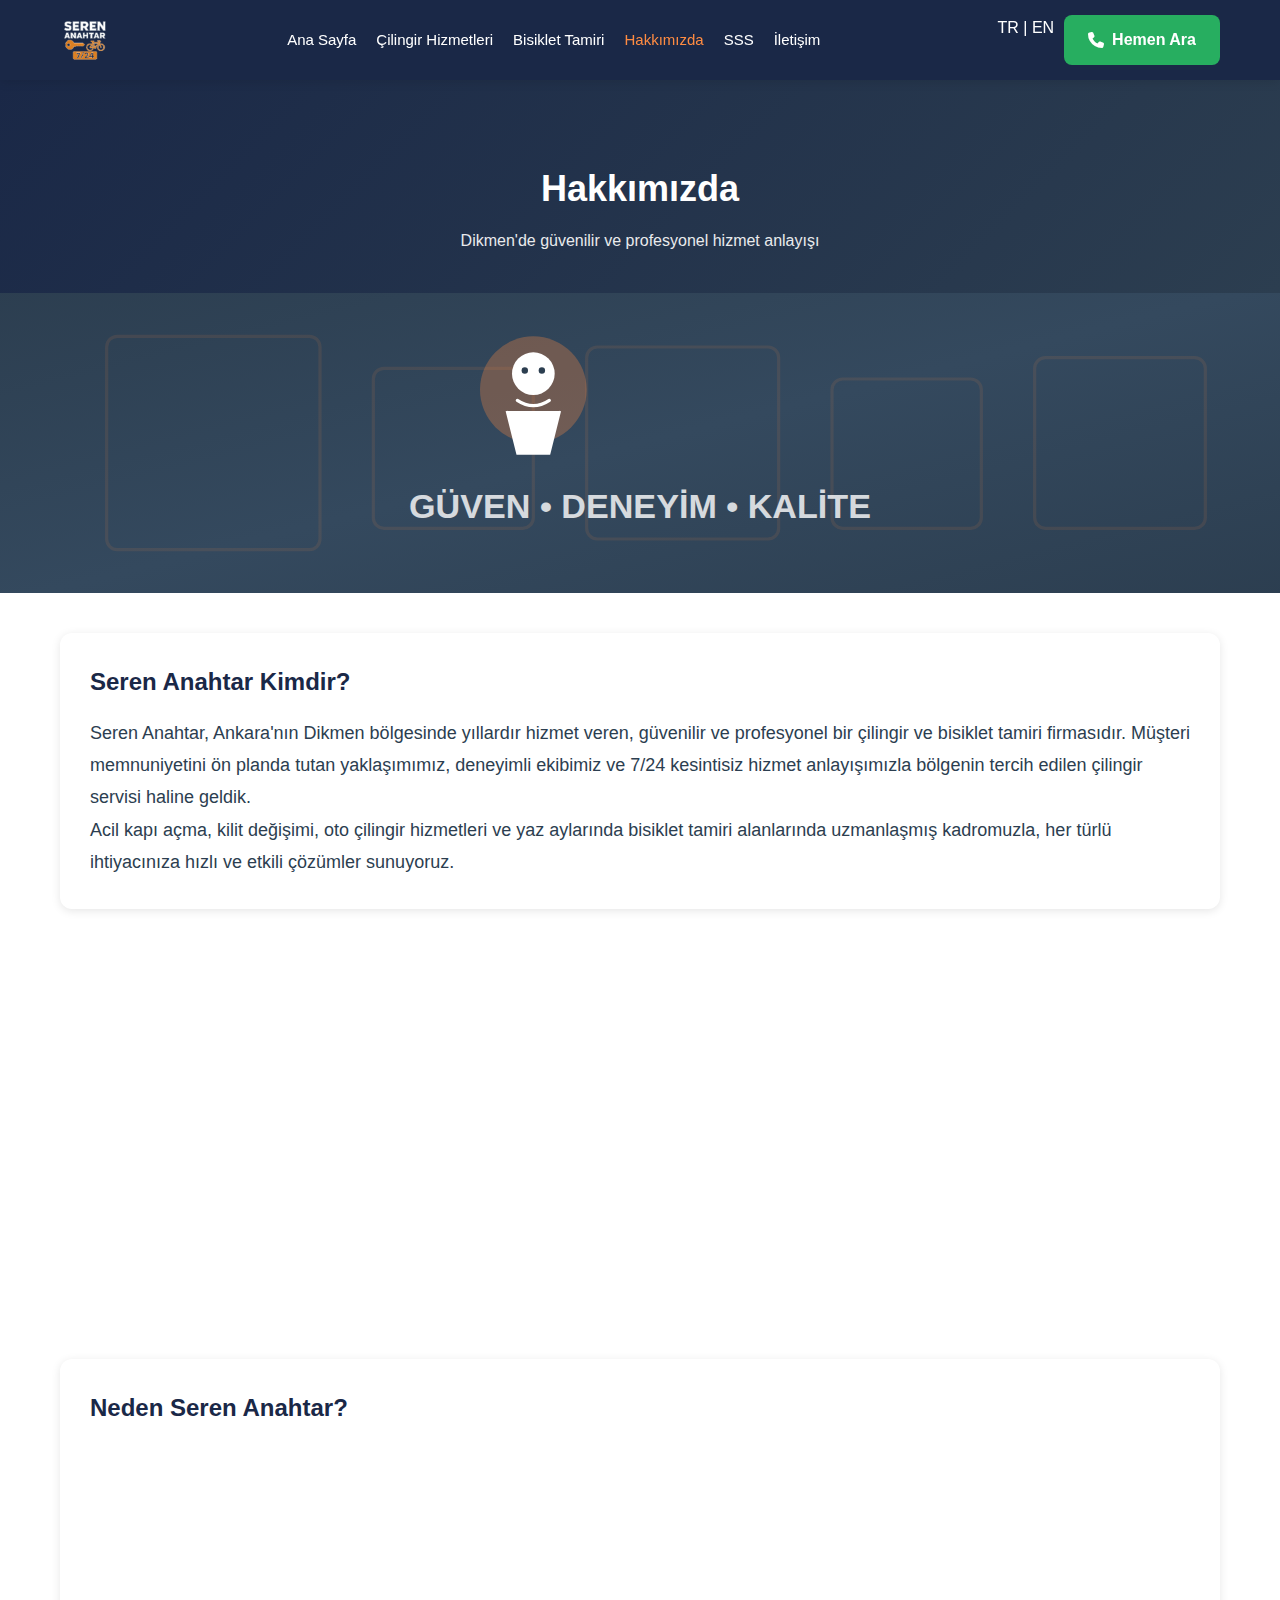
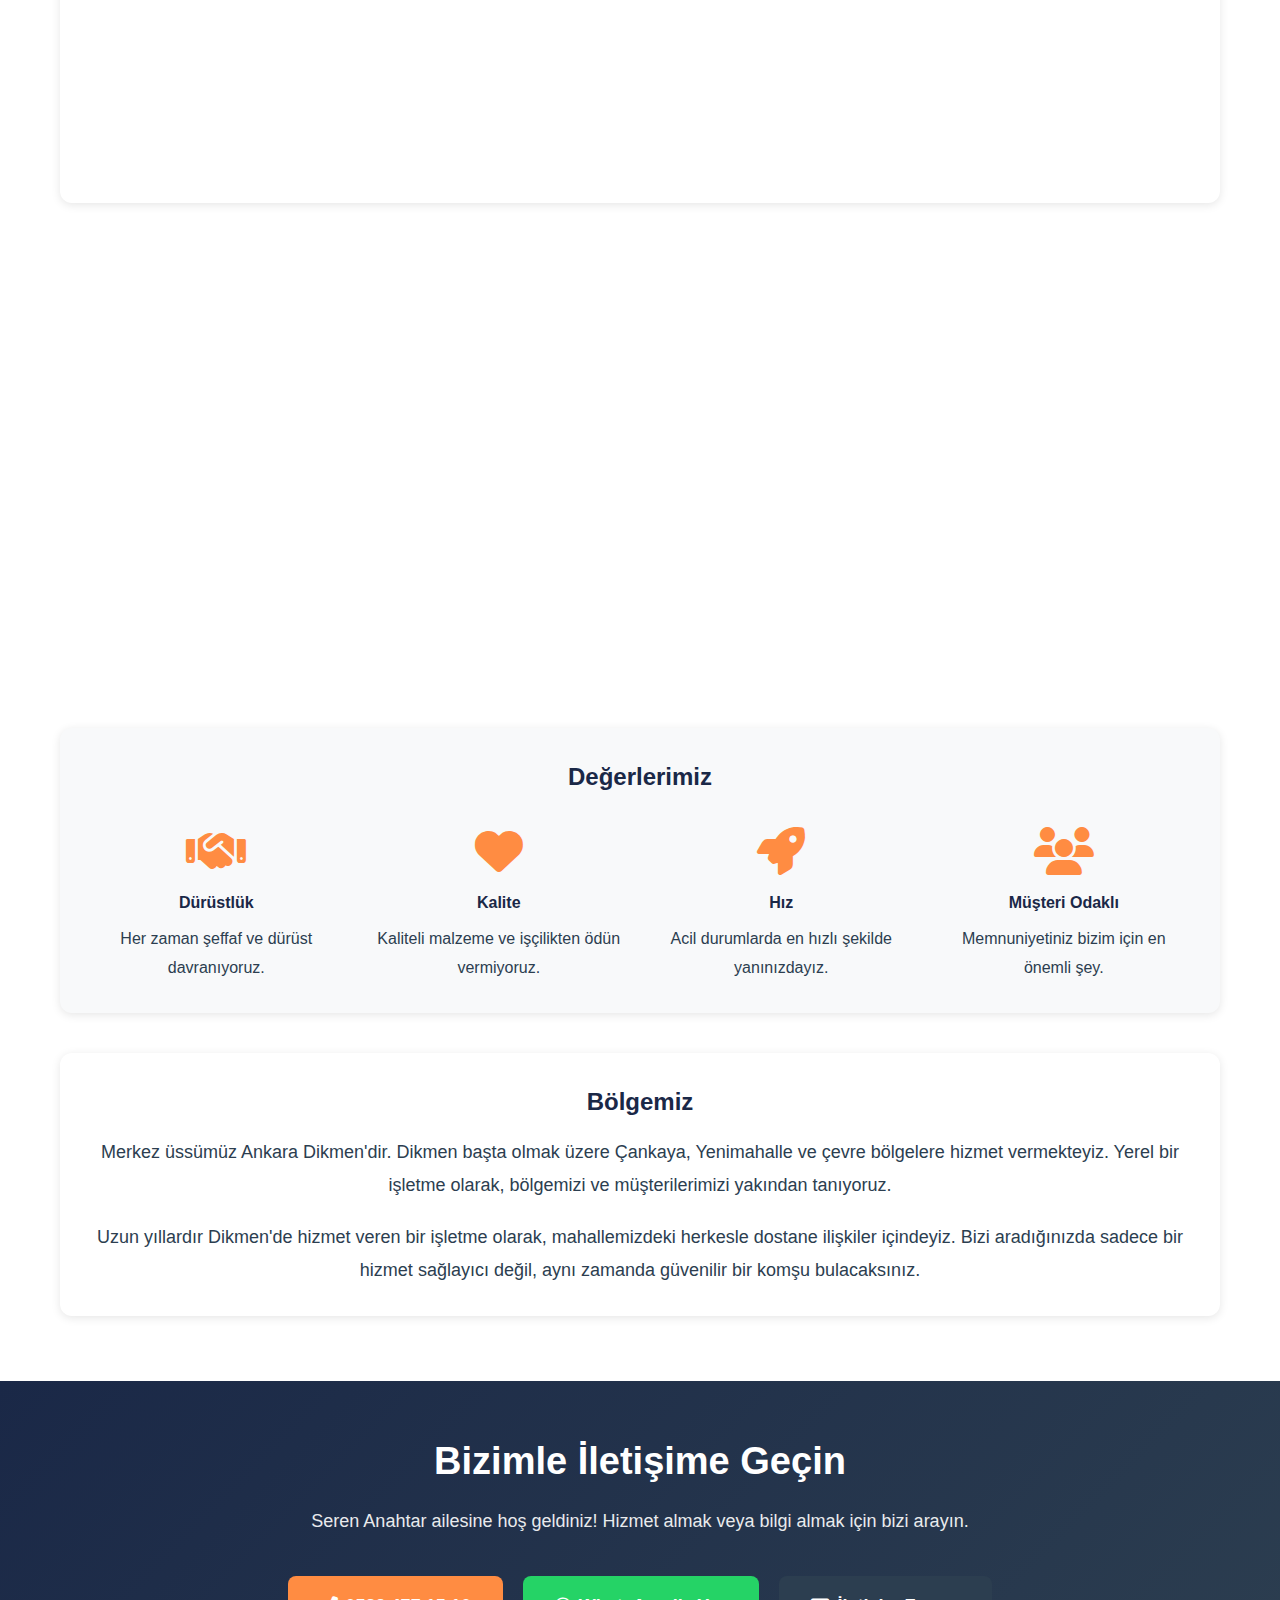
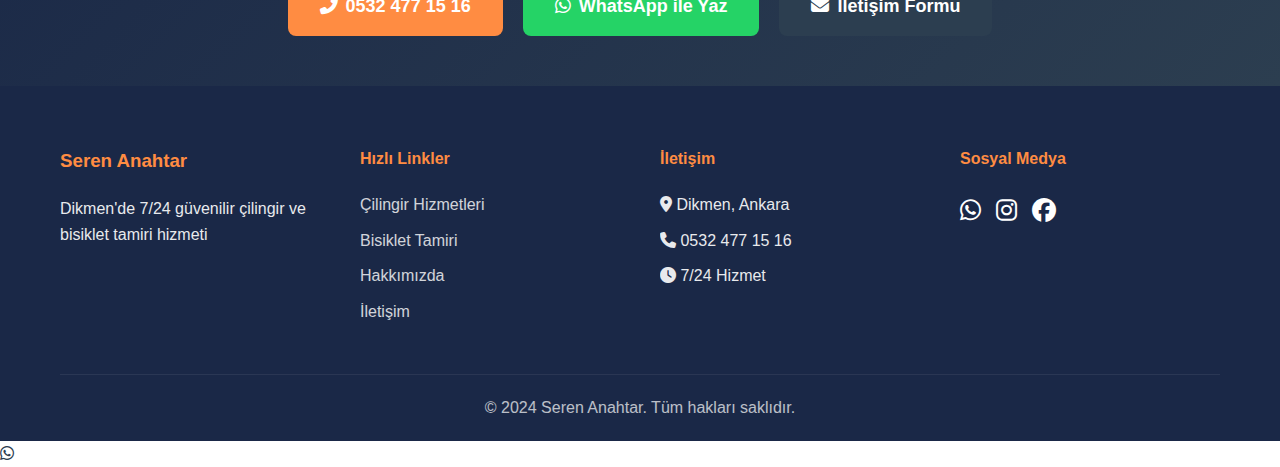
<file: hakkimizda.html>
<!DOCTYPE html>
<html lang="tr">
<head>
    <meta charset="UTF-8">
    <meta name="viewport" content="width=device-width, initial-scale=1.0">
    <meta name="description" content="Seren Anahtar - Dikmen'de güvenilir çilingir ve bisiklet tamiri hizmeti. Deneyim, güvenilirlik ve dürüst fiyat politikası.">
    <meta name="keywords" content="Seren Anahtar, Dikmen çilingir, hakkımızda, güvenilir çilingir Ankara">
    <title>Hakkımızda - Seren Anahtar | Dikmen Çilingir ve Bisiklet Tamiri</title>
    <link rel="stylesheet" href="css/style.css">
    <link rel="stylesheet" href="https://cdnjs.cloudflare.com/ajax/libs/font-awesome/6.4.0/css/all.min.css">
    
    <!-- Google tag (gtag.js) -->
    <script async src="https://www.googletagmanager.com/gtag/js?id=G-9940DQK9ZR"></script>
    <script>
      window.dataLayer = window.dataLayer || [];
      function gtag(){dataLayer.push(arguments);}
      gtag('js', new Date());

      gtag('config', 'G-9940DQK9ZR');
    </script>
</head>
<body>
    <!-- Animasyonlu Anahtar İkonu -->
    <div class="floating-key">
        <i class="fas fa-key"></i>
    </div>

    <!-- Sabit Üst Menü -->
    <header class="header">
        <div class="container">
            <div class="header-content">
                <a href="/" class="logo">
                    <img src="images/seren-anahtar-logo.png" alt="Seren Anahtar Logo">
                </a>
                <nav class="nav-menu" id="navMenu">
                    <a href="/">Ana Sayfa</a>
                    <a href="cilingir-hizmetleri.html">Çilingir Hizmetleri</a>
                    <a href="bisiklet-tamiri.html">Bisiklet Tamiri</a>
                    <a href="hakkimizda.html">Hakkımızda</a>
                    <a href="sss.html">SSS</a>
                    <a href="iletisim.html">İletişim</a>
                </nav>
                <div class="header-buttons">
                    <div class="lang-switcher">
                        <a href="/hakkimizda.html" class="active">TR</a>
                        <span>|</span>
                        <a href="/en/about.html">EN</a>
                    </div>
                    <a href="tel:+905324771516" class="btn btn-call">
                        <i class="fas fa-phone"></i>
                        <span>Hemen Ara</span>
                    </a>
                </div>
                <button class="mobile-menu-toggle" id="mobileMenuToggle">
                    <i class="fas fa-bars"></i>
                </button>
            </div>
        </div>
    </header>

    <!-- Sayfa Başlığı -->
    <section class="page-header">
        <div class="container">
            <h1>Hakkımızda</h1>
            <p>Dikmen'de güvenilir ve profesyonel hizmet anlayışı</p>
        </div>
    </section>

    <!-- Banner -->
    <div class="page-banner">
        <img src="images/banner-hakkimizda.svg" alt="Hakkımızda">
    </div>

    <!-- Hakkımızda İçerik -->
    <section class="content-section">
        <div class="container">
            <div class="content-box">
                <h3>Seren Anahtar Kimdir?</h3>
                <p style="font-size: 18px; line-height: 1.8;">
                    Seren Anahtar, Ankara'nın Dikmen bölgesinde yıllardır hizmet veren, güvenilir ve profesyonel bir çilingir 
                    ve bisiklet tamiri firmasıdır. Müşteri memnuniyetini ön planda tutan yaklaşımımız, deneyimli ekibimiz ve 
                    7/24 kesintisiz hizmet anlayışımızla bölgenin tercih edilen çilingir servisi haline geldik.
                </p>
                <p style="font-size: 18px; line-height: 1.8;">
                    Acil kapı açma, kilit değişimi, oto çilingir hizmetleri ve yaz aylarında bisiklet tamiri alanlarında 
                    uzmanlaşmış kadromuzla, her türlü ihtiyacınıza hızlı ve etkili çözümler sunuyoruz.
                </p>
            </div>

            <div class="services-grid" style="margin-top: 50px;">
                <div class="service-card">
                    <div class="service-icon">
                        <i class="fas fa-award"></i>
                    </div>
                    <h3>Deneyim ve Uzmanlık</h3>
                    <p>Yılların getirdiği tecrübe ve sürekli kendini geliştiren ekibimizle, her türlü kilit ve bisiklet sorununa profesyonel çözümler üretiyoruz. Sertifikalı ustalarımız, en karmaşık işleri bile titizlikle hallediyor.</p>
                </div>
                
                <div class="service-card">
                    <div class="service-icon">
                        <i class="fas fa-shield-alt"></i>
                    </div>
                    <h3>Güvenilirlik</h3>
                    <p>Dikmen'de yerel esnaf olarak, güven en büyük sermayemizdir. Her işimizde dürüstlük ve şeffaflık ilkesiyle hareket ediyoruz. Müşterilerimizin güvenini kazanmak ve sürdürmek için çalışıyoruz.</p>
                </div>
            </div>

            <div class="content-box" style="margin-top: 40px;">
                <h3>Neden Seren Anahtar?</h3>
                <div class="bike-services-list">
                    <div class="bike-service-item">
                        <i class="fas fa-clock"></i>
                        <span><strong>7/24 Kesintisiz Hizmet:</strong> Gece gündüz, hafta sonu ve tatil günlerinde bile yanınızdayız.</span>
                    </div>
                    <div class="bike-service-item">
                        <i class="fas fa-map-marked-alt"></i>
                        <span><strong>Yerel ve Hızlı:</strong> Dikmen'de olduğumuz için adresinize 15-20 dakikada ulaşıyoruz.</span>
                    </div>
                    <div class="bike-service-item">
                        <i class="fas fa-hand-holding-usd"></i>
                        <span><strong>Dürüst Fiyat Politikası:</strong> Şeffaf fiyatlandırma, gizli ücret yok. İşe başlamadan önce net fiyat bilgisi veriyoruz.</span>
                    </div>
                    <div class="bike-service-item">
                        <i class="fas fa-tools"></i>
                        <span><strong>Profesyonel Ekipman:</strong> Modern araç gereçler ve kaliteli malzemelerle çalışıyoruz.</span>
                    </div>
                    <div class="bike-service-item">
                        <i class="fas fa-smile"></i>
                        <span><strong>Müşteri Memnuniyeti:</strong> İşimizi severek yapıyor, her müşterimize özel önem gösteriyoruz.</span>
                    </div>
                    <div class="bike-service-item">
                        <i class="fas fa-certificate"></i>
                        <span><strong>Garanti:</strong> Yaptığımız işler ve değiştirdiğimiz parçalar için garanti veriyoruz.</span>
                    </div>
                </div>
            </div>

            <div class="services-grid" style="margin-top: 50px;">
                <div class="service-card">
                    <div class="service-icon" style="color: var(--accent-orange);">
                        <i class="fas fa-lock"></i>
                    </div>
                    <h3>Çilingir Hizmetleri</h3>
                    <p>Acil kapı açma, kilit değişimi, oto çilingir ve anahtar kopyalama gibi tüm çilingir hizmetlerinde profesyonel destek. 7/24 acil müdahale ekibimizle her an ulaşılabilir durumdayız.</p>
                    <a href="cilingir-hizmetleri.html" class="btn btn-secondary" style="margin-top: 15px;">
                        Detaylı Bilgi
                        <i class="fas fa-arrow-right"></i>
                    </a>
                </div>
                
                <div class="service-card">
                    <div class="service-icon" style="color: var(--accent-green);">
                        <i class="fas fa-bicycle"></i>
                    </div>
                    <h3>Bisiklet Tamiri</h3>
                    <p>Yaz aylarında verdiğimiz bisiklet tamiri ve bakım hizmetleriyle, bisikletinizin her zaman sorunsuz çalışmasını sağlıyoruz. Fren, vites, lastik ve genel bakım işlemleri.</p>
                    <a href="bisiklet-tamiri.html" class="btn btn-secondary" style="margin-top: 15px;">
                        Detaylı Bilgi
                        <i class="fas fa-arrow-right"></i>
                    </a>
                </div>
            </div>

            <div class="content-box" style="margin-top: 50px; background: var(--light-bg);">
                <h3 style="text-align: center; margin-bottom: 30px;">Değerlerimiz</h3>
                <div style="display: grid; grid-template-columns: repeat(auto-fit, minmax(250px, 1fr)); gap: 30px;">
                    <div style="text-align: center;">
                        <i class="fas fa-handshake" style="font-size: 48px; color: var(--accent-orange); margin-bottom: 15px;"></i>
                        <h4 style="color: var(--primary-color); margin-bottom: 10px;">Dürüstlük</h4>
                        <p>Her zaman şeffaf ve dürüst davranıyoruz.</p>
                    </div>
                    <div style="text-align: center;">
                        <i class="fas fa-heart" style="font-size: 48px; color: var(--accent-orange); margin-bottom: 15px;"></i>
                        <h4 style="color: var(--primary-color); margin-bottom: 10px;">Kalite</h4>
                        <p>Kaliteli malzeme ve işçilikten ödün vermiyoruz.</p>
                    </div>
                    <div style="text-align: center;">
                        <i class="fas fa-rocket" style="font-size: 48px; color: var(--accent-orange); margin-bottom: 15px;"></i>
                        <h4 style="color: var(--primary-color); margin-bottom: 10px;">Hız</h4>
                        <p>Acil durumlarda en hızlı şekilde yanınızdayız.</p>
                    </div>
                    <div style="text-align: center;">
                        <i class="fas fa-users" style="font-size: 48px; color: var(--accent-orange); margin-bottom: 15px;"></i>
                        <h4 style="color: var(--primary-color); margin-bottom: 10px;">Müşteri Odaklı</h4>
                        <p>Memnuniyetiniz bizim için en önemli şey.</p>
                    </div>
                </div>
            </div>

            <div class="content-box" style="margin-top: 40px; text-align: center;">
                <h3>Bölgemiz</h3>
                <p style="font-size: 18px; line-height: 1.8; margin-bottom: 20px;">
                    Merkez üssümüz Ankara Dikmen'dir. Dikmen başta olmak üzere Çankaya, Yenimahalle ve çevre bölgelere 
                    hizmet vermekteyiz. Yerel bir işletme olarak, bölgemizi ve müşterilerimizi yakından tanıyoruz.
                </p>
                <p style="font-size: 18px; line-height: 1.8;">
                    Uzun yıllardır Dikmen'de hizmet veren bir işletme olarak, mahallemizdeki herkesle dostane ilişkiler 
                    içindeyiz. Bizi aradığınızda sadece bir hizmet sağlayıcı değil, aynı zamanda güvenilir bir komşu 
                    bulacaksınız.
                </p>
            </div>
        </div>
    </section>

    <!-- Son Çağrı -->
    <section class="cta">
        <div class="container">
            <div class="cta-content">
                <h2>Bizimle İletişime Geçin</h2>
                <p>Seren Anahtar ailesine hoş geldiniz! Hizmet almak veya bilgi almak için bizi arayın.</p>
                <div class="cta-buttons">
                    <a href="tel:+905324771516" class="btn btn-primary btn-large">
                        <i class="fas fa-phone-alt"></i>
                        0532 477 15 16
                    </a>
                    <a href="https://wa.me/905324771516" target="_blank" class="btn btn-whatsapp btn-large">
                        <i class="fab fa-whatsapp"></i>
                        WhatsApp ile Yaz
                    </a>
                    <a href="iletisim.html" class="btn btn-secondary btn-large">
                        <i class="fas fa-envelope"></i>
                        İletişim Formu
                    </a>
                </div>
            </div>
        </div>
    </section>

    <!-- Footer -->
    <footer class="footer">
        <div class="container">
            <div class="footer-content">
                <div class="footer-section">
                    <h3>Seren Anahtar</h3>
                    <p>Dikmen'de 7/24 güvenilir çilingir ve bisiklet tamiri hizmeti</p>
                </div>
                <div class="footer-section">
                    <h4>Hızlı Linkler</h4>
                    <ul>
                        <li><a href="cilingir-hizmetleri.html">Çilingir Hizmetleri</a></li>
                        <li><a href="bisiklet-tamiri.html">Bisiklet Tamiri</a></li>
                        <li><a href="hakkimizda.html">Hakkımızda</a></li>
                        <li><a href="iletisim.html">İletişim</a></li>
                    </ul>
                </div>
                <div class="footer-section">
                    <h4>İletişim</h4>
                    <p><i class="fas fa-map-marker-alt"></i> Dikmen, Ankara</p>
                    <p><i class="fas fa-phone"></i> 0532 477 15 16</p>
                    <p><i class="fas fa-clock"></i> 7/24 Hizmet</p>
                </div>
                <div class="footer-section">
                    <h4>Sosyal Medya</h4>
                    <div class="social-links">
                        <a href="https://wa.me/905324771516" target="_blank"><i class="fab fa-whatsapp"></i></a>
                        <a href="#"><i class="fab fa-instagram"></i></a>
                        <a href="#"><i class="fab fa-facebook"></i></a>
                    </div>
                </div>
            </div>
            <div class="footer-bottom">
                <p>&copy; 2024 Seren Anahtar. Tüm hakları saklıdır.</p>
            </div>
        </div>
    </footer>

    <!-- Mobil Sabit Arama Butonu -->
    <a href="tel:+905324771516" class="mobile-call-btn">
        <i class="fas fa-phone-alt"></i>
        <span>Hemen Ara</span>
    </a>

    <!-- WhatsApp Floating Button -->
    <a href="https://wa.me/905324771516" target="_blank" class="whatsapp-float" aria-label="WhatsApp">
        <i class="fab fa-whatsapp"></i>
    </a>

    <script src="js/script.js"></script>
</body>
</html>
</file>
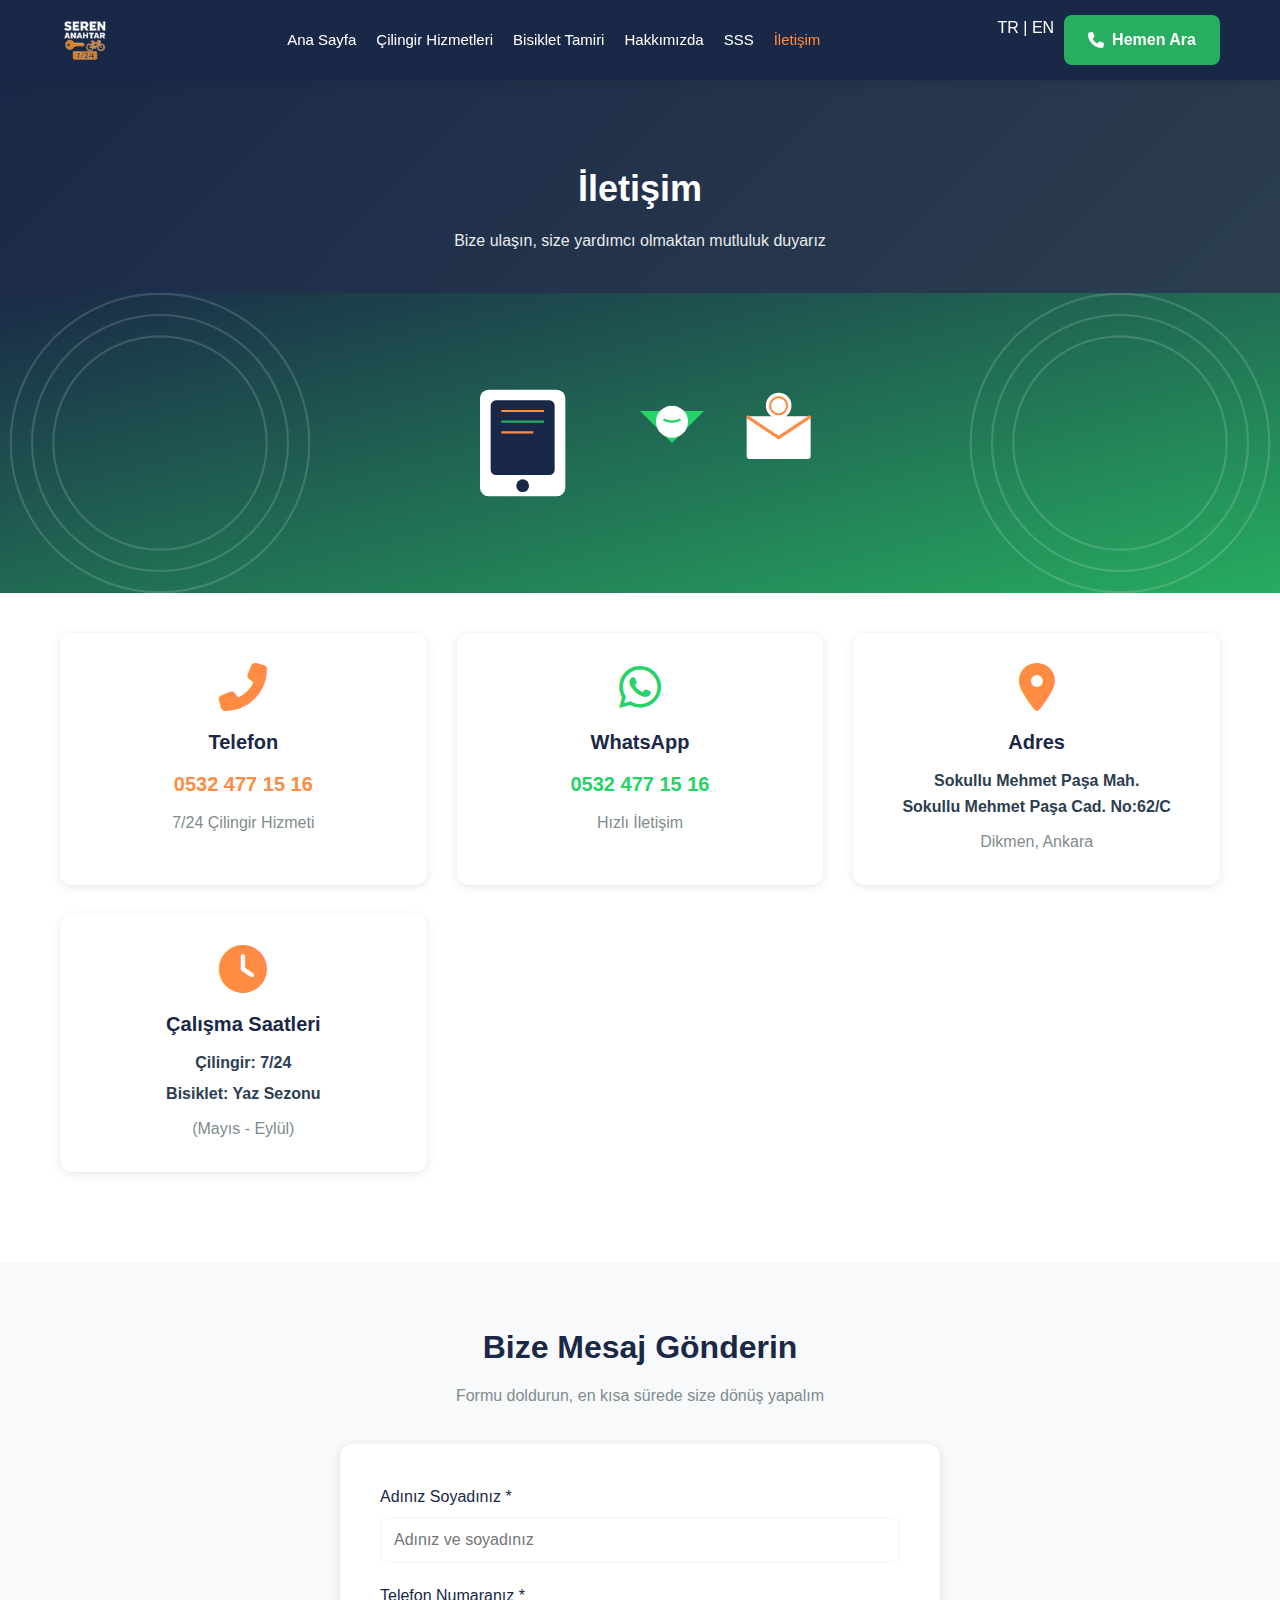
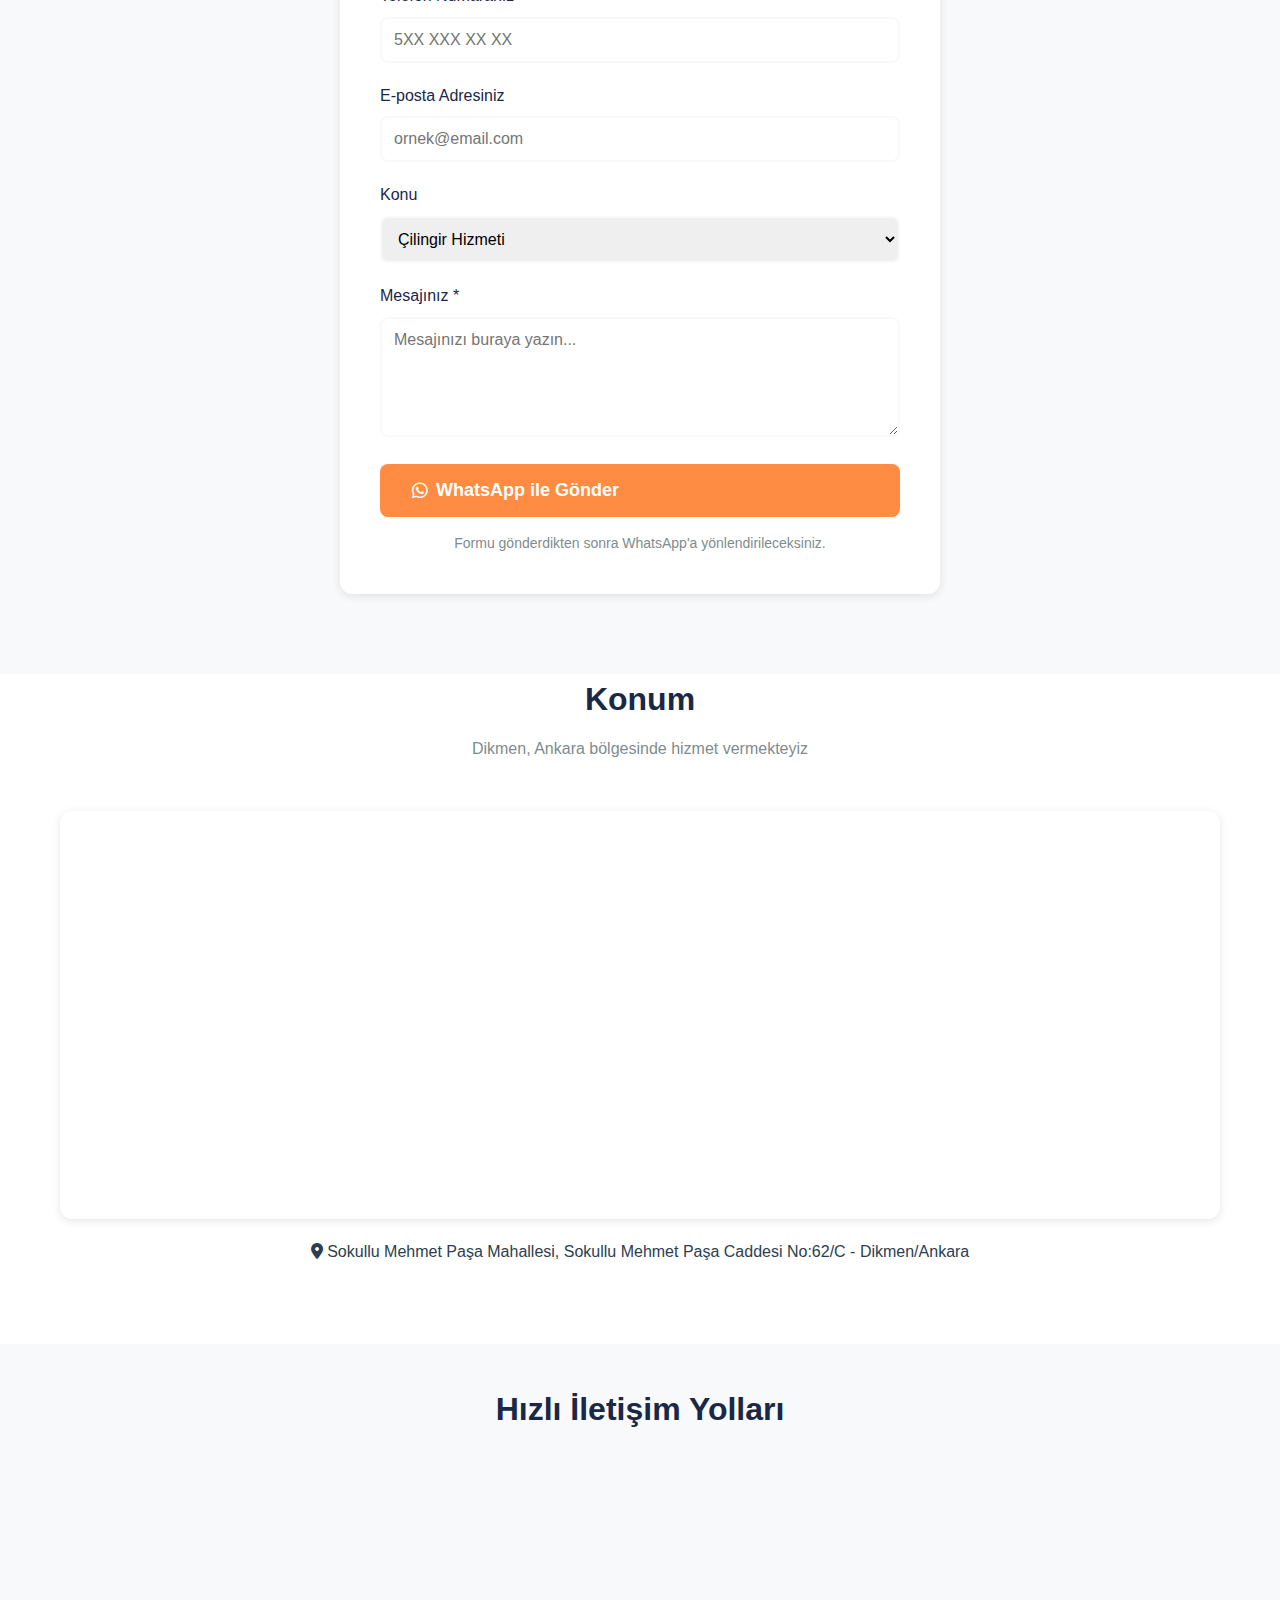
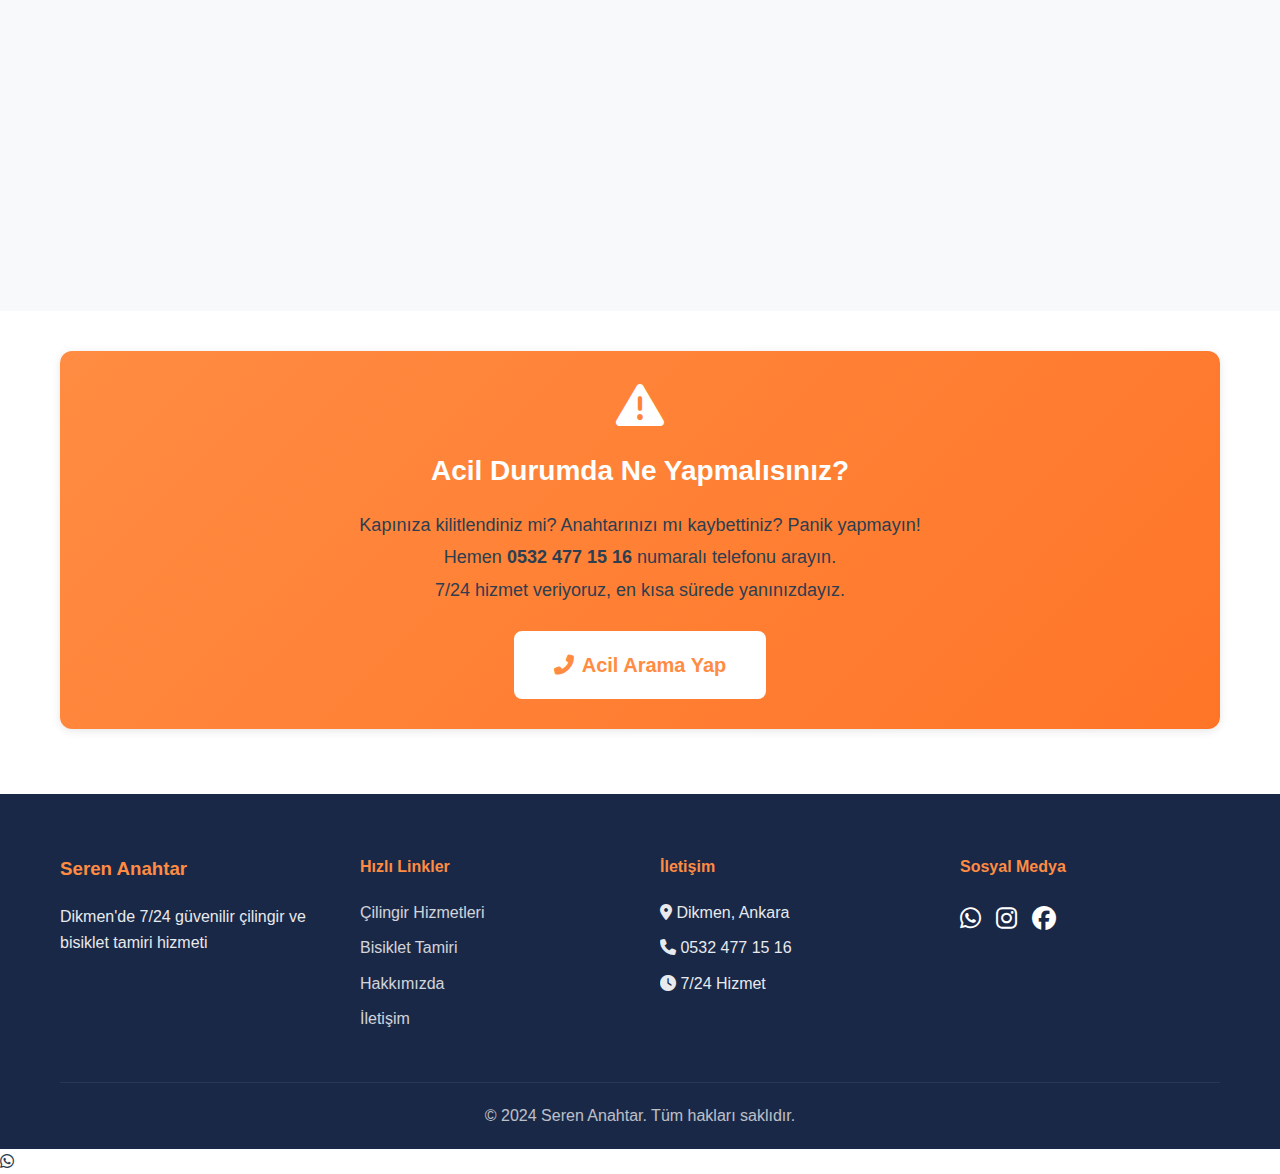
<file: iletisim.html>
<!DOCTYPE html>
<html lang="tr">
<head>
    <meta charset="UTF-8">
    <meta name="viewport" content="width=device-width, initial-scale=1.0">
    <meta name="description" content="Seren Anahtar iletişim - Dikmen'de 7/24 çilingir hizmeti için bize ulaşın. Telefon, WhatsApp ve adres bilgilerimiz.">
    <meta name="keywords" content="Seren Anahtar iletişim, Dikmen çilingir telefon, çilingir adresi Ankara">
    <title>İletişim - Seren Anahtar | Dikmen Çilingir ve Bisiklet Tamiri</title>
    <link rel="stylesheet" href="css/style.css">
    <link rel="stylesheet" href="https://cdnjs.cloudflare.com/ajax/libs/font-awesome/6.4.0/css/all.min.css">
    
    <!-- Google tag (gtag.js) -->
    <script async src="https://www.googletagmanager.com/gtag/js?id=G-9940DQK9ZR"></script>
    <script>
      window.dataLayer = window.dataLayer || [];
      function gtag(){dataLayer.push(arguments);}
      gtag('js', new Date());

      gtag('config', 'G-9940DQK9ZR');
    </script>
</head>
<body>
    <!-- Animasyonlu Anahtar İkonu -->
    <div class="floating-key">
        <i class="fas fa-key"></i>
    </div>

    <!-- Sabit Üst Menü -->
    <header class="header">
        <div class="container">
            <div class="header-content">
                <a href="/" class="logo">
                    <img src="images/seren-anahtar-logo.png" alt="Seren Anahtar Logo">
                </a>
                <nav class="nav-menu" id="navMenu">
                    <a href="/">Ana Sayfa</a>
                    <a href="cilingir-hizmetleri.html">Çilingir Hizmetleri</a>
                    <a href="bisiklet-tamiri.html">Bisiklet Tamiri</a>
                    <a href="hakkimizda.html">Hakkımızda</a>
                    <a href="sss.html">SSS</a>
                    <a href="iletisim.html">İletişim</a>
                </nav>
                <div class="header-buttons">
                    <div class="lang-switcher">
                        <a href="/iletisim.html" class="active">TR</a>
                        <span>|</span>
                        <a href="/en/contact.html">EN</a>
                    </div>
                    <a href="tel:+905324771516" class="btn btn-call">
                        <i class="fas fa-phone"></i>
                        <span>Hemen Ara</span>
                    </a>
                </div>
                <button class="mobile-menu-toggle" id="mobileMenuToggle">
                    <i class="fas fa-bars"></i>
                </button>
            </div>
        </div>
    </header>

    <!-- Sayfa Başlığı -->
    <section class="page-header">
        <div class="container">
            <h1>İletişim</h1>
            <p>Bize ulaşın, size yardımcı olmaktan mutluluk duyarız</p>
        </div>
    </section>

    <!-- Banner -->
    <div class="page-banner">
        <img src="images/banner-iletisim.svg" alt="İletişim">
    </div>

    <!-- İletişim Bilgileri -->
    <section class="content-section">
        <div class="container">
            <div class="contact-info">
                <div class="contact-box">
                    <i class="fas fa-phone-alt"></i>
                    <h3>Telefon</h3>
                    <p><a href="tel:+905324771516" style="color: var(--accent-orange); font-size: 20px; font-weight: 600;">0532 477 15 16</a></p>
                    <p style="margin-top: 10px; color: var(--text-light);">7/24 Çilingir Hizmeti</p>
                </div>

                <div class="contact-box">
                    <i class="fab fa-whatsapp" style="color: #25D366;"></i>
                    <h3>WhatsApp</h3>
                    <p><a href="https://wa.me/905324771516" target="_blank" style="color: #25D366; font-size: 20px; font-weight: 600;">0532 477 15 16</a></p>
                    <p style="margin-top: 10px; color: var(--text-light);">Hızlı İletişim</p>
                </div>

                <div class="contact-box">
                    <i class="fas fa-map-marker-alt"></i>
                    <h3>Adres</h3>
                    <p style="font-weight: 600;">Sokullu Mehmet Paşa Mah.</p>
                    <p style="font-weight: 600;">Sokullu Mehmet Paşa Cad. No:62/C</p>
                    <p style="margin-top: 10px; color: var(--text-light);">Dikmen, Ankara</p>
                </div>

                <div class="contact-box">
                    <i class="fas fa-clock"></i>
                    <h3>Çalışma Saatleri</h3>
                    <p style="font-weight: 600;">Çilingir: 7/24</p>
                    <p style="font-weight: 600; margin-top: 5px;">Bisiklet: Yaz Sezonu</p>
                    <p style="margin-top: 10px; color: var(--text-light);">(Mayıs - Eylül)</p>
                </div>
            </div>
        </div>
    </section>

    <!-- İletişim Formu -->
    <section class="content-section" style="background: var(--light-bg); padding-top: 60px; padding-bottom: 80px;">
        <div class="container">
            <h2 class="section-title">Bize Mesaj Gönderin</h2>
            <p class="section-subtitle">Formu doldurun, en kısa sürede size dönüş yapalım</p>
            
            <form class="contact-form" id="contactForm">
                <div class="form-group">
                    <label for="name">Adınız Soyadınız *</label>
                    <input type="text" id="name" name="name" required placeholder="Adınız ve soyadınız">
                </div>

                <div class="form-group">
                    <label for="phone">Telefon Numaranız *</label>
                    <input type="tel" id="phone" name="phone" required placeholder="5XX XXX XX XX">
                </div>

                <div class="form-group">
                    <label for="email">E-posta Adresiniz</label>
                    <input type="email" id="email" name="email" placeholder="ornek@email.com">
                </div>

                <div class="form-group">
                    <label for="subject">Konu</label>
                    <select id="subject" name="subject" style="width: 100%; padding: 12px; border: 2px solid var(--light-bg); border-radius: 8px; font-size: 16px; font-family: inherit;">
                        <option value="cilingir">Çilingir Hizmeti</option>
                        <option value="bisiklet">Bisiklet Tamiri</option>
                        <option value="fiyat">Fiyat Bilgisi</option>
                        <option value="randevu">Randevu</option>
                        <option value="sikayet">Şikayet/Öneri</option>
                        <option value="diger">Diğer</option>
                    </select>
                </div>

                <div class="form-group">
                    <label for="message">Mesajınız *</label>
                    <textarea id="message" name="message" required placeholder="Mesajınızı buraya yazın..."></textarea>
                </div>

                <button type="submit" class="btn btn-primary btn-large" style="width: 100%;">
                    <i class="fab fa-whatsapp"></i>
                    WhatsApp ile Gönder
                </button>
                <p style="text-align: center; margin-top: 15px; color: var(--text-light); font-size: 14px;">
                    Formu gönderdikten sonra WhatsApp'a yönlendirileceksiniz.
                </p>
            </form>
        </div>
    </section>

    <!-- Harita -->
    <section class="content-section" style="padding-top: 0; padding-bottom: 80px;">
        <div class="container">
            <h2 class="section-title">Konum</h2>
            <p class="section-subtitle">Dikmen, Ankara bölgesinde hizmet vermekteyiz</p>
            <div class="map-container">
                <!-- Google Maps - Sokullu Mehmet Paşa Mahallesi -->
                <iframe 
                    src="https://www.google.com/maps/embed?pb=!1m18!1m12!1m3!1d3059.0234567890!2d32.8654321!3d39.9123456!2m3!1f0!2f0!3f0!3m2!1i1024!2i768!4f13.1!3m3!1m2!1s0x0%3A0x0!2zMznCsDU0JzQ0LjQiTiAzMsKwNTEnNTUuNiJF!5e0!3m2!1str!2str!4v1699999999999!5m2!1str!2str" 
                    allowfullscreen="" 
                    loading="lazy" 
                    referrerpolicy="no-referrer-when-downgrade">
                </iframe>
            </div>
            <div style="text-align: center; margin-top: 20px;">
                <p style="color: var(--text-dark); font-size: 16px; font-weight: 500;">
                    <i class="fas fa-map-marker-alt"></i> Sokullu Mehmet Paşa Mahallesi, Sokullu Mehmet Paşa Caddesi No:62/C - Dikmen/Ankara
                </p>
            </div>
        </div>
    </section>

    <!-- Hızlı İletişim -->
    <section class="content-section" style="background: var(--light-bg);">
        <div class="container">
            <h2 class="section-title">Hızlı İletişim Yolları</h2>
            <div class="services-grid">
                <div class="service-card">
                    <div class="service-icon" style="color: var(--accent-green);">
                        <i class="fas fa-phone-volume"></i>
                    </div>
                    <h3>Telefon ile Ara</h3>
                    <p>En hızlı iletişim yolu telefonla aramaktır. Özellikle acil durumlarda direkt arayın.</p>
                    <a href="tel:+905324771516" class="btn btn-call" style="margin-top: 15px;">
                        <i class="fas fa-phone"></i>
                        0532 477 15 16
                    </a>
                </div>

                <div class="service-card">
                    <div class="service-icon" style="color: #25D366;">
                        <i class="fab fa-whatsapp"></i>
                    </div>
                    <h3>WhatsApp Mesaj</h3>
                    <p>Mesajlaşmak için WhatsApp kullanabilirsiniz. Fotoğraf gönderebilir, randevu alabilirsiniz.</p>
                    <a href="https://wa.me/905324771516" target="_blank" class="btn btn-whatsapp" style="margin-top: 15px;">
                        <i class="fab fa-whatsapp"></i>
                        Mesaj Gönder
                    </a>
                </div>

                <div class="service-card">
                    <div class="service-icon" style="color: var(--accent-orange);">
                        <i class="fas fa-envelope"></i>
                    </div>
                    <h3>İletişim Formu</h3>
                    <p>Yukarıdaki formu doldurarak bize mesaj gönderebilirsiniz. En kısa sürede dönüş yapılır.</p>
                    <a href="#contactForm" class="btn btn-secondary" style="margin-top: 15px;">
                        <i class="fas fa-arrow-up"></i>
                        Forma Git
                    </a>
                </div>
            </div>
        </div>
    </section>

    <!-- Acil Durum Bilgisi -->
    <section class="content-section">
        <div class="container">
            <div class="content-box" style="background: linear-gradient(135deg, #ff8c42 0%, #ff7528 100%); color: white; text-align: center;">
                <i class="fas fa-exclamation-triangle" style="font-size: 48px; margin-bottom: 20px;"></i>
                <h3 style="color: white; font-size: 28px; margin-bottom: 15px;">Acil Durumda Ne Yapmalısınız?</h3>
                <p style="font-size: 18px; line-height: 1.8; margin-bottom: 25px;">
                    Kapınıza kilitlendiniz mi? Anahtarınızı mı kaybettiniz? Panik yapmayın!<br>
                    Hemen <strong>0532 477 15 16</strong> numaralı telefonu arayın.<br>
                    7/24 hizmet veriyoruz, en kısa sürede yanınızdayız.
                </p>
                <a href="tel:+905324771516" class="btn" style="background: white; color: var(--accent-orange); font-size: 20px; padding: 18px 40px;">
                    <i class="fas fa-phone-alt"></i>
                    Acil Arama Yap
                </a>
            </div>
        </div>
    </section>

    <!-- Footer -->
    <footer class="footer">
        <div class="container">
            <div class="footer-content">
                <div class="footer-section">
                    <h3>Seren Anahtar</h3>
                    <p>Dikmen'de 7/24 güvenilir çilingir ve bisiklet tamiri hizmeti</p>
                </div>
                <div class="footer-section">
                    <h4>Hızlı Linkler</h4>
                    <ul>
                        <li><a href="cilingir-hizmetleri.html">Çilingir Hizmetleri</a></li>
                        <li><a href="bisiklet-tamiri.html">Bisiklet Tamiri</a></li>
                        <li><a href="hakkimizda.html">Hakkımızda</a></li>
                        <li><a href="iletisim.html">İletişim</a></li>
                    </ul>
                </div>
                <div class="footer-section">
                    <h4>İletişim</h4>
                    <p><i class="fas fa-map-marker-alt"></i> Dikmen, Ankara</p>
                    <p><i class="fas fa-phone"></i> 0532 477 15 16</p>
                    <p><i class="fas fa-clock"></i> 7/24 Hizmet</p>
                </div>
                <div class="footer-section">
                    <h4>Sosyal Medya</h4>
                    <div class="social-links">
                        <a href="https://wa.me/905324771516" target="_blank"><i class="fab fa-whatsapp"></i></a>
                        <a href="#"><i class="fab fa-instagram"></i></a>
                        <a href="#"><i class="fab fa-facebook"></i></a>
                    </div>
                </div>
            </div>
            <div class="footer-bottom">
                <p>&copy; 2024 Seren Anahtar. Tüm hakları saklıdır.</p>
            </div>
        </div>
    </footer>

    <!-- Mobil Sabit Arama Butonu -->
    <a href="tel:+905324771516" class="mobile-call-btn">
        <i class="fas fa-phone-alt"></i>
        <span>Hemen Ara</span>
    </a>

    <!-- WhatsApp Floating Button -->
    <a href="https://wa.me/905324771516" target="_blank" class="whatsapp-float" aria-label="WhatsApp">
        <i class="fab fa-whatsapp"></i>
    </a>

    <script src="js/script.js"></script>
</body>
</html>
</file>
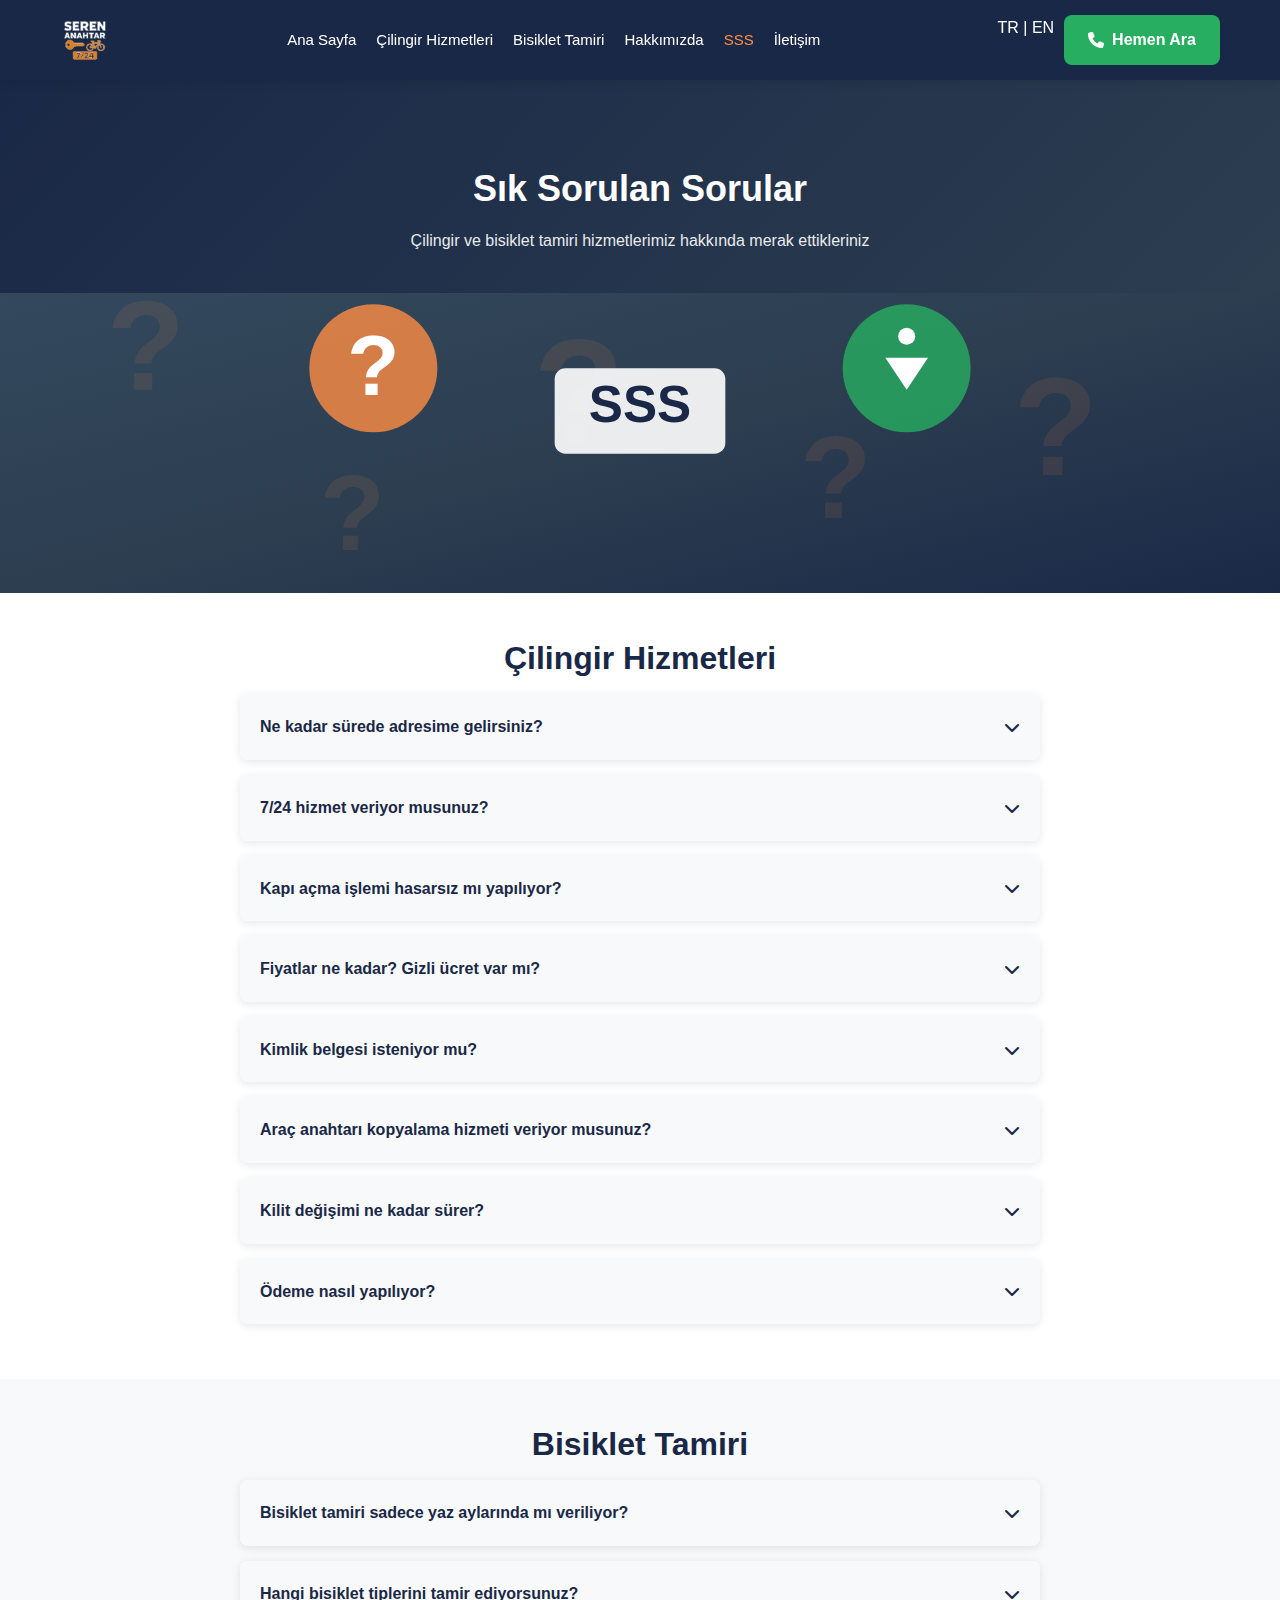
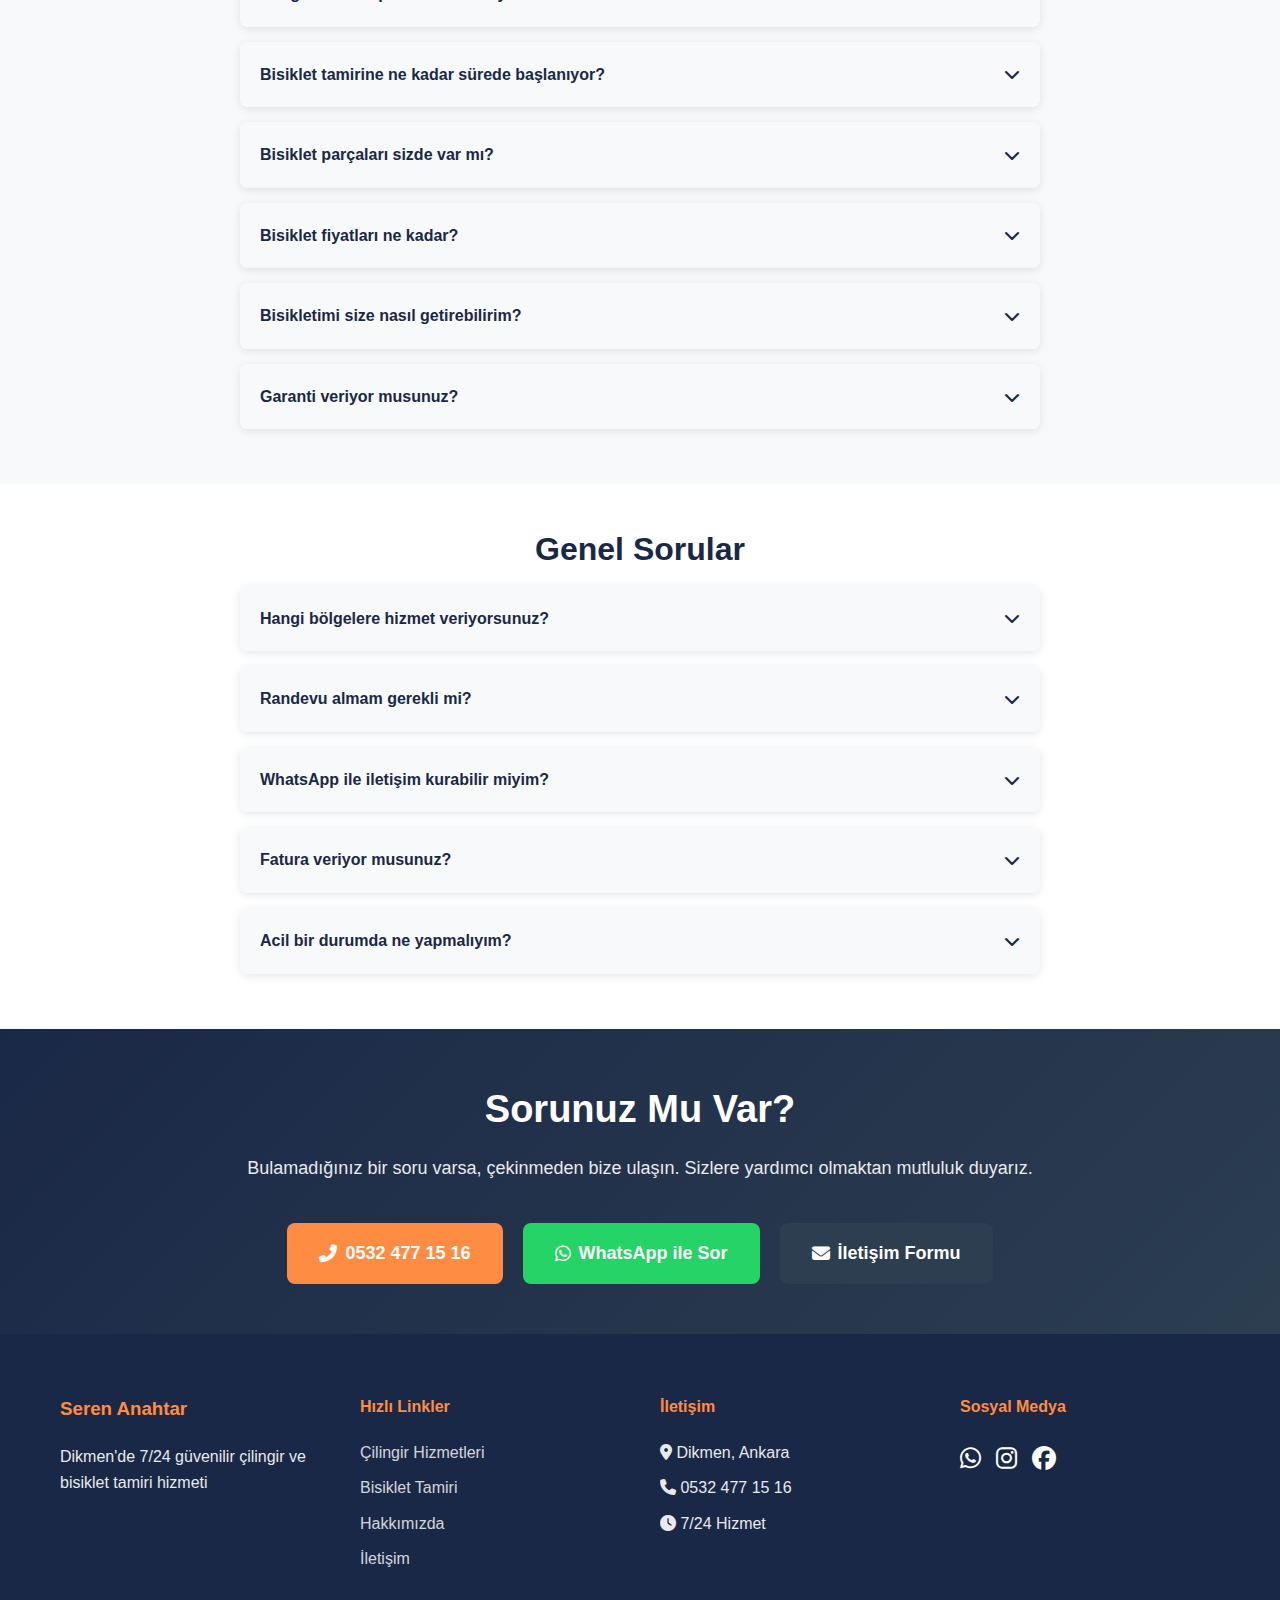
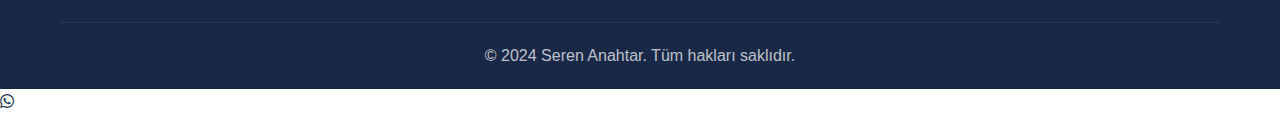
<file: sss.html>
<!DOCTYPE html>
<html lang="tr">
<head>
    <meta charset="UTF-8">
    <meta name="viewport" content="width=device-width, initial-scale=1.0">
    <meta name="description" content="Seren Anahtar - Sık sorulan sorular. Çilingir ve bisiklet tamiri hizmetleri hakkında merak ettikleriniz.">
    <meta name="keywords" content="çilingir SSS, bisiklet tamiri SSS, Dikmen çilingir sorular">
    <title>Sık Sorulan Sorular - Seren Anahtar | Dikmen Çilingir</title>
    <link rel="stylesheet" href="css/style.css">
    <link rel="stylesheet" href="https://cdnjs.cloudflare.com/ajax/libs/font-awesome/6.4.0/css/all.min.css">
    
    <!-- Google tag (gtag.js) -->
    <script async src="https://www.googletagmanager.com/gtag/js?id=G-9940DQK9ZR"></script>
    <script>
      window.dataLayer = window.dataLayer || [];
      function gtag(){dataLayer.push(arguments);}
      gtag('js', new Date());

      gtag('config', 'G-9940DQK9ZR');
    </script>
</head>
<body>
    <!-- Animasyonlu Anahtar İkonu -->
    <div class="floating-key">
        <i class="fas fa-key"></i>
    </div>

    <!-- Sabit Üst Menü -->
    <header class="header">
        <div class="container">
            <div class="header-content">
                <a href="/" class="logo">
                    <img src="images/seren-anahtar-logo.png" alt="Seren Anahtar Logo">
                </a>
                <nav class="nav-menu" id="navMenu">
                    <a href="/">Ana Sayfa</a>
                    <a href="cilingir-hizmetleri.html">Çilingir Hizmetleri</a>
                    <a href="bisiklet-tamiri.html">Bisiklet Tamiri</a>
                    <a href="hakkimizda.html">Hakkımızda</a>
                    <a href="sss.html">SSS</a>
                    <a href="iletisim.html">İletişim</a>
                </nav>
                <div class="header-buttons">
                    <div class="lang-switcher">
                        <a href="/sss.html" class="active">TR</a>
                        <span>|</span>
                        <a href="/en/faq.html">EN</a>
                    </div>
                    <a href="tel:+905324771516" class="btn btn-call">
                        <i class="fas fa-phone"></i>
                        <span>Hemen Ara</span>
                    </a>
                </div>
                <button class="mobile-menu-toggle" id="mobileMenuToggle">
                    <i class="fas fa-bars"></i>
                </button>
            </div>
        </div>
    </header>

    <!-- Sayfa Başlığı -->
    <section class="page-header">
        <div class="container">
            <h1>Sık Sorulan Sorular</h1>
            <p>Çilingir ve bisiklet tamiri hizmetlerimiz hakkında merak ettikleriniz</p>
        </div>
    </section>

    <!-- Banner -->
    <div class="page-banner">
        <img src="images/banner-sss.svg" alt="SSS">
    </div>

    <!-- SSS - Çilingir Hizmetleri -->
    <section class="content-section">
        <div class="container">
            <h2 class="section-title">Çilingir Hizmetleri</h2>
            <div class="accordion">
                <div class="accordion-item">
                    <div class="accordion-header">
                        <span>Ne kadar sürede adresime gelirsiniz?</span>
                        <i class="fas fa-chevron-down"></i>
                    </div>
                    <div class="accordion-content">
                        <div class="accordion-content-inner">
                            Dikmen bölgesinde 15-20 dakika içinde adresinizde oluyoruz. Çevre ilçelere (Çankaya, Yenimahalle) 
                            uzaklığa göre 20-40 dakika içinde ulaşıyoruz. Trafik durumuna göre süreler değişiklik gösterebilir 
                            ancak acil durumlarda en hızlı şekilde yola çıkıyoruz.
                        </div>
                    </div>
                </div>

                <div class="accordion-item">
                    <div class="accordion-header">
                        <span>7/24 hizmet veriyor musunuz?</span>
                        <i class="fas fa-chevron-down"></i>
                    </div>
                    <div class="accordion-content">
                        <div class="accordion-content-inner">
                            Evet, çilingir hizmetlerimiz 7 gün 24 saat kesintisiz devam etmektedir. Gece yarısı, hafta sonu 
                            veya resmi tatillerde bile bizi arayabilir, acil çilingir desteği alabilirsiniz.
                        </div>
                    </div>
                </div>

                <div class="accordion-item">
                    <div class="accordion-header">
                        <span>Kapı açma işlemi hasarsız mı yapılıyor?</span>
                        <i class="fas fa-chevron-down"></i>
                    </div>
                    <div class="accordion-content">
                        <div class="accordion-content-inner">
                            Çoğu kapı tipinde hasarsız açma mümkündür. Profesyonel ekipmanlarımız ve deneyimli ekibimiz 
                            sayesinde kapınıza zarar vermeden açma işlemi gerçekleştiriyoruz. Ancak bazı özel kilit sistemlerinde 
                            veya çok eski kapılarda hasar riski olabilir, bu durumda sizi önceden bilgilendiririz.
                        </div>
                    </div>
                </div>

                <div class="accordion-item">
                    <div class="accordion-header">
                        <span>Fiyatlar ne kadar? Gizli ücret var mı?</span>
                        <i class="fas fa-chevron-down"></i>
                    </div>
                    <div class="accordion-content">
                        <div class="accordion-content-inner">
                            Fiyatlarımız işlem tipine, kapı/kilit çeşidine ve mesafeye göre değişiklik gösterir. Telefon ile 
                            aradığınızda durumunuzu anlattıktan sonra net fiyat bilgisi verilir. Şeffaf fiyatlandırma politikamız 
                            gereği gizli ücret, ek ücret veya sürpriz fiyat uygulaması yoktur. İşe başlamadan önce tüm ücretler 
                            net olarak söylenir.
                        </div>
                    </div>
                </div>

                <div class="accordion-item">
                    <div class="accordion-header">
                        <span>Kimlik belgesi isteniyor mu?</span>
                        <i class="fas fa-chevron-down"></i>
                    </div>
                    <div class="accordion-content">
                        <div class="accordion-content-inner">
                            Evet, güvenlik nedeniyle kapı açma işlemlerinde mutlaka kimlik belgesi ve mülk sahibi olduğunuzu 
                            kanıtlayan belgeler (tapu, kira sözleşmesi vb.) talep edilir. Bu hem sizin hem de bizim güvenliğimiz 
                            için gereklidir.
                        </div>
                    </div>
                </div>

                <div class="accordion-item">
                    <div class="accordion-header">
                        <span>Araç anahtarı kopyalama hizmeti veriyor musunuz?</span>
                        <i class="fas fa-chevron-down"></i>
                    </div>
                    <div class="accordion-content">
                        <div class="accordion-content-inner">
                            Evet, çoğu araç markasının mekanik ve kumandalı anahtar kopyalamasını yapıyoruz. İmmobilizer 
                            programlama ve kumanda kodlama işlemleri de yapılmaktadır. Araç markası ve modeline göre işlem 
                            süresi ve fiyat değişir, detaylı bilgi için arayabilirsiniz.
                        </div>
                    </div>
                </div>

                <div class="accordion-item">
                    <div class="accordion-header">
                        <span>Kilit değişimi ne kadar sürer?</span>
                        <i class="fas fa-chevron-down"></i>
                    </div>
                    <div class="accordion-content">
                        <div class="accordion-content-inner">
                            Standart kilit değişimi genelde 15-30 dakika içinde tamamlanır. Özel kilit sistemleri veya 
                            elektronik kilitler için süre uzayabilir. Parça temin edilmesi gerekiyorsa 1-2 gün içinde işlem 
                            tamamlanır.
                        </div>
                    </div>
                </div>

                <div class="accordion-item">
                    <div class="accordion-header">
                        <span>Ödeme nasıl yapılıyor?</span>
                        <i class="fas fa-chevron-down"></i>
                    </div>
                    <div class="accordion-content">
                        <div class="accordion-content-inner">
                            Nakit ödeme kabul edilmektedir. Ayrıca banka havalesi/EFT ile de ödeme yapabilirsiniz. Kart ile 
                            ödeme seçeneği için lütfen önceden bilgi veriniz.
                        </div>
                    </div>
                </div>
            </div>
        </div>
    </section>

    <!-- SSS - Bisiklet Tamiri -->
    <section class="content-section" style="background: var(--light-bg);">
        <div class="container">
            <h2 class="section-title">Bisiklet Tamiri</h2>
            <div class="accordion">
                <div class="accordion-item">
                    <div class="accordion-header">
                        <span>Bisiklet tamiri sadece yaz aylarında mı veriliyor?</span>
                        <i class="fas fa-chevron-down"></i>
                    </div>
                    <div class="accordion-content">
                        <div class="accordion-content-inner">
                            Evet, bisiklet tamiri ve bakım hizmetlerimiz mevsimseldir ve yaz aylarında (genellikle Mayıs-Eylül 
                            arası) verilmektedir. Kış aylarında sadece çilingir hizmetlerimiz devam etmektedir.
                        </div>
                    </div>
                </div>

                <div class="accordion-item">
                    <div class="accordion-header">
                        <span>Hangi bisiklet tiplerini tamir ediyorsunuz?</span>
                        <i class="fas fa-chevron-down"></i>
                    </div>
                    <div class="accordion-content">
                        <div class="accordion-content-inner">
                            Şehir bisikleti, dağ bisikleti (MTB), yol bisikleti, hibrit bisiklet, çocuk bisikletleri ve 
                            elektrikli bisikletler dahil tüm bisiklet tiplerinin mekanik tamirini yapıyoruz. Elektrikli 
                            bisikletlerde sadece mekanik aksamlarla ilgileniyoruz, elektronik sistemler için özel servis 
                            önerilir.
                        </div>
                    </div>
                </div>

                <div class="accordion-item">
                    <div class="accordion-header">
                        <span>Bisiklet tamirine ne kadar sürede başlanıyor?</span>
                        <i class="fas fa-chevron-down"></i>
                    </div>
                    <div class="accordion-content">
                        <div class="accordion-content-inner">
                            Randevu aldıktan sonra belirlenen saatte bisikletinizi teslim alıyoruz. Basit işlemler (fren ayarı, 
                            vites ayarı, lastik değişimi gibi) genelde aynı gün içinde tamamlanır. Parça değişimi gerektiren 
                            veya daha kapsamlı işlemler 1-3 gün sürebilir.
                        </div>
                    </div>
                </div>

                <div class="accordion-item">
                    <div class="accordion-header">
                        <span>Bisiklet parçaları sizde var mı?</span>
                        <i class="fas fa-chevron-down"></i>
                    </div>
                    <div class="accordion-content">
                        <div class="accordion-content-inner">
                            Yaygın kullanılan parçaların çoğu stokta bulunmaktadır (fren paten, iç lastik, vites teli vb.). 
                            Özel veya daha nadir parçalar için tedarik süresi 1-2 gün olabilir. Parça değişimi gerektiğinde 
                            önce size bilgi verilir ve onayınız alınır.
                        </div>
                    </div>
                </div>

                <div class="accordion-item">
                    <div class="accordion-header">
                        <span>Bisiklet fiyatları ne kadar?</span>
                        <i class="fas fa-chevron-down"></i>
                    </div>
                    <div class="accordion-content">
                        <div class="accordion-content-inner">
                            Fiyatlar yapılacak işleme ve gerekli parçalara göre değişiklik gösterir. Basit ayar işlemleri 
                            uygun fiyatlıdır. Telefon ile aradığınızda bisikletin durumunu anlattıktan sonra yaklaşık fiyat 
                            bilgisi verilir. Kesin fiyat bisiklet görüldükten sonra netleşir.
                        </div>
                    </div>
                </div>

                <div class="accordion-item">
                    <div class="accordion-header">
                        <span>Bisikletimi size nasıl getirebilirim?</span>
                        <i class="fas fa-chevron-down"></i>
                    </div>
                    <div class="accordion-content">
                        <div class="accordion-content-inner">
                            Bisikletinizi Dikmen'deki adresimize getirebilirsiniz. Randevu aldıktan sonra tam adres bilgisi 
                            paylaşılır. Dikmen ve çok yakın çevrede bisiklet alma-getirme hizmeti verilebilir, bu konuda 
                            görüşün.
                        </div>
                    </div>
                </div>

                <div class="accordion-item">
                    <div class="accordion-header">
                        <span>Garanti veriyor musunuz?</span>
                        <i class="fas fa-chevron-down"></i>
                    </div>
                    <div class="accordion-content">
                        <div class="accordion-content-inner">
                            Evet, yaptığımız işler için iş garantisi veriyoruz. Ayar işlemleri için 30 gün iş garantisi vardır. 
                            Değiştirilen parçalar üretici garantisi kapsamındadır ve garanti belgesi verilir.
                        </div>
                    </div>
                </div>
            </div>
        </div>
    </section>

    <!-- SSS - Genel -->
    <section class="content-section">
        <div class="container">
            <h2 class="section-title">Genel Sorular</h2>
            <div class="accordion">
                <div class="accordion-item">
                    <div class="accordion-header">
                        <span>Hangi bölgelere hizmet veriyorsunuz?</span>
                        <i class="fas fa-chevron-down"></i>
                    </div>
                    <div class="accordion-content">
                        <div class="accordion-content-inner">
                            Merkez üssümüz Dikmen'dir. Dikmen ve yakın çevresine öncelikli olarak hizmet veriyoruz. Ayrıca 
                            Çankaya, Yenimahalle ve Ankara'nın diğer merkez ilçelerine de çilingir hizmeti sağlamaktayız. 
                            Bisiklet tamiri için Dikmen ve yakın çevre tercih edilmektedir.
                        </div>
                    </div>
                </div>

                <div class="accordion-item">
                    <div class="accordion-header">
                        <span>Randevu almam gerekli mi?</span>
                        <i class="fas fa-chevron-down"></i>
                    </div>
                    <div class="accordion-content">
                        <div class="accordion-content-inner">
                            Çilingir hizmetleri için randevu gerekmez, acil durumda hemen arayabilirsiniz. Bisiklet tamiri 
                            için randevu almanız önerilir, böylece bekleme süreniz olmaz ve işiniz daha hızlı hallolur.
                        </div>
                    </div>
                </div>

                <div class="accordion-item">
                    <div class="accordion-header">
                        <span>WhatsApp ile iletişim kurabilir miyim?</span>
                        <i class="fas fa-chevron-down"></i>
                    </div>
                    <div class="accordion-content">
                        <div class="accordion-content-inner">
                            Evet, WhatsApp üzerinden 7/24 mesaj gönderebilirsiniz. Randevu, fiyat bilgisi veya genel sorularınız 
                            için WhatsApp'ı kullanabilirsiniz. Telefon numaramız: 0532 477 15 16
                        </div>
                    </div>
                </div>

                <div class="accordion-item">
                    <div class="accordion-header">
                        <span>Fatura veriyor musunuz?</span>
                        <i class="fas fa-chevron-down"></i>
                    </div>
                    <div class="accordion-content">
                        <div class="accordion-content-inner">
                            Evet, talep edildiğinde fatura kesilir. Fatura ihtiyacınız varsa lütfen işlem öncesi veya işlem 
                            sırasında belirtiniz.
                        </div>
                    </div>
                </div>

                <div class="accordion-item">
                    <div class="accordion-header">
                        <span>Acil bir durumda ne yapmalıyım?</span>
                        <i class="fas fa-chevron-down"></i>
                    </div>
                    <div class="accordion-content">
                        <div class="accordion-content-inner">
                            Acil durumda (kapıya kilitlenme, anahtar kaybolması vb.) hemen 0532 477 15 16 numaralı telefondan 
                            bizi arayın. 7/24 hizmet verdiğimiz için gece gündüz her saatte ulaşabilirsiniz. Adresinizi ve 
                            durumunuzu anlatın, ekibimiz en kısa sürede yanınızda olsun.
                        </div>
                    </div>
                </div>
            </div>
        </div>
    </section>

    <!-- İletişim Çağrısı -->
    <section class="cta">
        <div class="container">
            <div class="cta-content">
                <h2>Sorunuz Mu Var?</h2>
                <p>Bulamadığınız bir soru varsa, çekinmeden bize ulaşın. Sizlere yardımcı olmaktan mutluluk duyarız.</p>
                <div class="cta-buttons">
                    <a href="tel:+905324771516" class="btn btn-primary btn-large">
                        <i class="fas fa-phone-alt"></i>
                        0532 477 15 16
                    </a>
                    <a href="https://wa.me/905324771516" target="_blank" class="btn btn-whatsapp btn-large">
                        <i class="fab fa-whatsapp"></i>
                        WhatsApp ile Sor
                    </a>
                    <a href="iletisim.html" class="btn btn-secondary btn-large">
                        <i class="fas fa-envelope"></i>
                        İletişim Formu
                    </a>
                </div>
            </div>
        </div>
    </section>

    <!-- Footer -->
    <footer class="footer">
        <div class="container">
            <div class="footer-content">
                <div class="footer-section">
                    <h3>Seren Anahtar</h3>
                    <p>Dikmen'de 7/24 güvenilir çilingir ve bisiklet tamiri hizmeti</p>
                </div>
                <div class="footer-section">
                    <h4>Hızlı Linkler</h4>
                    <ul>
                        <li><a href="cilingir-hizmetleri.html">Çilingir Hizmetleri</a></li>
                        <li><a href="bisiklet-tamiri.html">Bisiklet Tamiri</a></li>
                        <li><a href="hakkimizda.html">Hakkımızda</a></li>
                        <li><a href="iletisim.html">İletişim</a></li>
                    </ul>
                </div>
                <div class="footer-section">
                    <h4>İletişim</h4>
                    <p><i class="fas fa-map-marker-alt"></i> Dikmen, Ankara</p>
                    <p><i class="fas fa-phone"></i> 0532 477 15 16</p>
                    <p><i class="fas fa-clock"></i> 7/24 Hizmet</p>
                </div>
                <div class="footer-section">
                    <h4>Sosyal Medya</h4>
                    <div class="social-links">
                        <a href="https://wa.me/905324771516" target="_blank"><i class="fab fa-whatsapp"></i></a>
                        <a href="#"><i class="fab fa-instagram"></i></a>
                        <a href="#"><i class="fab fa-facebook"></i></a>
                    </div>
                </div>
            </div>
            <div class="footer-bottom">
                <p>&copy; 2024 Seren Anahtar. Tüm hakları saklıdır.</p>
            </div>
        </div>
    </footer>

    <!-- Mobil Sabit Arama Butonu -->
    <a href="tel:+905324771516" class="mobile-call-btn">
        <i class="fas fa-phone-alt"></i>
        <span>Hemen Ara</span>
    </a>

    <!-- WhatsApp Floating Button -->
    <a href="https://wa.me/905324771516" target="_blank" class="whatsapp-float" aria-label="WhatsApp">
        <i class="fab fa-whatsapp"></i>
    </a>

    <script src="js/script.js"></script>
</body>
</html>
</file>
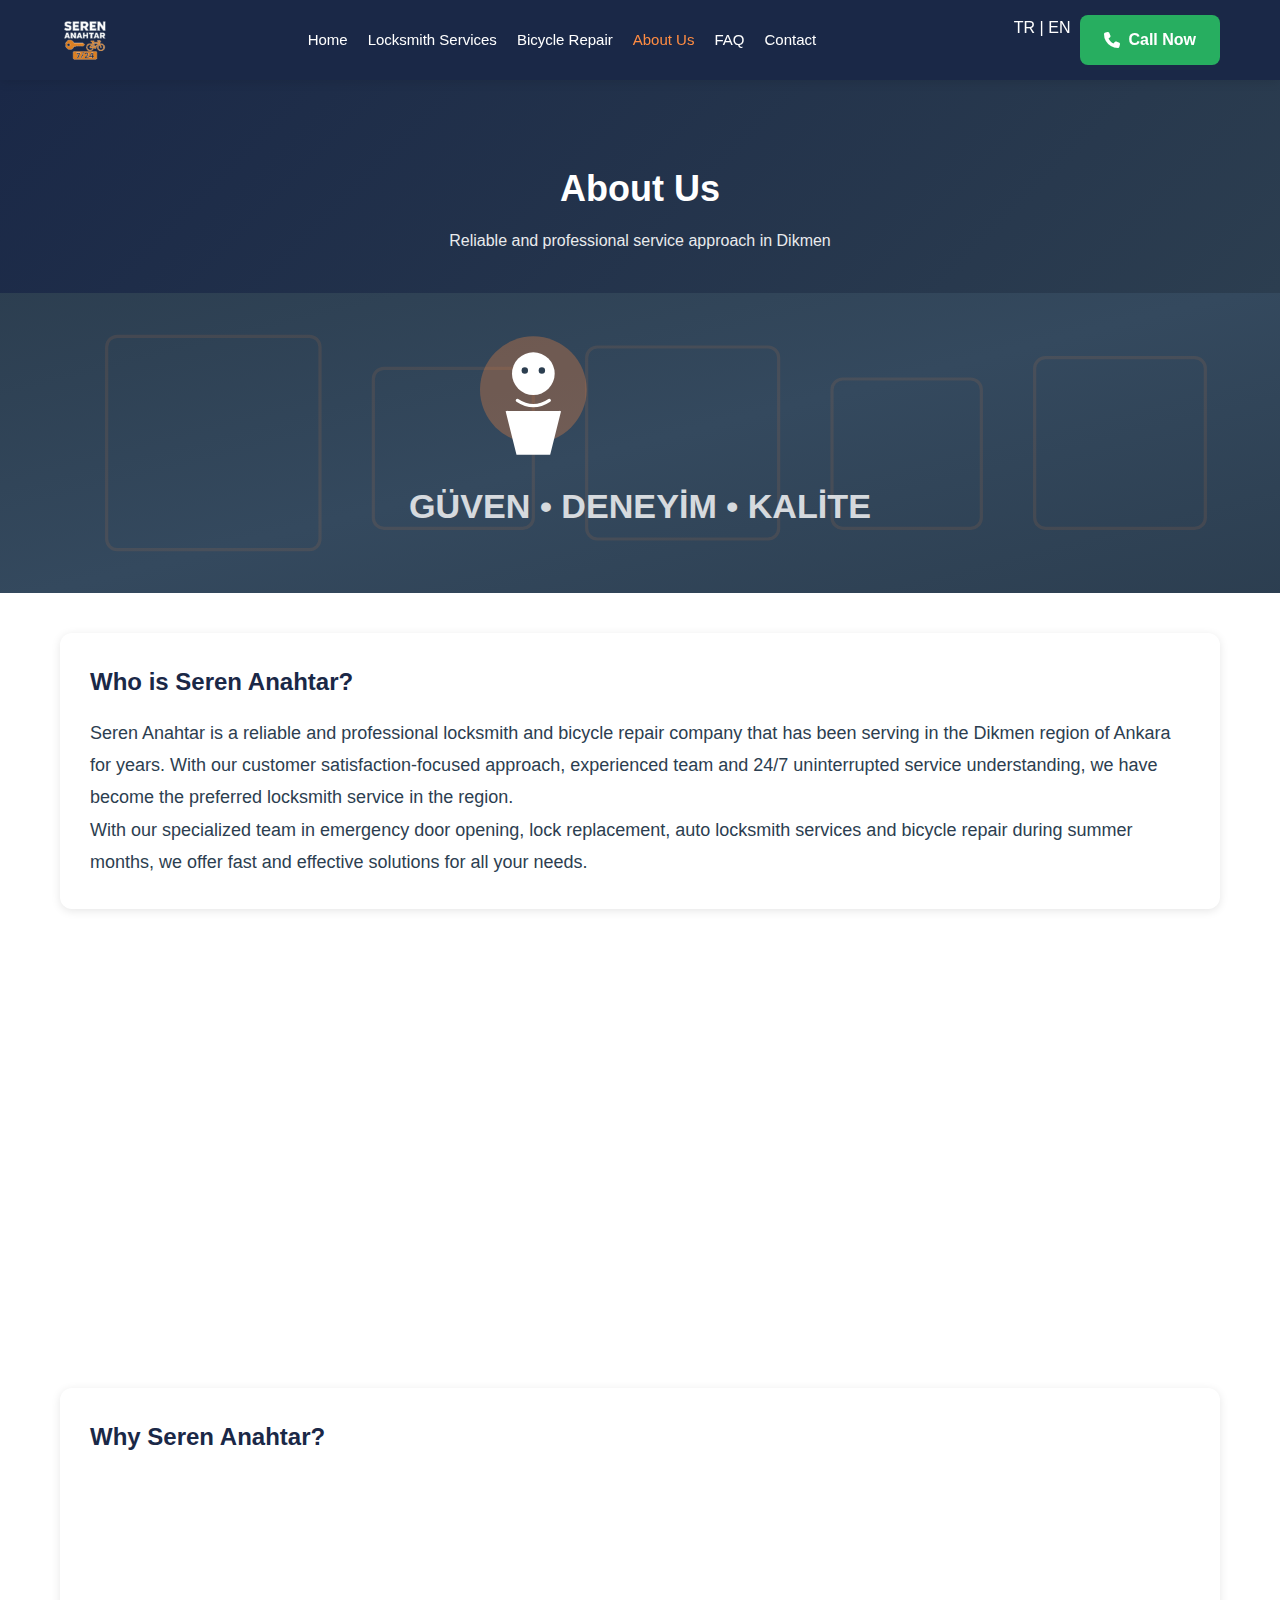
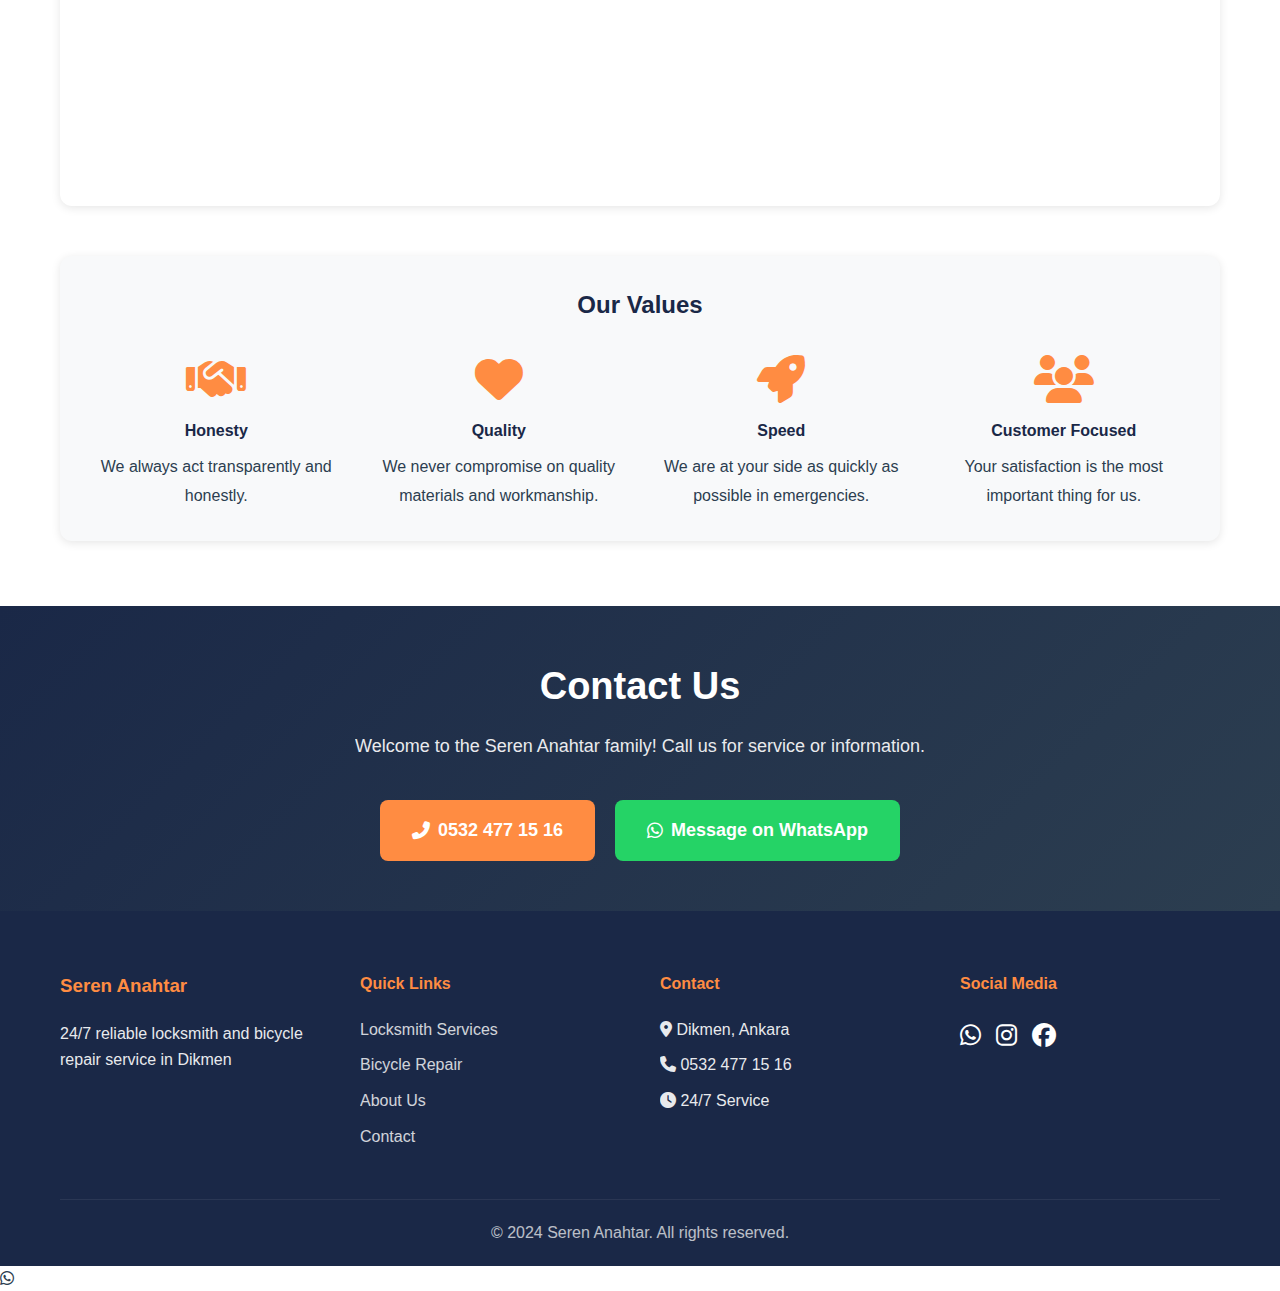
<file: en/about.html>
<!DOCTYPE html>
<html lang="en">
<head>
    <meta charset="UTF-8">
    <meta name="viewport" content="width=device-width, initial-scale=1.0">
    <meta name="description" content="Seren Anahtar - Reliable locksmith and bicycle repair service in Dikmen. Experience, reliability and honest pricing policy.">
    <meta name="keywords" content="Seren Anahtar, Dikmen locksmith, about us, reliable locksmith Ankara">
    <title>About Us - Seren Anahtar | Dikmen Locksmith and Bicycle Repair</title>
    <link rel="stylesheet" href="../css/style.css">
    <link rel="stylesheet" href="https://cdnjs.cloudflare.com/ajax/libs/font-awesome/6.4.0/css/all.min.css">
    
    <!-- Google tag (gtag.js) -->
    <script async src="https://www.googletagmanager.com/gtag/js?id=G-9940DQK9ZR"></script>
    <script>
      window.dataLayer = window.dataLayer || [];
      function gtag(){dataLayer.push(arguments);}
      gtag('js', new Date());

      gtag('config', 'G-9940DQK9ZR');
    </script>
</head>
<body>
    <div class="floating-key"><i class="fas fa-key"></i></div>

    <header class="header">
        <div class="container">
            <div class="header-content">
                <a href="/en/" class="logo">
                    <img src="../images/seren-anahtar-logo.png" alt="Seren Anahtar Logo">
                </a>
                <nav class="nav-menu" id="navMenu">
                    <a href="/en/">Home</a>
                    <a href="locksmith-services.html">Locksmith Services</a>
                    <a href="bicycle-repair.html">Bicycle Repair</a>
                    <a href="about.html">About Us</a>
                    <a href="faq.html">FAQ</a>
                    <a href="contact.html">Contact</a>
                </nav>
                <div class="header-buttons">
                    <div class="lang-switcher">
                        <a href="/hakkimizda.html">TR</a>
                        <span>|</span>
                        <a href="/en/about.html" class="active">EN</a>
                    </div>
                    <a href="tel:+905324771516" class="btn btn-call"><i class="fas fa-phone"></i><span>Call Now</span></a>
                </div>
                <button class="mobile-menu-toggle" id="mobileMenuToggle"><i class="fas fa-bars"></i></button>
            </div>
        </div>
    </header>

    <section class="page-header">
        <div class="container">
            <h1>About Us</h1>
            <p>Reliable and professional service approach in Dikmen</p>
        </div>
    </section>

    <div class="page-banner">
        <img src="../images/banner-hakkimizda.svg" alt="About Us">
    </div>

    <section class="content-section">
        <div class="container">
            <div class="content-box">
                <h3>Who is Seren Anahtar?</h3>
                <p style="font-size: 18px; line-height: 1.8;">Seren Anahtar is a reliable and professional locksmith and bicycle repair company that has been serving in the Dikmen region of Ankara for years. With our customer satisfaction-focused approach, experienced team and 24/7 uninterrupted service understanding, we have become the preferred locksmith service in the region.</p>
                <p style="font-size: 18px; line-height: 1.8;">With our specialized team in emergency door opening, lock replacement, auto locksmith services and bicycle repair during summer months, we offer fast and effective solutions for all your needs.</p>
            </div>

            <div class="services-grid" style="margin-top: 50px;">
                <div class="service-card">
                    <div class="service-icon"><i class="fas fa-award"></i></div>
                    <h3>Experience and Expertise</h3>
                    <p>With years of experience and our continuously improving team, we produce professional solutions for all kinds of lock and bicycle problems. Our certified craftsmen handle even the most complex jobs meticulously.</p>
                </div>
                <div class="service-card">
                    <div class="service-icon"><i class="fas fa-shield-alt"></i></div>
                    <h3>Reliability</h3>
                    <p>As a local tradesman in Dikmen, trust is our greatest asset. We act with honesty and transparency in all our work. We work to earn and maintain the trust of our customers.</p>
                </div>
            </div>

            <div class="content-box" style="margin-top: 40px;">
                <h3>Why Seren Anahtar?</h3>
                <div class="bike-services-list">
                    <div class="bike-service-item">
                        <i class="fas fa-clock"></i>
                        <span><strong>24/7 Uninterrupted Service:</strong> We are here for you day and night, on weekends and holidays.</span>
                    </div>
                    <div class="bike-service-item">
                        <i class="fas fa-map-marked-alt"></i>
                        <span><strong>Local and Fast:</strong> Since we are in Dikmen, we reach your address in 15-20 minutes.</span>
                    </div>
                    <div class="bike-service-item">
                        <i class="fas fa-hand-holding-usd"></i>
                        <span><strong>Honest Pricing Policy:</strong> Transparent pricing, no hidden fees. We give you the exact price before starting the job.</span>
                    </div>
                    <div class="bike-service-item">
                        <i class="fas fa-tools"></i>
                        <span><strong>Professional Equipment:</strong> We work with modern tools and quality materials.</span>
                    </div>
                    <div class="bike-service-item">
                        <i class="fas fa-smile"></i>
                        <span><strong>Customer Satisfaction:</strong> We love our job and give special attention to every customer.</span>
                    </div>
                    <div class="bike-service-item">
                        <i class="fas fa-certificate"></i>
                        <span><strong>Warranty:</strong> We provide warranty for our work and replaced parts.</span>
                    </div>
                </div>
            </div>

            <div class="content-box" style="margin-top: 50px; background: var(--light-bg);">
                <h3 style="text-align: center; margin-bottom: 30px;">Our Values</h3>
                <div style="display: grid; grid-template-columns: repeat(auto-fit, minmax(250px, 1fr)); gap: 30px;">
                    <div style="text-align: center;">
                        <i class="fas fa-handshake" style="font-size: 48px; color: var(--accent-orange); margin-bottom: 15px;"></i>
                        <h4 style="color: var(--primary-color); margin-bottom: 10px;">Honesty</h4>
                        <p>We always act transparently and honestly.</p>
                    </div>
                    <div style="text-align: center;">
                        <i class="fas fa-heart" style="font-size: 48px; color: var(--accent-orange); margin-bottom: 15px;"></i>
                        <h4 style="color: var(--primary-color); margin-bottom: 10px;">Quality</h4>
                        <p>We never compromise on quality materials and workmanship.</p>
                    </div>
                    <div style="text-align: center;">
                        <i class="fas fa-rocket" style="font-size: 48px; color: var(--accent-orange); margin-bottom: 15px;"></i>
                        <h4 style="color: var(--primary-color); margin-bottom: 10px;">Speed</h4>
                        <p>We are at your side as quickly as possible in emergencies.</p>
                    </div>
                    <div style="text-align: center;">
                        <i class="fas fa-users" style="font-size: 48px; color: var(--accent-orange); margin-bottom: 15px;"></i>
                        <h4 style="color: var(--primary-color); margin-bottom: 10px;">Customer Focused</h4>
                        <p>Your satisfaction is the most important thing for us.</p>
                    </div>
                </div>
            </div>
        </div>
    </section>

    <section class="cta">
        <div class="container">
            <div class="cta-content">
                <h2>Contact Us</h2>
                <p>Welcome to the Seren Anahtar family! Call us for service or information.</p>
                <div class="cta-buttons">
                    <a href="tel:+905324771516" class="btn btn-primary btn-large"><i class="fas fa-phone-alt"></i>0532 477 15 16</a>
                    <a href="https://wa.me/905324771516" target="_blank" class="btn btn-whatsapp btn-large"><i class="fab fa-whatsapp"></i>Message on WhatsApp</a>
                </div>
            </div>
        </div>
    </section>

    <footer class="footer">
        <div class="container">
            <div class="footer-content">
                <div class="footer-section">
                    <h3>Seren Anahtar</h3>
                    <p>24/7 reliable locksmith and bicycle repair service in Dikmen</p>
                </div>
                <div class="footer-section">
                    <h4>Quick Links</h4>
                    <ul>
                        <li><a href="locksmith-services.html">Locksmith Services</a></li>
                        <li><a href="bicycle-repair.html">Bicycle Repair</a></li>
                        <li><a href="about.html">About Us</a></li>
                        <li><a href="contact.html">Contact</a></li>
                    </ul>
                </div>
                <div class="footer-section">
                    <h4>Contact</h4>
                    <p><i class="fas fa-map-marker-alt"></i> Dikmen, Ankara</p>
                    <p><i class="fas fa-phone"></i> 0532 477 15 16</p>
                    <p><i class="fas fa-clock"></i> 24/7 Service</p>
                </div>
                <div class="footer-section">
                    <h4>Social Media</h4>
                    <div class="social-links">
                        <a href="https://wa.me/905324771516" target="_blank"><i class="fab fa-whatsapp"></i></a>
                        <a href="#"><i class="fab fa-instagram"></i></a>
                        <a href="#"><i class="fab fa-facebook"></i></a>
                    </div>
                </div>
            </div>
            <div class="footer-bottom">
                <p>&copy; 2024 Seren Anahtar. All rights reserved.</p>
            </div>
        </div>
    </footer>

    <a href="tel:+905324771516" class="mobile-call-btn"><i class="fas fa-phone-alt"></i><span>Call Now</span></a>
    
    <!-- WhatsApp Floating Button -->
    <a href="https://wa.me/905324771516" target="_blank" class="whatsapp-float" aria-label="WhatsApp">
        <i class="fab fa-whatsapp"></i>
    </a>

    <script src="../js/script.js"></script>
</body>
</html>
</file>
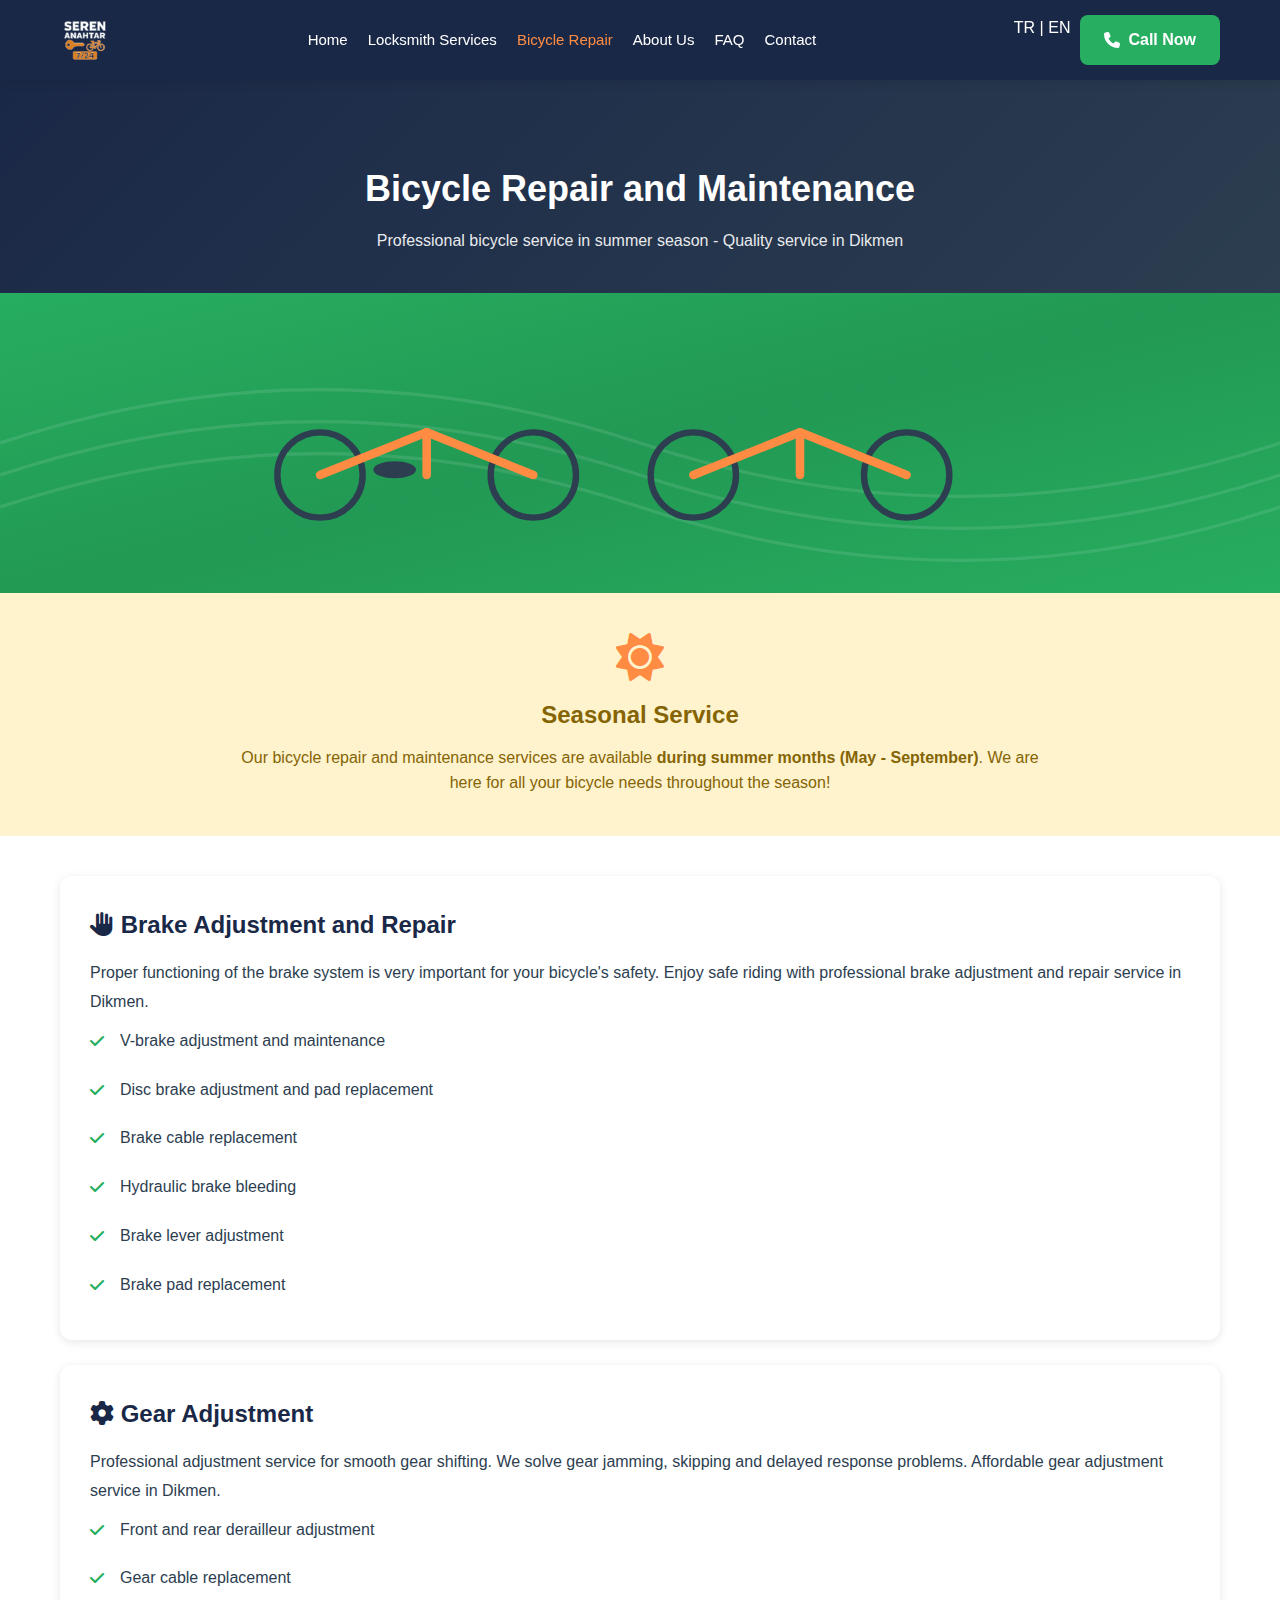
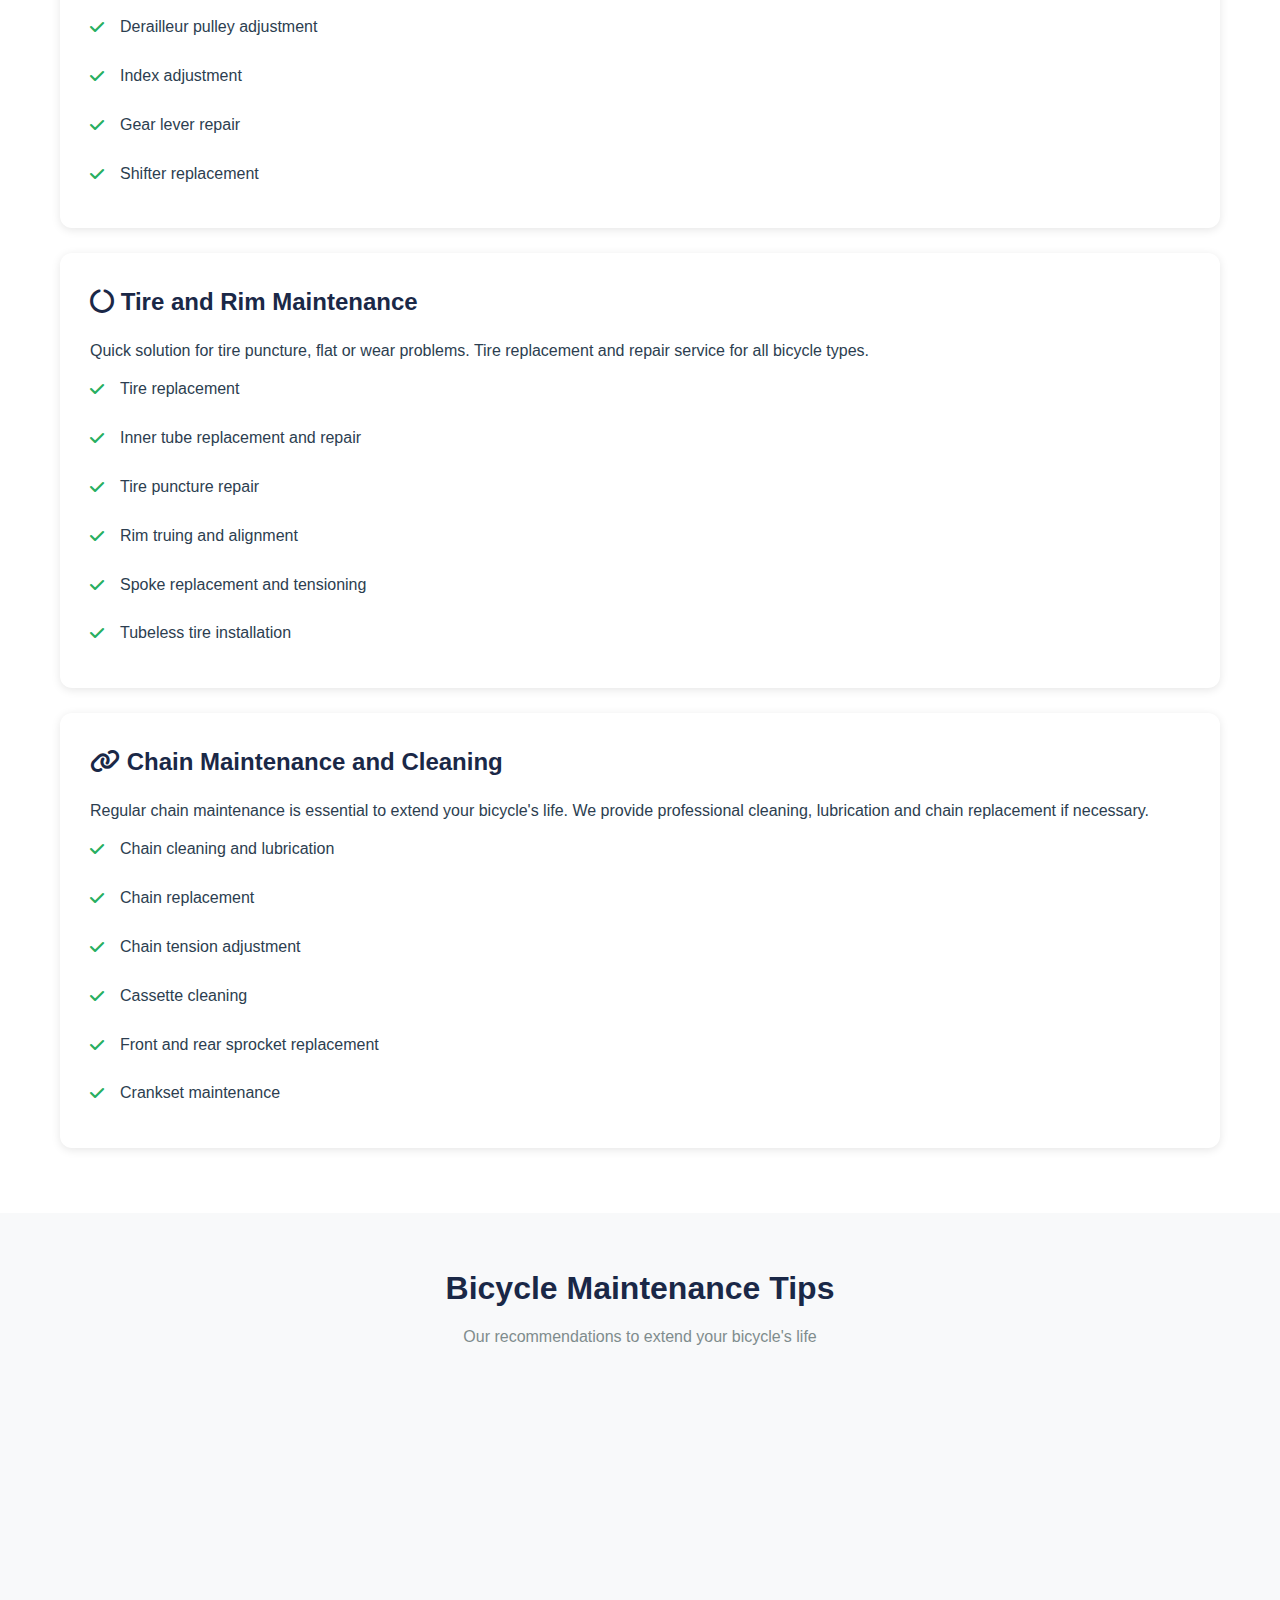
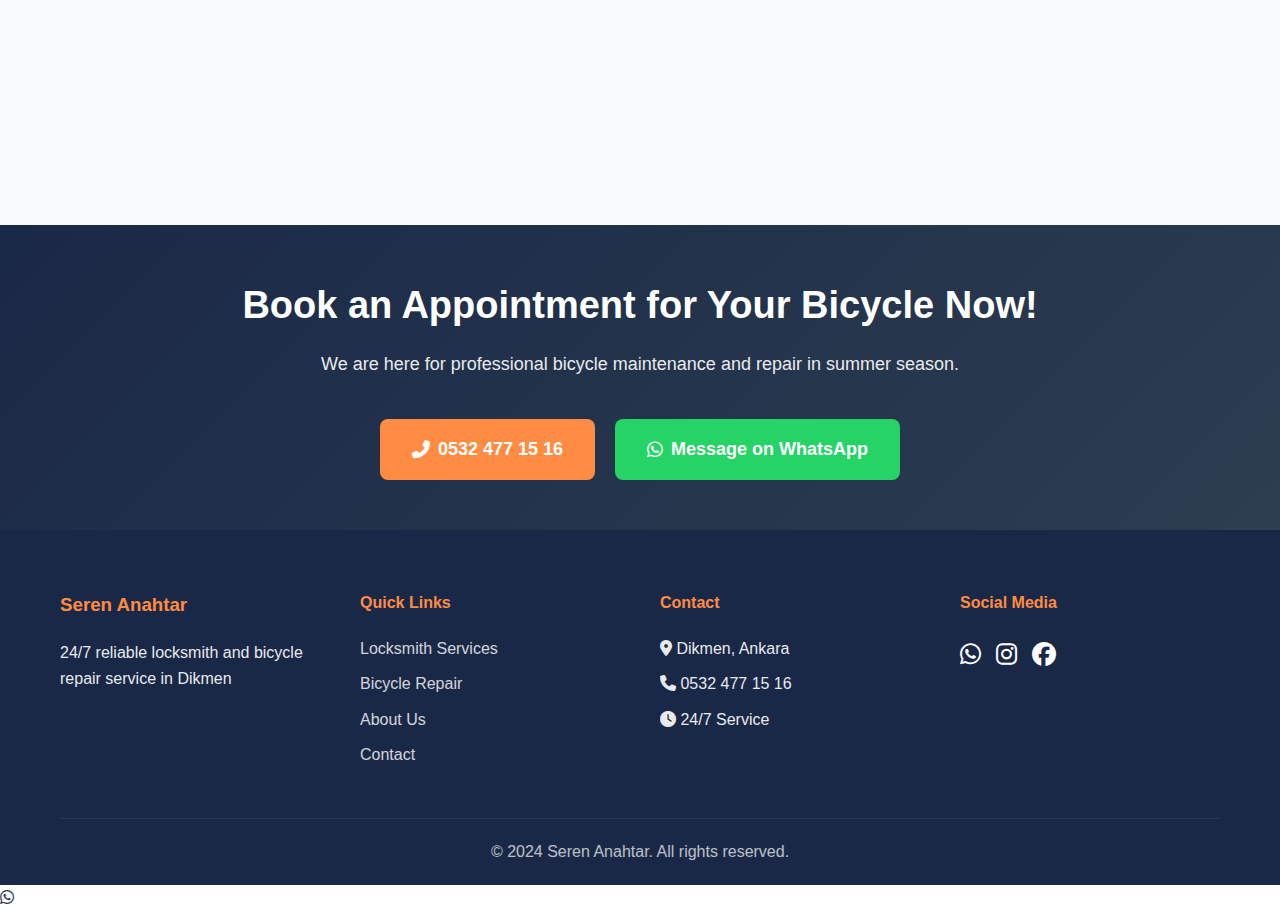
<file: en/bicycle-repair.html>
<!DOCTYPE html>
<html lang="en">
<head>
    <meta charset="UTF-8">
    <meta name="viewport" content="width=device-width, initial-scale=1.0">
    <meta name="description" content="Summer season bicycle repair and maintenance service in Dikmen. Brake-gear adjustment, tire replacement, chain maintenance and more.">
    <meta name="keywords" content="Dikmen bicycle repair, bicycle maintenance Ankara, brake adjustment, gear adjustment, tire replacement, bicycle service Dikmen">
    <title>Bicycle Repair - Summer Season Bicycle Maintenance | Seren Anahtar</title>
    <link rel="stylesheet" href="../css/style.css">
    <link rel="stylesheet" href="https://cdnjs.cloudflare.com/ajax/libs/font-awesome/6.4.0/css/all.min.css">
    
    <!-- Google tag (gtag.js) -->
    <script async src="https://www.googletagmanager.com/gtag/js?id=G-9940DQK9ZR"></script>
    <script>
      window.dataLayer = window.dataLayer || [];
      function gtag(){dataLayer.push(arguments);}
      gtag('js', new Date());

      gtag('config', 'G-9940DQK9ZR');
    </script>
</head>
<body>
    <div class="floating-key"><i class="fas fa-key"></i></div>

    <header class="header">
        <div class="container">
            <div class="header-content">
                <a href="/en/" class="logo">
                    <img src="../images/seren-anahtar-logo.png" alt="Seren Anahtar Logo">
                </a>
                <nav class="nav-menu" id="navMenu">
                    <a href="/en/">Home</a>
                    <a href="locksmith-services.html">Locksmith Services</a>
                    <a href="bicycle-repair.html">Bicycle Repair</a>
                    <a href="about.html">About Us</a>
                    <a href="faq.html">FAQ</a>
                    <a href="contact.html">Contact</a>
                </nav>
                <div class="header-buttons">
                    <div class="lang-switcher">
                        <a href="/bisiklet-tamiri.html">TR</a>
                        <span>|</span>
                        <a href="/en/bicycle-repair.html" class="active">EN</a>
                    </div>
                    <a href="tel:+905324771516" class="btn btn-call"><i class="fas fa-phone"></i><span>Call Now</span></a>
                </div>
                <button class="mobile-menu-toggle" id="mobileMenuToggle"><i class="fas fa-bars"></i></button>
            </div>
        </div>
    </header>

    <section class="page-header">
        <div class="container">
            <h1>Bicycle Repair and Maintenance</h1>
            <p>Professional bicycle service in summer season - Quality service in Dikmen</p>
        </div>
    </section>

    <div class="page-banner">
        <img src="../images/banner-bisiklet.svg" alt="Bicycle Repair">
    </div>

    <section class="content-section" style="background: #fff3cd; padding: 40px 0;">
        <div class="container">
            <div style="text-align: center; max-width: 800px; margin: 0 auto;">
                <i class="fas fa-sun" style="font-size: 48px; color: #ff8c42; margin-bottom: 15px;"></i>
                <h3 style="color: #856404; margin-bottom: 10px; font-size: 24px;">Seasonal Service</h3>
                <p style="color: #856404; font-size: 16px;">Our bicycle repair and maintenance services are available <strong>during summer months (May - September)</strong>. We are here for all your bicycle needs throughout the season!</p>
            </div>
        </div>
    </section>

    <section class="content-section">
        <div class="container">
            <div class="content-box">
                <h3><i class="fas fa-hand-paper"></i> Brake Adjustment and Repair</h3>
                <p>Proper functioning of the brake system is very important for your bicycle's safety. Enjoy safe riding with professional brake adjustment and repair service in Dikmen.</p>
                <ul>
                    <li>V-brake adjustment and maintenance</li>
                    <li>Disc brake adjustment and pad replacement</li>
                    <li>Brake cable replacement</li>
                    <li>Hydraulic brake bleeding</li>
                    <li>Brake lever adjustment</li>
                    <li>Brake pad replacement</li>
                </ul>
            </div>

            <div class="content-box">
                <h3><i class="fas fa-cog"></i> Gear Adjustment</h3>
                <p>Professional adjustment service for smooth gear shifting. We solve gear jamming, skipping and delayed response problems. Affordable gear adjustment service in Dikmen.</p>
                <ul>
                    <li>Front and rear derailleur adjustment</li>
                    <li>Gear cable replacement</li>
                    <li>Derailleur pulley adjustment</li>
                    <li>Index adjustment</li>
                    <li>Gear lever repair</li>
                    <li>Shifter replacement</li>
                </ul>
            </div>

            <div class="content-box">
                <h3><i class="fas fa-circle-notch"></i> Tire and Rim Maintenance</h3>
                <p>Quick solution for tire puncture, flat or wear problems. Tire replacement and repair service for all bicycle types.</p>
                <ul>
                    <li>Tire replacement</li>
                    <li>Inner tube replacement and repair</li>
                    <li>Tire puncture repair</li>
                    <li>Rim truing and alignment</li>
                    <li>Spoke replacement and tensioning</li>
                    <li>Tubeless tire installation</li>
                </ul>
            </div>

            <div class="content-box">
                <h3><i class="fas fa-link"></i> Chain Maintenance and Cleaning</h3>
                <p>Regular chain maintenance is essential to extend your bicycle's life. We provide professional cleaning, lubrication and chain replacement if necessary.</p>
                <ul>
                    <li>Chain cleaning and lubrication</li>
                    <li>Chain replacement</li>
                    <li>Chain tension adjustment</li>
                    <li>Cassette cleaning</li>
                    <li>Front and rear sprocket replacement</li>
                    <li>Crankset maintenance</li>
                </ul>
            </div>
        </div>
    </section>

    <section class="bike-services">
        <div class="container">
            <h2 class="section-title">Bicycle Maintenance Tips</h2>
            <p class="section-subtitle">Our recommendations to extend your bicycle's life</p>
            <div class="services-grid">
                <div class="service-card">
                    <div class="service-icon" style="color: var(--accent-green);"><i class="fas fa-spray-can"></i></div>
                    <h3>Regular Cleaning</h3>
                    <p>Clean your bicycle every 2-3 weeks with warm water and a soft sponge. Use special cleaning products for chain and gear components.</p>
                </div>
                <div class="service-card">
                    <div class="service-icon" style="color: var(--accent-green);"><i class="fas fa-oil-can"></i></div>
                    <h3>Chain Lubrication</h3>
                    <p>Lubricate the chain every 100-150 km. Clean the chain thoroughly before lubricating. Too much oil collects dust, so use sparingly.</p>
                </div>
                <div class="service-card">
                    <div class="service-icon" style="color: var(--accent-green);"><i class="fas fa-wind"></i></div>
                    <h3>Tire Pressure</h3>
                    <p>Check tire pressure before each use. The correct pressure is written on the side of the tire. Low pressure increases puncture risk.</p>
                </div>
            </div>
        </div>
    </section>

    <section class="cta">
        <div class="container">
            <div class="cta-content">
                <h2>Book an Appointment for Your Bicycle Now!</h2>
                <p>We are here for professional bicycle maintenance and repair in summer season.</p>
                <div class="cta-buttons">
                    <a href="tel:+905324771516" class="btn btn-primary btn-large"><i class="fas fa-phone-alt"></i>0532 477 15 16</a>
                    <a href="https://wa.me/905324771516" target="_blank" class="btn btn-whatsapp btn-large"><i class="fab fa-whatsapp"></i>Message on WhatsApp</a>
                </div>
            </div>
        </div>
    </section>

    <footer class="footer">
        <div class="container">
            <div class="footer-content">
                <div class="footer-section">
                    <h3>Seren Anahtar</h3>
                    <p>24/7 reliable locksmith and bicycle repair service in Dikmen</p>
                </div>
                <div class="footer-section">
                    <h4>Quick Links</h4>
                    <ul>
                        <li><a href="locksmith-services.html">Locksmith Services</a></li>
                        <li><a href="bicycle-repair.html">Bicycle Repair</a></li>
                        <li><a href="about.html">About Us</a></li>
                        <li><a href="contact.html">Contact</a></li>
                    </ul>
                </div>
                <div class="footer-section">
                    <h4>Contact</h4>
                    <p><i class="fas fa-map-marker-alt"></i> Dikmen, Ankara</p>
                    <p><i class="fas fa-phone"></i> 0532 477 15 16</p>
                    <p><i class="fas fa-clock"></i> 24/7 Service</p>
                </div>
                <div class="footer-section">
                    <h4>Social Media</h4>
                    <div class="social-links">
                        <a href="https://wa.me/905324771516" target="_blank"><i class="fab fa-whatsapp"></i></a>
                        <a href="#"><i class="fab fa-instagram"></i></a>
                        <a href="#"><i class="fab fa-facebook"></i></a>
                    </div>
                </div>
            </div>
            <div class="footer-bottom">
                <p>&copy; 2024 Seren Anahtar. All rights reserved.</p>
            </div>
        </div>
    </footer>

    <a href="tel:+905324771516" class="mobile-call-btn"><i class="fas fa-phone-alt"></i><span>Call Now</span></a>
    
    <!-- WhatsApp Floating Button -->
    <a href="https://wa.me/905324771516" target="_blank" class="whatsapp-float" aria-label="WhatsApp">
        <i class="fab fa-whatsapp"></i>
    </a>

    <script src="../js/script.js"></script>
</body>
</html>
</file>
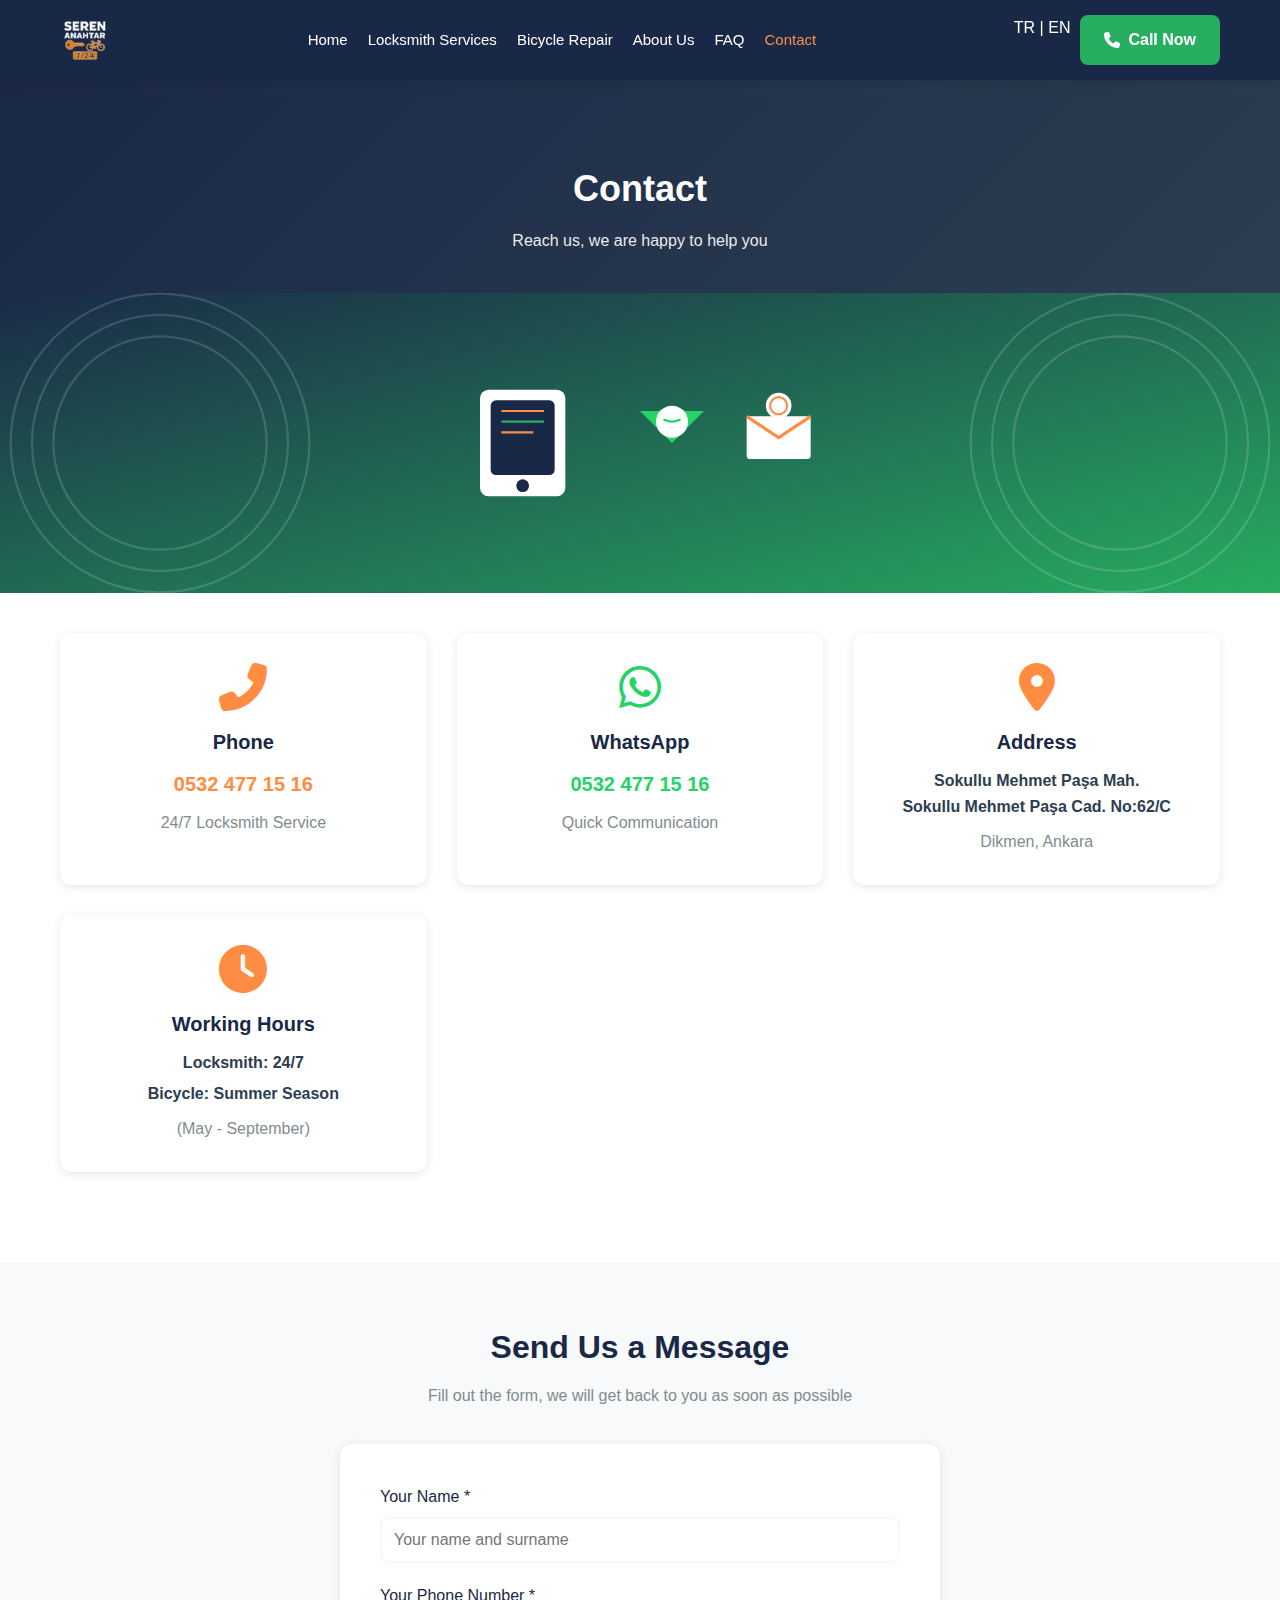
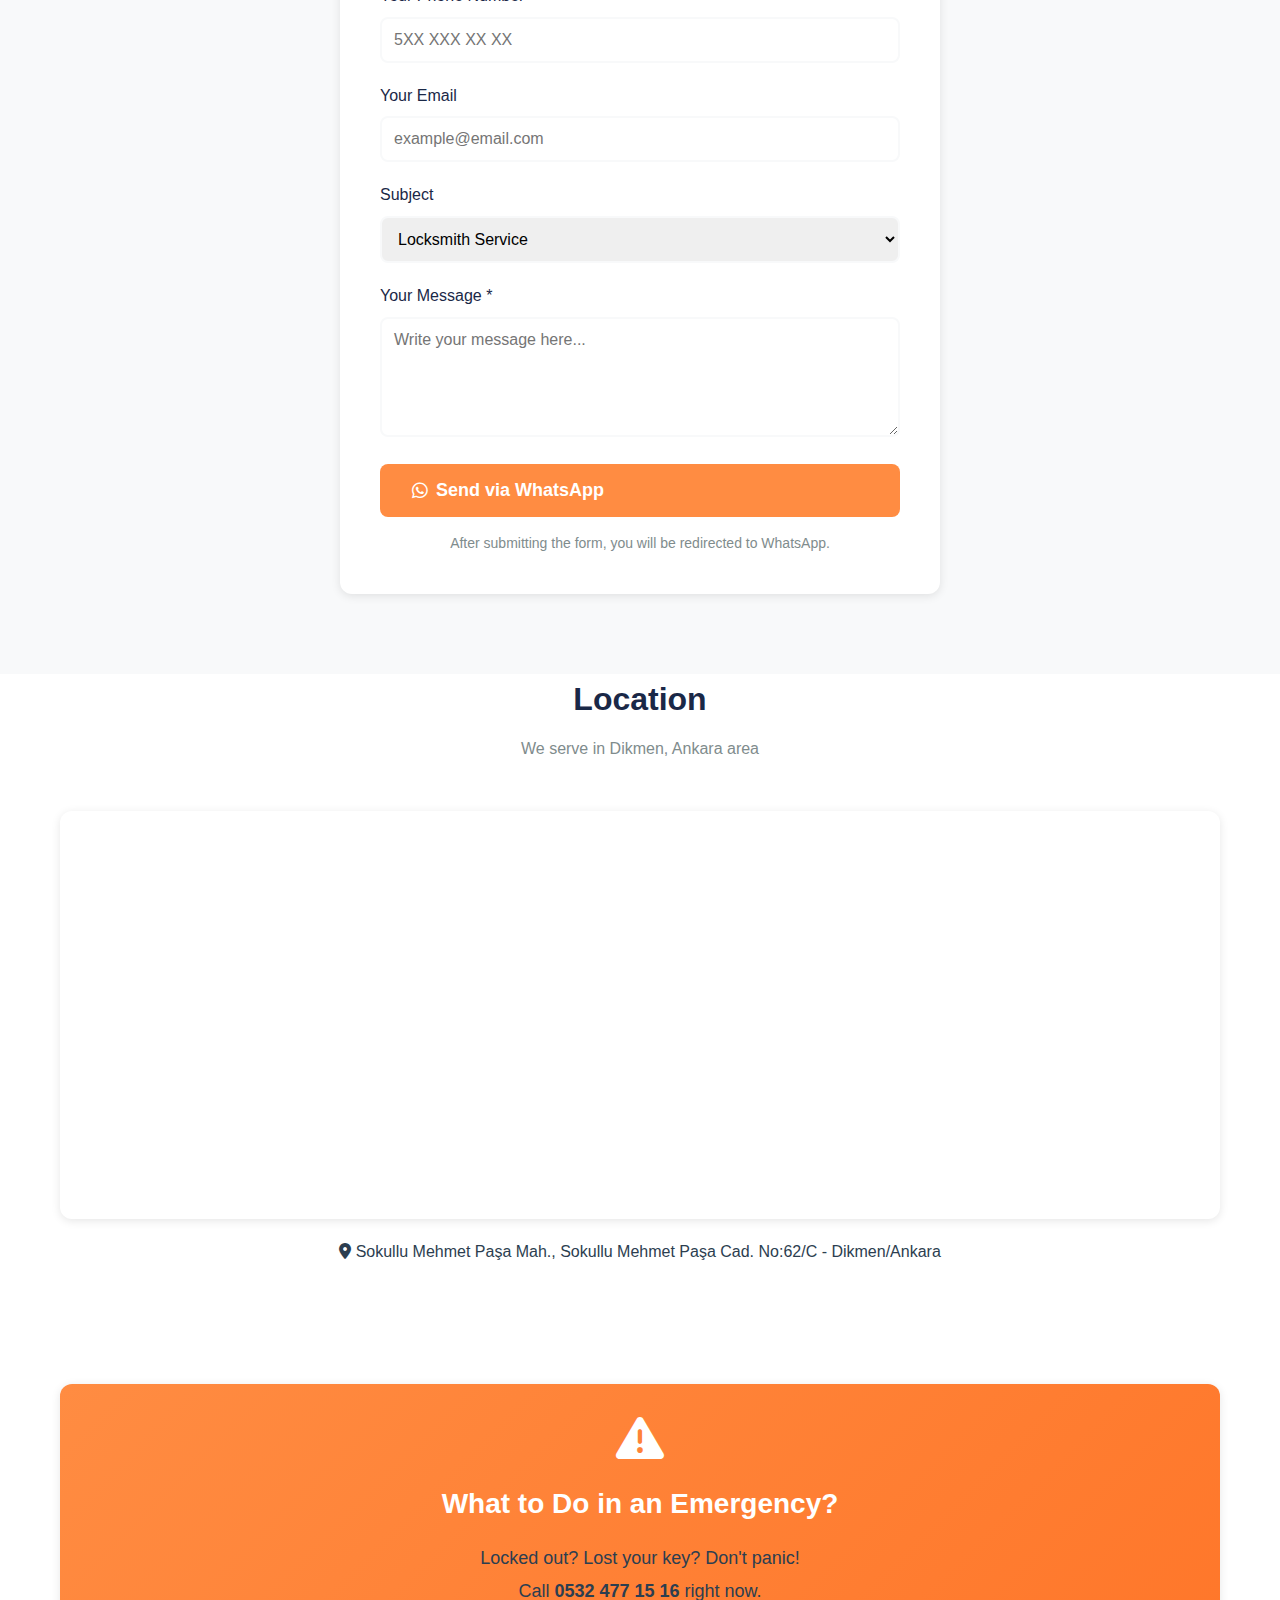
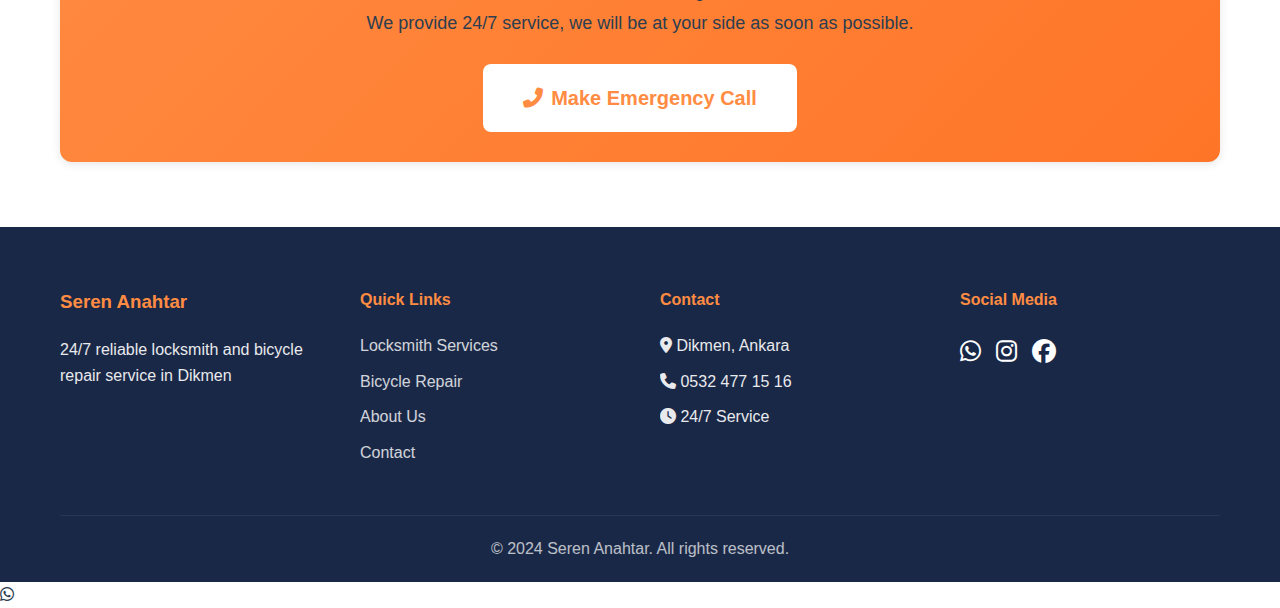
<file: en/contact.html>
<!DOCTYPE html>
<html lang="en">
<head>
    <meta charset="UTF-8">
    <meta name="viewport" content="width=device-width, initial-scale=1.0">
    <meta name="description" content="Seren Anahtar contact - Contact us for 24/7 locksmith service in Dikmen. Phone, WhatsApp and address information.">
    <meta name="keywords" content="Seren Anahtar contact, Dikmen locksmith phone, locksmith address Ankara">
    <title>Contact - Seren Anahtar | Dikmen Locksmith and Bicycle Repair</title>
    <link rel="stylesheet" href="../css/style.css">
    <link rel="stylesheet" href="https://cdnjs.cloudflare.com/ajax/libs/font-awesome/6.4.0/css/all.min.css">
    
    <!-- Google tag (gtag.js) -->
    <script async src="https://www.googletagmanager.com/gtag/js?id=G-9940DQK9ZR"></script>
    <script>
      window.dataLayer = window.dataLayer || [];
      function gtag(){dataLayer.push(arguments);}
      gtag('js', new Date());

      gtag('config', 'G-9940DQK9ZR');
    </script>
</head>
<body>
    <div class="floating-key"><i class="fas fa-key"></i></div>

    <header class="header">
        <div class="container">
            <div class="header-content">
                <a href="/en/" class="logo">
                    <img src="../images/seren-anahtar-logo.png" alt="Seren Anahtar Logo">
                </a>
                <nav class="nav-menu" id="navMenu">
                    <a href="/en/">Home</a>
                    <a href="locksmith-services.html">Locksmith Services</a>
                    <a href="bicycle-repair.html">Bicycle Repair</a>
                    <a href="about.html">About Us</a>
                    <a href="faq.html">FAQ</a>
                    <a href="contact.html">Contact</a>
                </nav>
                <div class="header-buttons">
                    <div class="lang-switcher">
                        <a href="/iletisim.html">TR</a>
                        <span>|</span>
                        <a href="/en/contact.html" class="active">EN</a>
                    </div>
                    <a href="tel:+905324771516" class="btn btn-call"><i class="fas fa-phone"></i><span>Call Now</span></a>
                </div>
                <button class="mobile-menu-toggle" id="mobileMenuToggle"><i class="fas fa-bars"></i></button>
            </div>
        </div>
    </header>

    <section class="page-header">
        <div class="container">
            <h1>Contact</h1>
            <p>Reach us, we are happy to help you</p>
        </div>
    </section>

    <div class="page-banner">
        <img src="../images/banner-iletisim.svg" alt="Contact">
    </div>

    <section class="content-section">
        <div class="container">
            <div class="contact-info">
                <div class="contact-box">
                    <i class="fas fa-phone-alt"></i>
                    <h3>Phone</h3>
                    <p><a href="tel:+905324771516" style="color: var(--accent-orange); font-size: 20px; font-weight: 600;">0532 477 15 16</a></p>
                    <p style="margin-top: 10px; color: var(--text-light);">24/7 Locksmith Service</p>
                </div>

                <div class="contact-box">
                    <i class="fab fa-whatsapp" style="color: #25D366;"></i>
                    <h3>WhatsApp</h3>
                    <p><a href="https://wa.me/905324771516" target="_blank" style="color: #25D366; font-size: 20px; font-weight: 600;">0532 477 15 16</a></p>
                    <p style="margin-top: 10px; color: var(--text-light);">Quick Communication</p>
                </div>

                <div class="contact-box">
                    <i class="fas fa-map-marker-alt"></i>
                    <h3>Address</h3>
                    <p style="font-weight: 600;">Sokullu Mehmet Paşa Mah.</p>
                    <p style="font-weight: 600;">Sokullu Mehmet Paşa Cad. No:62/C</p>
                    <p style="margin-top: 10px; color: var(--text-light);">Dikmen, Ankara</p>
                </div>

                <div class="contact-box">
                    <i class="fas fa-clock"></i>
                    <h3>Working Hours</h3>
                    <p style="font-weight: 600;">Locksmith: 24/7</p>
                    <p style="font-weight: 600; margin-top: 5px;">Bicycle: Summer Season</p>
                    <p style="margin-top: 10px; color: var(--text-light);">(May - September)</p>
                </div>
            </div>
        </div>
    </section>

    <section class="content-section" style="background: var(--light-bg); padding-top: 60px; padding-bottom: 80px;">
        <div class="container">
            <h2 class="section-title">Send Us a Message</h2>
            <p class="section-subtitle">Fill out the form, we will get back to you as soon as possible</p>
            
            <form class="contact-form" id="contactForm">
                <div class="form-group">
                    <label for="name">Your Name *</label>
                    <input type="text" id="name" name="name" required placeholder="Your name and surname">
                </div>

                <div class="form-group">
                    <label for="phone">Your Phone Number *</label>
                    <input type="tel" id="phone" name="phone" required placeholder="5XX XXX XX XX">
                </div>

                <div class="form-group">
                    <label for="email">Your Email</label>
                    <input type="email" id="email" name="email" placeholder="example@email.com">
                </div>

                <div class="form-group">
                    <label for="subject">Subject</label>
                    <select id="subject" name="subject" style="width: 100%; padding: 12px; border: 2px solid var(--light-bg); border-radius: 8px; font-size: 16px; font-family: inherit;">
                        <option value="locksmith">Locksmith Service</option>
                        <option value="bicycle">Bicycle Repair</option>
                        <option value="price">Price Information</option>
                        <option value="appointment">Appointment</option>
                        <option value="complaint">Complaint/Suggestion</option>
                        <option value="other">Other</option>
                    </select>
                </div>

                <div class="form-group">
                    <label for="message">Your Message *</label>
                    <textarea id="message" name="message" required placeholder="Write your message here..."></textarea>
                </div>

                <button type="submit" class="btn btn-primary btn-large" style="width: 100%;">
                    <i class="fab fa-whatsapp"></i>
                    Send via WhatsApp
                </button>
                <p style="text-align: center; margin-top: 15px; color: var(--text-light); font-size: 14px;">
                    After submitting the form, you will be redirected to WhatsApp.
                </p>
            </form>
        </div>
    </section>

    <!-- Map -->
    <section class="content-section" style="padding-top: 0; padding-bottom: 80px;">
        <div class="container">
            <h2 class="section-title">Location</h2>
            <p class="section-subtitle">We serve in Dikmen, Ankara area</p>
            <div class="map-container">
                <iframe 
                    src="https://www.google.com/maps/embed?pb=!1m18!1m12!1m3!1d3059.0234567890!2d32.8654321!3d39.9123456!2m3!1f0!2f0!3f0!3m2!1i1024!2i768!4f13.1!3m3!1m2!1s0x0%3A0x0!2zMznCsDU0JzQ0LjQiTiAzMsKwNTEnNTUuNiJF!5e0!3m2!1sen!2str!4v1699999999999!5m2!1sen!2str" 
                    allowfullscreen="" 
                    loading="lazy" 
                    referrerpolicy="no-referrer-when-downgrade">
                </iframe>
            </div>
            <div style="text-align: center; margin-top: 20px;">
                <p style="color: var(--text-dark); font-size: 16px; font-weight: 500;">
                    <i class="fas fa-map-marker-alt"></i> Sokullu Mehmet Paşa Mah., Sokullu Mehmet Paşa Cad. No:62/C - Dikmen/Ankara
                </p>
            </div>
        </div>
    </section>

    <section class="content-section">
        <div class="container">
            <div class="content-box" style="background: linear-gradient(135deg, #ff8c42 0%, #ff7528 100%); color: white; text-align: center;">
                <i class="fas fa-exclamation-triangle" style="font-size: 48px; margin-bottom: 20px;"></i>
                <h3 style="color: white; font-size: 28px; margin-bottom: 15px;">What to Do in an Emergency?</h3>
                <p style="font-size: 18px; line-height: 1.8; margin-bottom: 25px;">Locked out? Lost your key? Don't panic!<br>Call <strong>0532 477 15 16</strong> right now.<br>We provide 24/7 service, we will be at your side as soon as possible.</p>
                <a href="tel:+905324771516" class="btn" style="background: white; color: var(--accent-orange); font-size: 20px; padding: 18px 40px;">
                    <i class="fas fa-phone-alt"></i>
                    Make Emergency Call
                </a>
            </div>
        </div>
    </section>

    <footer class="footer">
        <div class="container">
            <div class="footer-content">
                <div class="footer-section">
                    <h3>Seren Anahtar</h3>
                    <p>24/7 reliable locksmith and bicycle repair service in Dikmen</p>
                </div>
                <div class="footer-section">
                    <h4>Quick Links</h4>
                    <ul>
                        <li><a href="locksmith-services.html">Locksmith Services</a></li>
                        <li><a href="bicycle-repair.html">Bicycle Repair</a></li>
                        <li><a href="about.html">About Us</a></li>
                        <li><a href="contact.html">Contact</a></li>
                    </ul>
                </div>
                <div class="footer-section">
                    <h4>Contact</h4>
                    <p><i class="fas fa-map-marker-alt"></i> Dikmen, Ankara</p>
                    <p><i class="fas fa-phone"></i> 0532 477 15 16</p>
                    <p><i class="fas fa-clock"></i> 24/7 Service</p>
                </div>
                <div class="footer-section">
                    <h4>Social Media</h4>
                    <div class="social-links">
                        <a href="https://wa.me/905324771516" target="_blank"><i class="fab fa-whatsapp"></i></a>
                        <a href="#"><i class="fab fa-instagram"></i></a>
                        <a href="#"><i class="fab fa-facebook"></i></a>
                    </div>
                </div>
            </div>
            <div class="footer-bottom">
                <p>&copy; 2024 Seren Anahtar. All rights reserved.</p>
            </div>
        </div>
    </footer>

    <a href="tel:+905324771516" class="mobile-call-btn"><i class="fas fa-phone-alt"></i><span>Call Now</span></a>
    
    <!-- WhatsApp Floating Button -->
    <a href="https://wa.me/905324771516" target="_blank" class="whatsapp-float" aria-label="WhatsApp">
        <i class="fab fa-whatsapp"></i>
    </a>

    <script src="../js/script.js"></script>
</body>
</html>
</file>
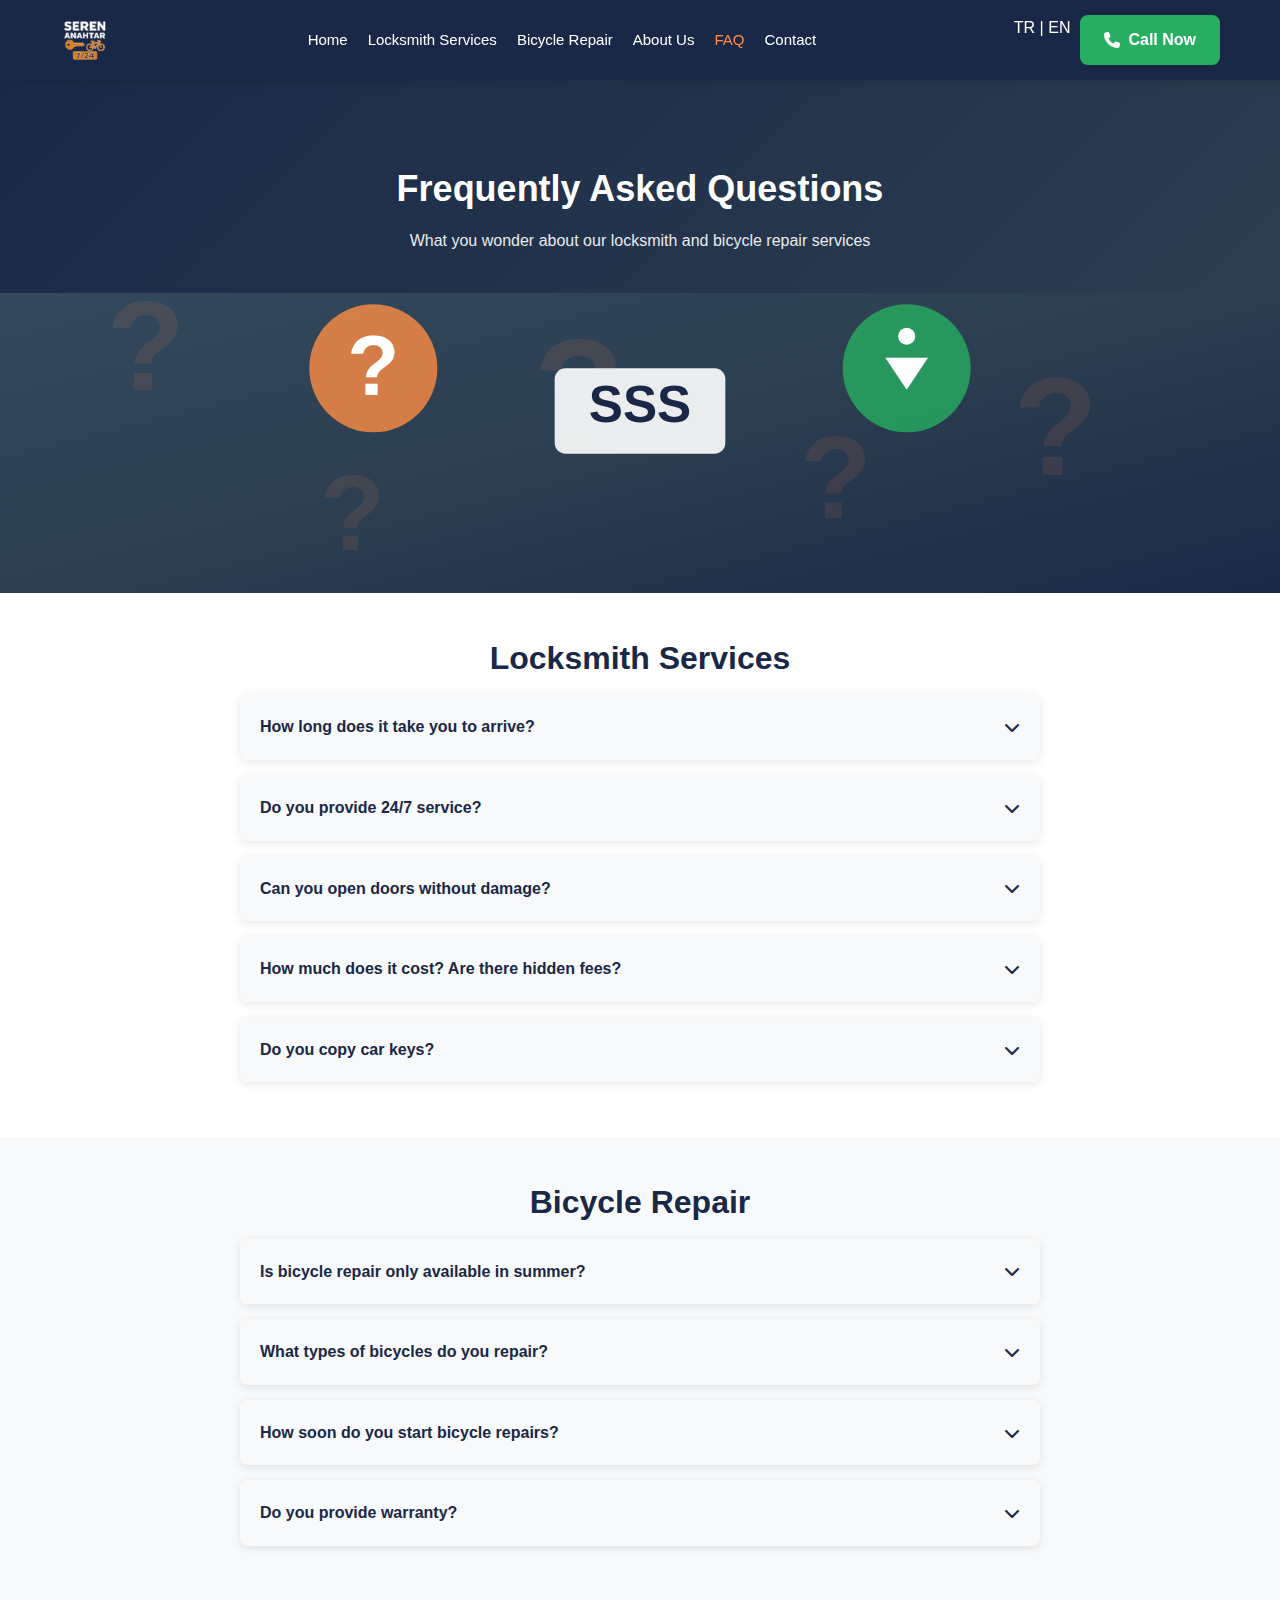
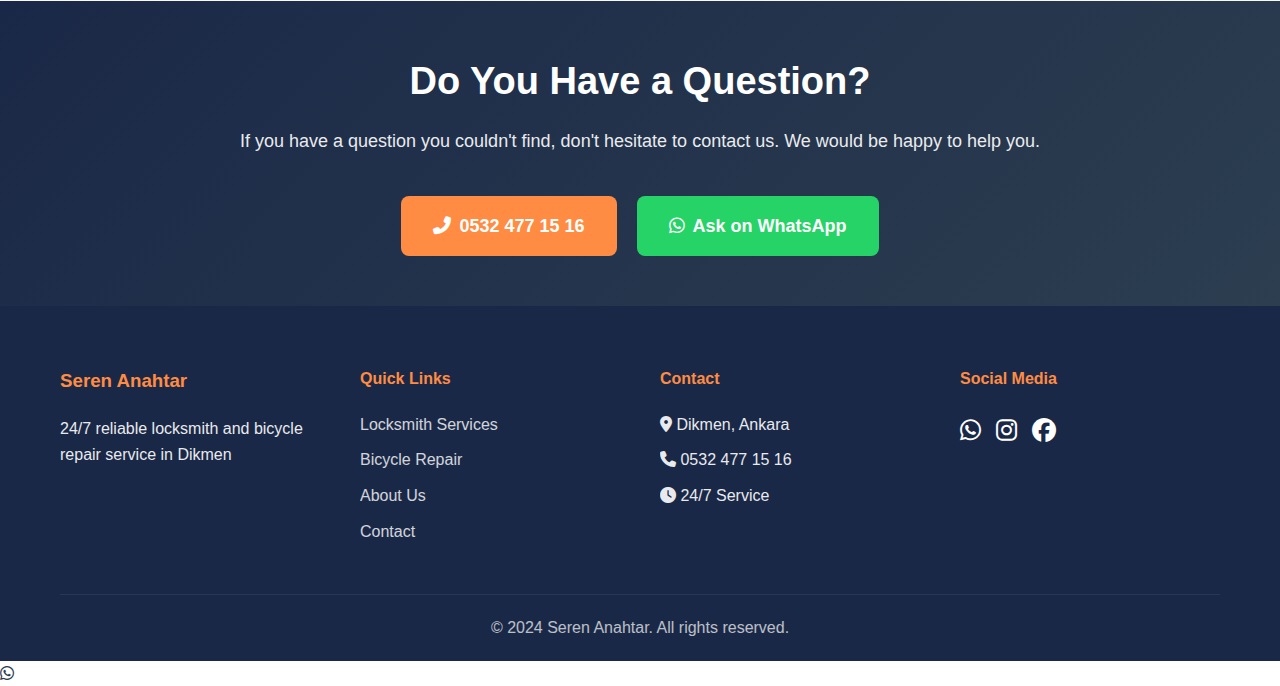
<file: en/faq.html>
<!DOCTYPE html>
<html lang="en">
<head>
    <meta charset="UTF-8">
    <meta name="viewport" content="width=device-width, initial-scale=1.0">
    <meta name="description" content="Seren Anahtar - Frequently asked questions. What you wonder about locksmith and bicycle repair services.">
    <meta name="keywords" content="locksmith FAQ, bicycle repair FAQ, Dikmen locksmith questions">
    <title>Frequently Asked Questions - Seren Anahtar | Dikmen Locksmith</title>
    <link rel="stylesheet" href="../css/style.css">
    <link rel="stylesheet" href="https://cdnjs.cloudflare.com/ajax/libs/font-awesome/6.4.0/css/all.min.css">
    
    <!-- Google tag (gtag.js) -->
    <script async src="https://www.googletagmanager.com/gtag/js?id=G-9940DQK9ZR"></script>
    <script>
      window.dataLayer = window.dataLayer || [];
      function gtag(){dataLayer.push(arguments);}
      gtag('js', new Date());

      gtag('config', 'G-9940DQK9ZR');
    </script>
</head>
<body>
    <div class="floating-key"><i class="fas fa-key"></i></div>

    <header class="header">
        <div class="container">
            <div class="header-content">
                <a href="/en/" class="logo">
                    <img src="../images/seren-anahtar-logo.png" alt="Seren Anahtar Logo">
                </a>
                <nav class="nav-menu" id="navMenu">
                    <a href="/en/">Home</a>
                    <a href="locksmith-services.html">Locksmith Services</a>
                    <a href="bicycle-repair.html">Bicycle Repair</a>
                    <a href="about.html">About Us</a>
                    <a href="faq.html">FAQ</a>
                    <a href="contact.html">Contact</a>
                </nav>
                <div class="header-buttons">
                    <div class="lang-switcher">
                        <a href="/sss.html">TR</a>
                        <span>|</span>
                        <a href="/en/faq.html" class="active">EN</a>
                    </div>
                    <a href="tel:+905324771516" class="btn btn-call"><i class="fas fa-phone"></i><span>Call Now</span></a>
                </div>
                <button class="mobile-menu-toggle" id="mobileMenuToggle"><i class="fas fa-bars"></i></button>
            </div>
        </div>
    </header>

    <section class="page-header">
        <div class="container">
            <h1>Frequently Asked Questions</h1>
            <p>What you wonder about our locksmith and bicycle repair services</p>
        </div>
    </section>

    <div class="page-banner">
        <img src="../images/banner-sss.svg" alt="FAQ">
    </div>

    <section class="content-section">
        <div class="container">
            <h2 class="section-title">Locksmith Services</h2>
            <div class="accordion">
                <div class="accordion-item">
                    <div class="accordion-header">
                        <span>How long does it take you to arrive?</span>
                        <i class="fas fa-chevron-down"></i>
                    </div>
                    <div class="accordion-content">
                        <div class="accordion-content-inner">We arrive at your address within 15-20 minutes in Dikmen area. We also serve surrounding districts (Çankaya, Yenimahalle) within 20-40 minutes depending on distance. Times may vary according to traffic conditions but we set off as quickly as possible for emergencies.</div>
                    </div>
                </div>

                <div class="accordion-item">
                    <div class="accordion-header">
                        <span>Do you provide 24/7 service?</span>
                        <i class="fas fa-chevron-down"></i>
                    </div>
                    <div class="accordion-content">
                        <div class="accordion-content-inner">Yes, our locksmith services continue 24/7 without interruption. You can call us even at midnight, on weekends or public holidays for emergency locksmith support.</div>
                    </div>
                </div>

                <div class="accordion-item">
                    <div class="accordion-header">
                        <span>Can you open doors without damage?</span>
                        <i class="fas fa-chevron-down"></i>
                    </div>
                    <div class="accordion-content">
                        <div class="accordion-content-inner">Damage-free opening is possible for most door types. Thanks to our professional equipment and experienced team, we open your door without causing damage. We use the most appropriate method according to the door type. In some special lock systems or very old doors, there may be a risk of damage, in which case we inform you in advance.</div>
                    </div>
                </div>

                <div class="accordion-item">
                    <div class="accordion-header">
                        <span>How much does it cost? Are there hidden fees?</span>
                        <i class="fas fa-chevron-down"></i>
                    </div>
                    <div class="accordion-content">
                        <div class="accordion-content-inner">Our prices vary according to the type of operation, door/lock type and distance. When you call, you will be given the exact price information after explaining your situation. According to our transparent pricing policy, there are no hidden fees, extra charges or surprise prices. All fees are clearly stated before starting the work.</div>
                    </div>
                </div>

                <div class="accordion-item">
                    <div class="accordion-header">
                        <span>Do you copy car keys?</span>
                        <i class="fas fa-chevron-down"></i>
                    </div>
                    <div class="accordion-content">
                        <div class="accordion-content-inner">Yes, we can copy mechanical and remote keys for most car brands. Immobilizer programming and remote coding are also performed. Processing time and price vary according to car brand and model, you can call for detailed information.</div>
                    </div>
                </div>
            </div>
        </div>
    </section>

    <section class="content-section" style="background: var(--light-bg);">
        <div class="container">
            <h2 class="section-title">Bicycle Repair</h2>
            <div class="accordion">
                <div class="accordion-item">
                    <div class="accordion-header">
                        <span>Is bicycle repair only available in summer?</span>
                        <i class="fas fa-chevron-down"></i>
                    </div>
                    <div class="accordion-content">
                        <div class="accordion-content-inner">Yes, our bicycle repair and maintenance services are seasonal and available during summer months (usually May-September). Only our locksmith services continue during winter months.</div>
                    </div>
                </div>

                <div class="accordion-item">
                    <div class="accordion-header">
                        <span>What types of bicycles do you repair?</span>
                        <i class="fas fa-chevron-down"></i>
                    </div>
                    <div class="accordion-content">
                        <div class="accordion-content-inner">We repair all types of bicycles including city bikes, mountain bikes (MTB), road bikes, hybrid bikes, children's bikes and electric bicycles. For electric bicycles, we only deal with mechanical parts, special service is recommended for electronic systems.</div>
                    </div>
                </div>

                <div class="accordion-item">
                    <div class="accordion-header">
                        <span>How soon do you start bicycle repairs?</span>
                        <i class="fas fa-chevron-down"></i>
                    </div>
                    <div class="accordion-content">
                        <div class="accordion-content-inner">After making an appointment, we receive your bicycle at the appointed time. Simple operations (brake adjustment, gear adjustment, tire replacement, etc.) are usually completed within the same day. Operations requiring part replacement or more comprehensive work may take 1-3 days.</div>
                    </div>
                </div>

                <div class="accordion-item">
                    <div class="accordion-header">
                        <span>Do you provide warranty?</span>
                        <i class="fas fa-chevron-down"></i>
                    </div>
                    <div class="accordion-content">
                        <div class="accordion-content-inner">Yes, we provide workmanship warranty for our jobs. There is a 30-day workmanship warranty for adjustment operations. Replaced parts are covered by manufacturer warranty and a warranty certificate is provided.</div>
                    </div>
                </div>
            </div>
        </div>
    </section>

    <section class="cta">
        <div class="container">
            <div class="cta-content">
                <h2>Do You Have a Question?</h2>
                <p>If you have a question you couldn't find, don't hesitate to contact us. We would be happy to help you.</p>
                <div class="cta-buttons">
                    <a href="tel:+905324771516" class="btn btn-primary btn-large"><i class="fas fa-phone-alt"></i>0532 477 15 16</a>
                    <a href="https://wa.me/905324771516" target="_blank" class="btn btn-whatsapp btn-large"><i class="fab fa-whatsapp"></i>Ask on WhatsApp</a>
                </div>
            </div>
        </div>
    </section>

    <footer class="footer">
        <div class="container">
            <div class="footer-content">
                <div class="footer-section">
                    <h3>Seren Anahtar</h3>
                    <p>24/7 reliable locksmith and bicycle repair service in Dikmen</p>
                </div>
                <div class="footer-section">
                    <h4>Quick Links</h4>
                    <ul>
                        <li><a href="locksmith-services.html">Locksmith Services</a></li>
                        <li><a href="bicycle-repair.html">Bicycle Repair</a></li>
                        <li><a href="about.html">About Us</a></li>
                        <li><a href="contact.html">Contact</a></li>
                    </ul>
                </div>
                <div class="footer-section">
                    <h4>Contact</h4>
                    <p><i class="fas fa-map-marker-alt"></i> Dikmen, Ankara</p>
                    <p><i class="fas fa-phone"></i> 0532 477 15 16</p>
                    <p><i class="fas fa-clock"></i> 24/7 Service</p>
                </div>
                <div class="footer-section">
                    <h4>Social Media</h4>
                    <div class="social-links">
                        <a href="https://wa.me/905324771516" target="_blank"><i class="fab fa-whatsapp"></i></a>
                        <a href="#"><i class="fab fa-instagram"></i></a>
                        <a href="#"><i class="fab fa-facebook"></i></a>
                    </div>
                </div>
            </div>
            <div class="footer-bottom">
                <p>&copy; 2024 Seren Anahtar. All rights reserved.</p>
            </div>
        </div>
    </footer>

    <a href="tel:+905324771516" class="mobile-call-btn"><i class="fas fa-phone-alt"></i><span>Call Now</span></a>
    
    <!-- WhatsApp Floating Button -->
    <a href="https://wa.me/905324771516" target="_blank" class="whatsapp-float" aria-label="WhatsApp">
        <i class="fab fa-whatsapp"></i>
    </a>

    <script src="../js/script.js"></script>
</body>
</html>
</file>
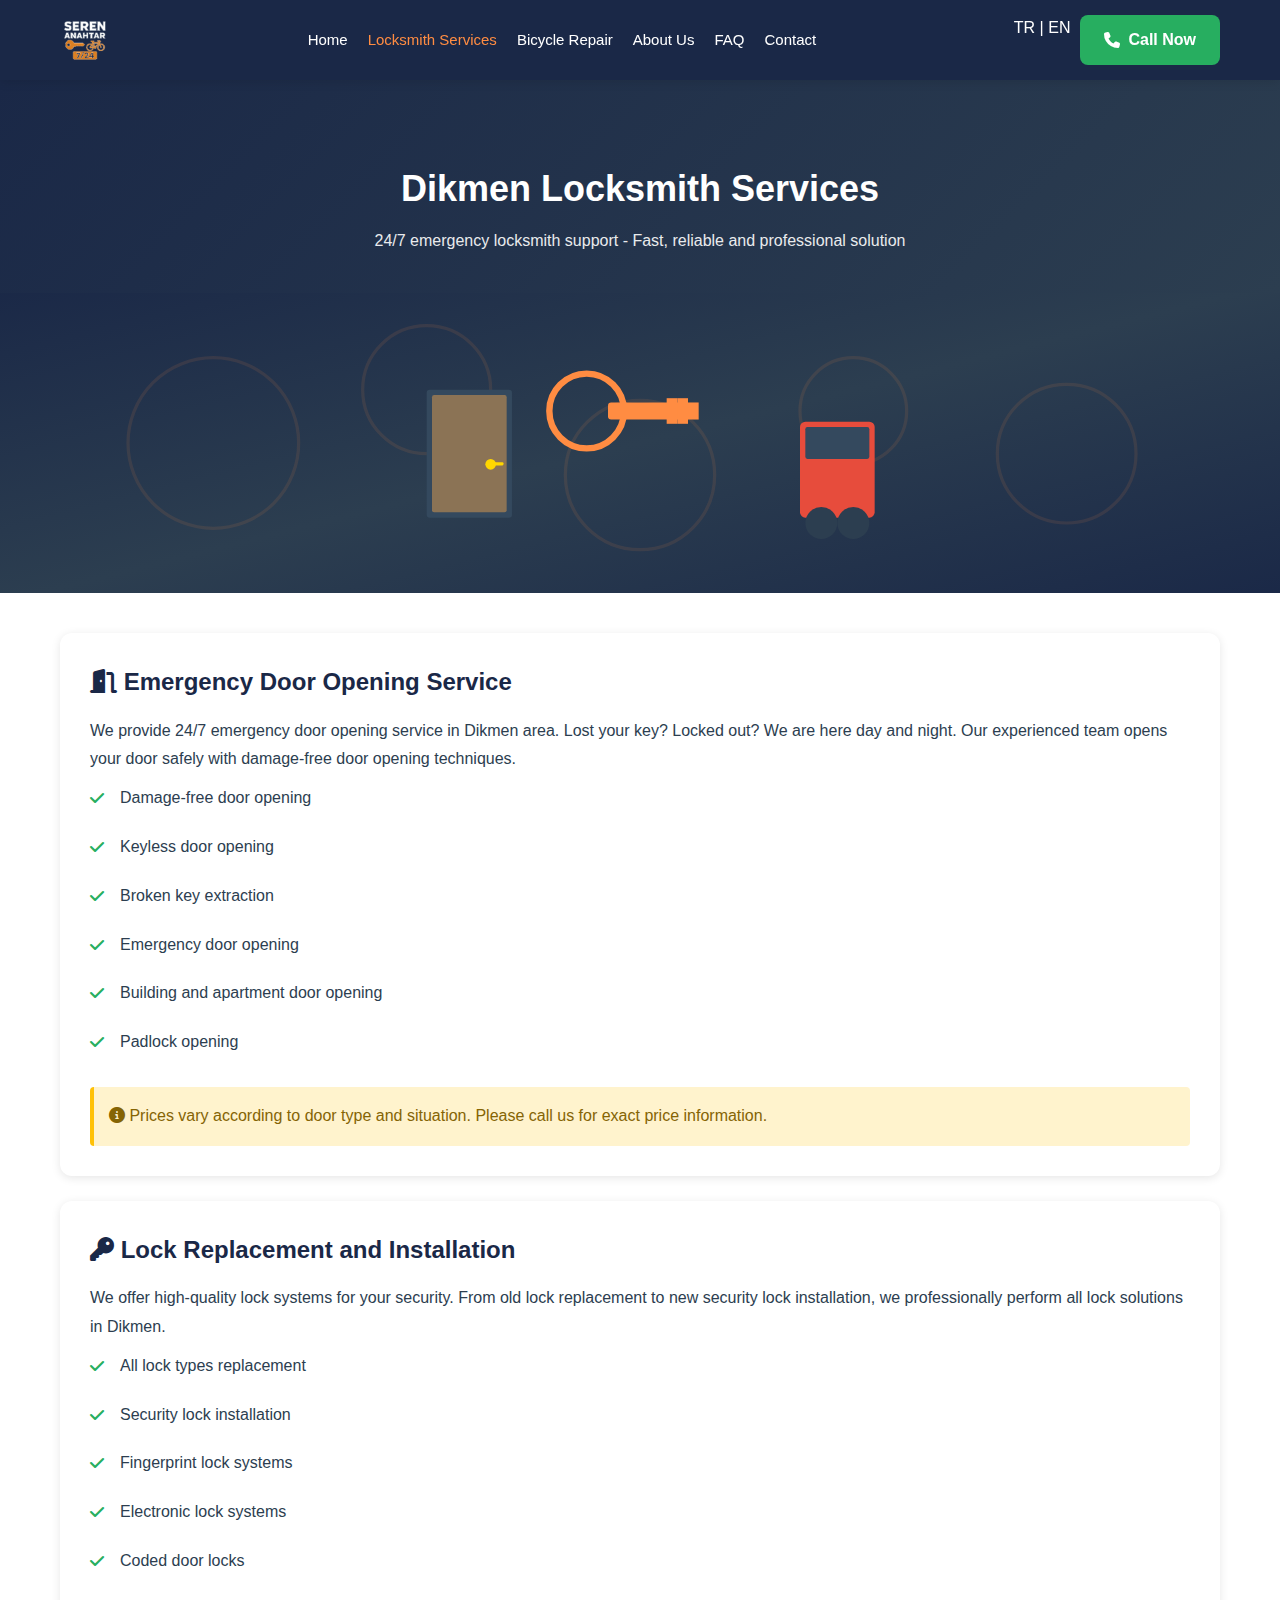
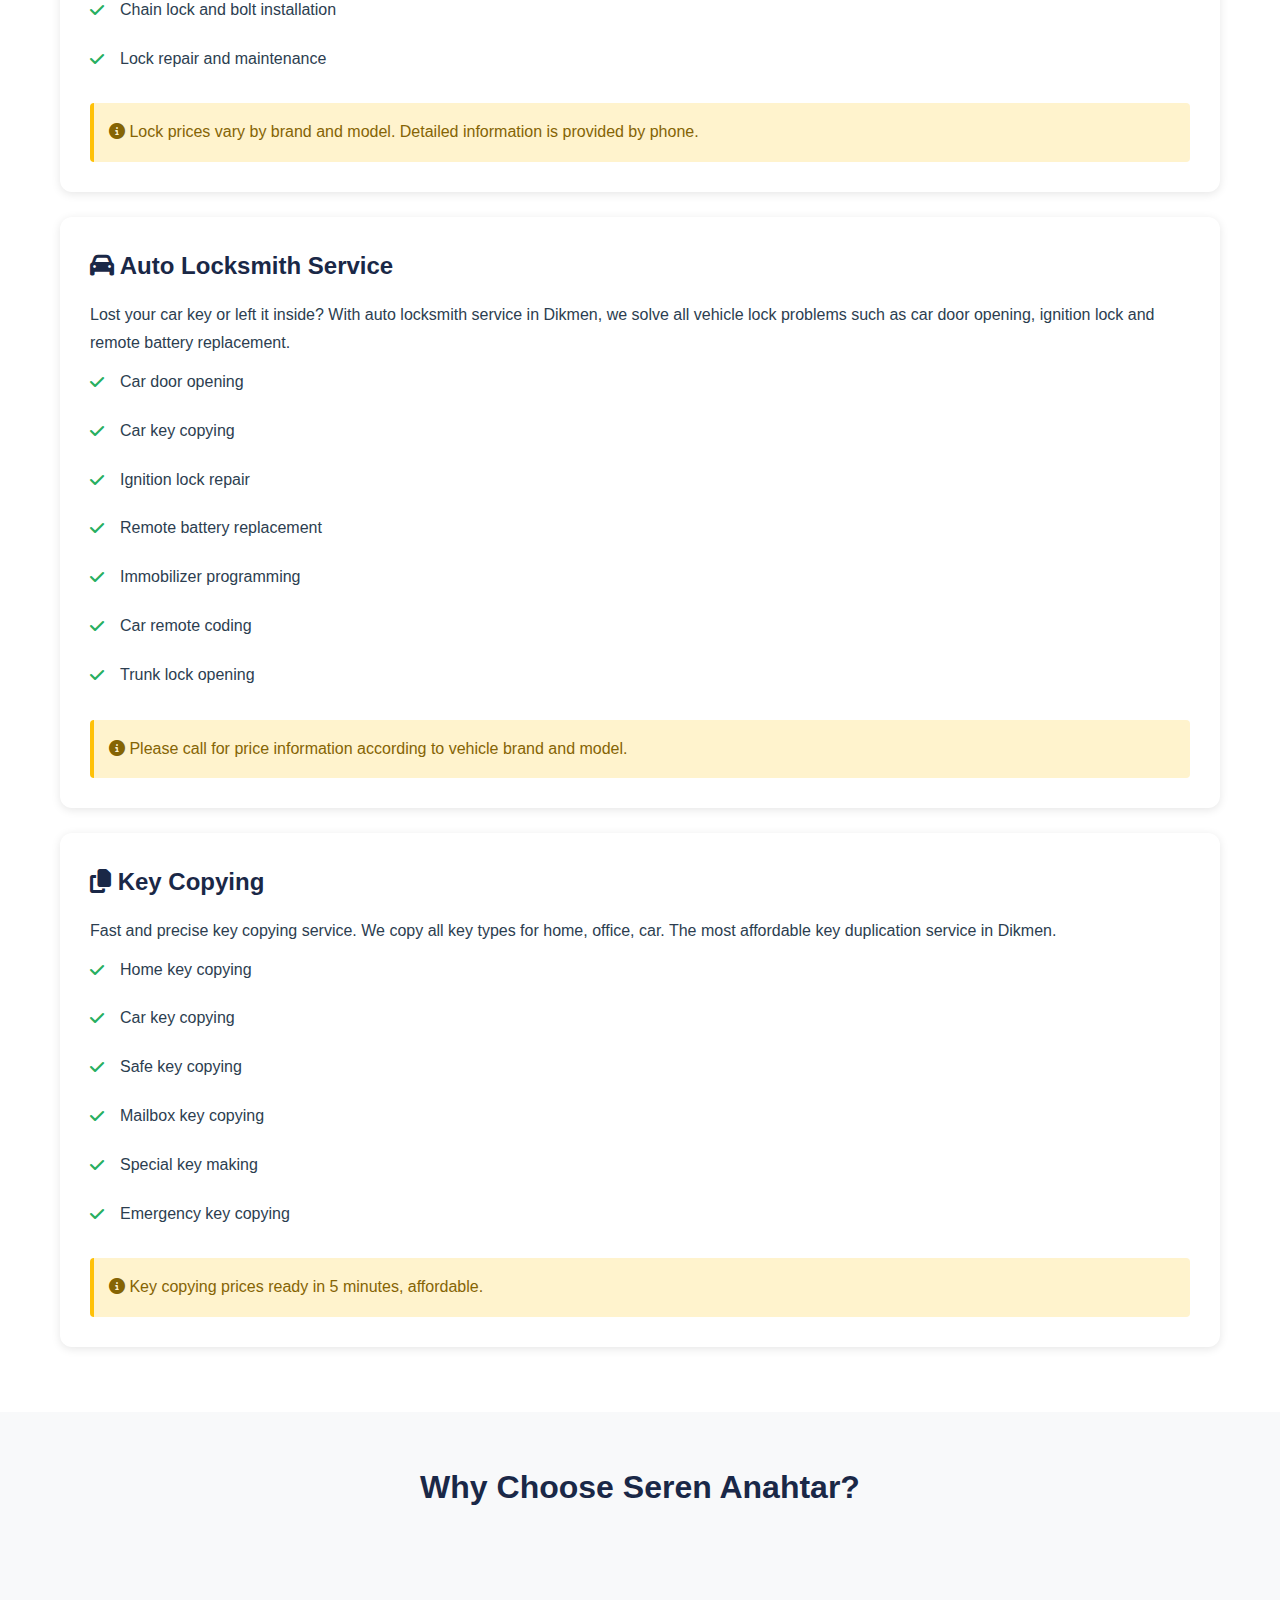
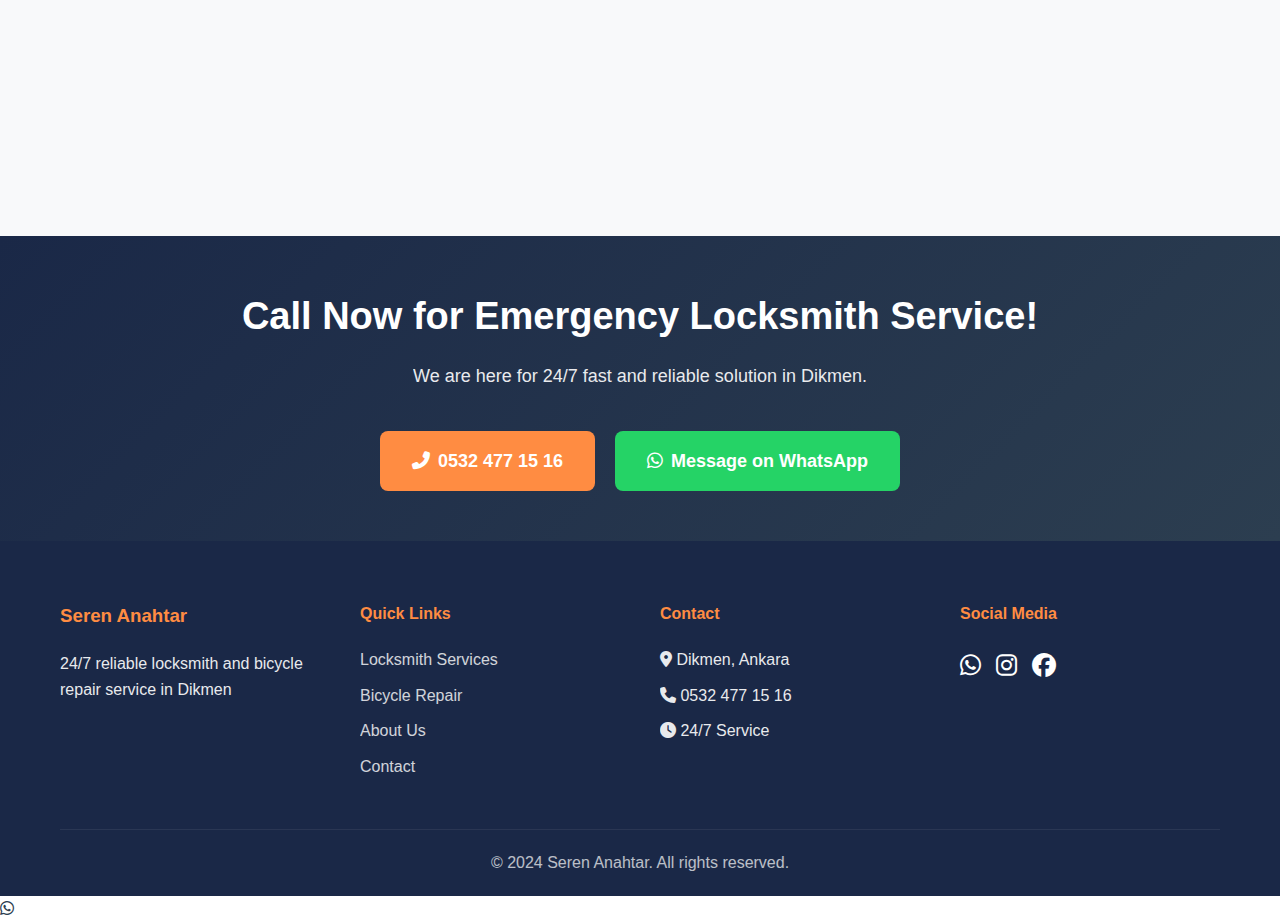
<file: en/locksmith-services.html>
<!DOCTYPE html>
<html lang="en">
<head>
    <meta charset="UTF-8">
    <meta name="viewport" content="width=device-width, initial-scale=1.0">
    <meta name="description" content="24/7 emergency locksmith service in Dikmen. Door opening, lock replacement, auto locksmith, key copying. Fast and reliable solution.">
    <meta name="keywords" content="Dikmen locksmith, emergency locksmith Dikmen, door opening, lock replacement Dikmen, auto locksmith Ankara, key copying, 24/7 locksmith">
    <title>Locksmith Services - Dikmen 24/7 Emergency Locksmith | Seren Anahtar</title>
    <link rel="stylesheet" href="../css/style.css">
    <link rel="stylesheet" href="https://cdnjs.cloudflare.com/ajax/libs/font-awesome/6.4.0/css/all.min.css">
    
    <!-- Google tag (gtag.js) -->
    <script async src="https://www.googletagmanager.com/gtag/js?id=G-9940DQK9ZR"></script>
    <script>
      window.dataLayer = window.dataLayer || [];
      function gtag(){dataLayer.push(arguments);}
      gtag('js', new Date());

      gtag('config', 'G-9940DQK9ZR');
    </script>
</head>
<body>
    <div class="floating-key"><i class="fas fa-key"></i></div>

    <header class="header">
        <div class="container">
            <div class="header-content">
                <a href="/en/" class="logo">
                    <img src="../images/seren-anahtar-logo.png" alt="Seren Anahtar Logo">
                </a>
                <nav class="nav-menu" id="navMenu">
                    <a href="/en/">Home</a>
                    <a href="locksmith-services.html">Locksmith Services</a>
                    <a href="bicycle-repair.html">Bicycle Repair</a>
                    <a href="about.html">About Us</a>
                    <a href="faq.html">FAQ</a>
                    <a href="contact.html">Contact</a>
                </nav>
                <div class="header-buttons">
                    <div class="lang-switcher">
                        <a href="/cilingir-hizmetleri.html">TR</a>
                        <span>|</span>
                        <a href="/en/locksmith-services.html" class="active">EN</a>
                    </div>
                    <a href="tel:+905324771516" class="btn btn-call"><i class="fas fa-phone"></i><span>Call Now</span></a>
                </div>
                <button class="mobile-menu-toggle" id="mobileMenuToggle"><i class="fas fa-bars"></i></button>
            </div>
        </div>
    </header>

    <section class="page-header">
        <div class="container">
            <h1>Dikmen Locksmith Services</h1>
            <p>24/7 emergency locksmith support - Fast, reliable and professional solution</p>
        </div>
    </section>

    <div class="page-banner">
        <img src="../images/banner-cilingir.svg" alt="Locksmith Services">
    </div>

    <section class="content-section">
        <div class="container">
            <div class="content-box">
                <h3><i class="fas fa-door-open"></i> Emergency Door Opening Service</h3>
                <p>We provide 24/7 emergency door opening service in Dikmen area. Lost your key? Locked out? We are here day and night. Our experienced team opens your door safely with damage-free door opening techniques.</p>
                <ul>
                    <li>Damage-free door opening</li>
                    <li>Keyless door opening</li>
                    <li>Broken key extraction</li>
                    <li>Emergency door opening</li>
                    <li>Building and apartment door opening</li>
                    <li>Padlock opening</li>
                </ul>
                <div class="price-note">
                    <p><i class="fas fa-info-circle"></i> Prices vary according to door type and situation. Please call us for exact price information.</p>
                </div>
            </div>

            <div class="content-box">
                <h3><i class="fas fa-key"></i> Lock Replacement and Installation</h3>
                <p>We offer high-quality lock systems for your security. From old lock replacement to new security lock installation, we professionally perform all lock solutions in Dikmen.</p>
                <ul>
                    <li>All lock types replacement</li>
                    <li>Security lock installation</li>
                    <li>Fingerprint lock systems</li>
                    <li>Electronic lock systems</li>
                    <li>Coded door locks</li>
                    <li>Chain lock and bolt installation</li>
                    <li>Lock repair and maintenance</li>
                </ul>
                <div class="price-note">
                    <p><i class="fas fa-info-circle"></i> Lock prices vary by brand and model. Detailed information is provided by phone.</p>
                </div>
            </div>

            <div class="content-box">
                <h3><i class="fas fa-car"></i> Auto Locksmith Service</h3>
                <p>Lost your car key or left it inside? With auto locksmith service in Dikmen, we solve all vehicle lock problems such as car door opening, ignition lock and remote battery replacement.</p>
                <ul>
                    <li>Car door opening</li>
                    <li>Car key copying</li>
                    <li>Ignition lock repair</li>
                    <li>Remote battery replacement</li>
                    <li>Immobilizer programming</li>
                    <li>Car remote coding</li>
                    <li>Trunk lock opening</li>
                </ul>
                <div class="price-note">
                    <p><i class="fas fa-info-circle"></i> Please call for price information according to vehicle brand and model.</p>
                </div>
            </div>

            <div class="content-box">
                <h3><i class="fas fa-copy"></i> Key Copying</h3>
                <p>Fast and precise key copying service. We copy all key types for home, office, car. The most affordable key duplication service in Dikmen.</p>
                <ul>
                    <li>Home key copying</li>
                    <li>Car key copying</li>
                    <li>Safe key copying</li>
                    <li>Mailbox key copying</li>
                    <li>Special key making</li>
                    <li>Emergency key copying</li>
                </ul>
                <div class="price-note">
                    <p><i class="fas fa-info-circle"></i> Key copying prices ready in 5 minutes, affordable.</p>
                </div>
            </div>
        </div>
    </section>

    <section class="services-detail" style="background: var(--light-bg);">
        <div class="container">
            <h2 class="section-title">Why Choose Seren Anahtar?</h2>
            <div class="services-grid-4">
                <div class="service-box">
                    <div class="service-box-icon"><i class="fas fa-clock"></i></div>
                    <h4>24/7 Service</h4>
                    <p>We are here for you day and night, including weekends</p>
                </div>
                <div class="service-box">
                    <div class="service-box-icon"><i class="fas fa-bolt"></i></div>
                    <h4>Fast Arrival</h4>
                    <p>We arrive at your location in 15-20 minutes in Dikmen</p>
                </div>
                <div class="service-box">
                    <div class="service-box-icon"><i class="fas fa-certificate"></i></div>
                    <h4>Professional Team</h4>
                    <p>Safe service with our experienced and certified craftsmen</p>
                </div>
                <div class="service-box">
                    <div class="service-box-icon"><i class="fas fa-hand-holding-usd"></i></div>
                    <h4>Affordable Prices</h4>
                    <p>Transparent and honest pricing, no extra charges</p>
                </div>
            </div>
        </div>
    </section>

    <section class="cta">
        <div class="container">
            <div class="cta-content">
                <h2>Call Now for Emergency Locksmith Service!</h2>
                <p>We are here for 24/7 fast and reliable solution in Dikmen.</p>
                <div class="cta-buttons">
                    <a href="tel:+905324771516" class="btn btn-primary btn-large"><i class="fas fa-phone-alt"></i>0532 477 15 16</a>
                    <a href="https://wa.me/905324771516" target="_blank" class="btn btn-whatsapp btn-large"><i class="fab fa-whatsapp"></i>Message on WhatsApp</a>
                </div>
            </div>
        </div>
    </section>

    <footer class="footer">
        <div class="container">
            <div class="footer-content">
                <div class="footer-section">
                    <h3>Seren Anahtar</h3>
                    <p>24/7 reliable locksmith and bicycle repair service in Dikmen</p>
                </div>
                <div class="footer-section">
                    <h4>Quick Links</h4>
                    <ul>
                        <li><a href="locksmith-services.html">Locksmith Services</a></li>
                        <li><a href="bicycle-repair.html">Bicycle Repair</a></li>
                        <li><a href="about.html">About Us</a></li>
                        <li><a href="contact.html">Contact</a></li>
                    </ul>
                </div>
                <div class="footer-section">
                    <h4>Contact</h4>
                    <p><i class="fas fa-map-marker-alt"></i> Dikmen, Ankara</p>
                    <p><i class="fas fa-phone"></i> 0532 477 15 16</p>
                    <p><i class="fas fa-clock"></i> 24/7 Service</p>
                </div>
                <div class="footer-section">
                    <h4>Social Media</h4>
                    <div class="social-links">
                        <a href="https://wa.me/905324771516" target="_blank"><i class="fab fa-whatsapp"></i></a>
                        <a href="#"><i class="fab fa-instagram"></i></a>
                        <a href="#"><i class="fab fa-facebook"></i></a>
                    </div>
                </div>
            </div>
            <div class="footer-bottom">
                <p>&copy; 2024 Seren Anahtar. All rights reserved.</p>
            </div>
        </div>
    </footer>

    <a href="tel:+905324771516" class="mobile-call-btn"><i class="fas fa-phone-alt"></i><span>Call Now</span></a>
    
    <!-- WhatsApp Floating Button -->
    <a href="https://wa.me/905324771516" target="_blank" class="whatsapp-float" aria-label="WhatsApp">
        <i class="fab fa-whatsapp"></i>
    </a>

    <script src="../js/script.js"></script>
</body>
</html>
</file>
<file: css/style.css>
/* ===== GENEL STILLER ===== */
:root {
    --primary-color: #1a2847;      /* Koyu lacivert */
    --secondary-color: #2c3e50;    /* Koyu gri */
    --accent-orange: #ff8c42;      /* Turuncu vurgu */
    --accent-green: #27ae60;       /* Yeşil vurgu */
    --text-dark: #2c3e50;
    --text-light: #7f8c8d;
    --white: #ffffff;
    --light-bg: #f8f9fa;
    --shadow: 0 2px 10px rgba(0,0,0,0.1);
    --shadow-hover: 0 5px 20px rgba(0,0,0,0.15);
}

* {
    margin: 0;
    padding: 0;
    box-sizing: border-box;
}

html {
    scroll-behavior: smooth;
}

body {
    font-family: 'Segoe UI', Tahoma, Geneva, Verdana, sans-serif;
    line-height: 1.6;
    color: var(--text-dark);
    overflow-x: hidden;
}

.container {
    max-width: 1200px;
    margin: 0 auto;
    padding: 0 20px;
}

img {
    max-width: 100%;
    height: auto;
    display: block;
}

a {
    text-decoration: none;
    color: inherit;
}

/* ===== BUTONLAR ===== */
.btn {
    display: inline-flex;
    align-items: center;
    gap: 8px;
    padding: 12px 24px;
    border-radius: 8px;
    font-weight: 600;
    transition: all 0.3s ease;
    cursor: pointer;
    border: none;
    font-size: 16px;
    white-space: nowrap;
}

.btn-primary {
    background: var(--accent-orange);
    color: var(--white);
}

.btn-primary:hover {
    background: #ff7528;
    transform: translateY(-2px);
    box-shadow: var(--shadow-hover);
}

.btn-secondary {
    background: var(--secondary-color);
    color: var(--white);
}

.btn-secondary:hover {
    background: var(--primary-color);
    transform: translateY(-2px);
}

.btn-call {
    background: var(--accent-green);
    color: var(--white);
}

.btn-call:hover {
    background: #229954;
}

.btn-whatsapp {
    background: #25D366;
    color: var(--white);
}

.btn-whatsapp:hover {
    background: #1fb855;
}

.btn-large {
    padding: 16px 32px;
    font-size: 18px;
}

/* ===== ANIMASYONLU ANAHTAR İKONU ===== */
.floating-key {
    position: fixed;
    font-size: 40px;
    color: var(--accent-orange);
    opacity: 0.3;
    z-index: 1;
    pointer-events: none;
    animation: floatKey 15s infinite ease-in-out;
}

@keyframes floatKey {
    0%, 100% {
        top: 20%;
        left: 10%;
        transform: rotate(0deg);
    }
    25% {
        top: 70%;
        left: 80%;
        transform: rotate(90deg);
    }
    50% {
        top: 30%;
        left: 70%;
        transform: rotate(180deg);
    }
    75% {
        top: 80%;
        left: 20%;
        transform: rotate(270deg);
    }
}

/* ===== HEADER ===== */
.header {
    background: var(--primary-color);
    color: var(--white);
    position: sticky;
    top: 0;
    z-index: 1000;
    box-shadow: var(--shadow);
}

.header-content {
    display: flex;
    align-items: center;
    justify-content: space-between;
    padding: 15px 0;
    gap: 20px;
}

.logo {
    display: flex;
    align-items: center;
    text-decoration: none;
    transition: opacity 0.3s;
}

.logo:hover {
    opacity: 0.85;
}

.logo img {
    height: 50px;
    width: auto;
    max-width: 200px;
    object-fit: contain;
}

.nav-menu {
    display: flex;
    gap: 20px;
    align-items: center;
}

.nav-menu a {
    color: var(--white);
    font-weight: 500;
    transition: color 0.3s;
    padding: 5px 0;
    font-size: 15px;
}

.nav-menu a:hover,
.nav-menu a.active {
    color: var(--accent-orange);
}

.header-buttons {
    display: flex;
    gap: 10px;
}

.mobile-menu-toggle {
    display: none;
    background: none;
    border: none;
    color: var(--white);
    font-size: 24px;
    cursor: pointer;
}


/* ===== SLIDER BÖLÜMÜ ===== */
.slider-section {
    padding: 0;
    margin: 0;
    position: relative;
    z-index: 10;
    width: 100%;
}

.slider-container {
    width: 100%;
    max-width: 100%;
    margin: 0;
    padding: 0;
    position: relative;
}

.slider {
    position: relative;
    width: 100%;
    height: 550px;
    overflow: hidden;
    background: #1a2847;
}

.slide {
    position: absolute;
    top: 0;
    left: 0;
    width: 100%;
    height: 100%;
    opacity: 0;
    transition: opacity 0.8s ease-in-out;
}

.slide.active {
    opacity: 1;
    z-index: 1;
}

.slide img {
    width: 100%;
    height: 100%;
    object-fit: cover;
    object-position: center center;
    display: block;
}

.slider-btn {
    position: absolute;
    top: 50%;
    transform: translateY(-50%);
    background: rgba(26, 40, 71, 0.7);
    color: var(--white);
    border: 2px solid rgba(255,255,255,0.3);
    width: 50px;
    height: 50px;
    border-radius: 50%;
    font-size: 20px;
    cursor: pointer;
    transition: all 0.3s;
    z-index: 10;
    backdrop-filter: blur(5px);
}

.slider-btn:hover {
    background: rgba(26, 40, 71, 0.9);
    border-color: var(--accent-orange);
    transform: translateY(-50%) scale(1.1);
}

.slider-btn.prev {
    left: 30px;
}

.slider-btn.next {
    right: 30px;
}

.slider-dots {
    position: absolute;
    bottom: 30px;
    left: 50%;
    transform: translateX(-50%);
    display: flex;
    gap: 12px;
    z-index: 10;
}

.slider-dot {
    width: 12px;
    height: 12px;
    border-radius: 50%;
    background: rgba(255,255,255,0.4);
    border: 2px solid rgba(255,255,255,0.6);
    cursor: pointer;
    transition: all 0.4s;
}

.slider-dot.active {
    background: var(--accent-orange);
    border-color: var(--accent-orange);
    width: 40px;
    border-radius: 6px;
}

/* ===== SECTION GENEL ===== */
section {
    padding: 50px 0;
}

.section-title {
    font-size: 32px;
    text-align: center;
    margin-bottom: 10px;
    color: var(--primary-color);
    font-weight: 700;
}

.section-subtitle {
    text-align: center;
    color: var(--text-light);
    font-size: 16px;
    margin-bottom: 35px;
}

/* ===== ANA HİZMET KARTLARI ===== */
.main-services {
    background: var(--light-bg);
    padding: 50px 0;
}

.services-grid {
    display: grid;
    grid-template-columns: repeat(auto-fit, minmax(300px, 1fr));
    gap: 30px;
}

.service-card {
    background: var(--white);
    padding: 40px;
    border-radius: 12px;
    text-align: center;
    box-shadow: var(--shadow);
    transition: transform 0.3s, box-shadow 0.3s;
}

.service-card:hover {
    transform: translateY(-10px);
    box-shadow: var(--shadow-hover);
}

.service-icon {
    font-size: 60px;
    color: var(--accent-orange);
    margin-bottom: 20px;
}

.service-card h3 {
    font-size: 24px;
    margin-bottom: 15px;
    color: var(--primary-color);
}

.service-card p {
    color: var(--text-light);
    margin-bottom: 25px;
    line-height: 1.8;
}

/* ===== HİZMET KUTULARI ===== */
.services-grid-4 {
    display: grid;
    grid-template-columns: repeat(auto-fit, minmax(250px, 1fr));
    gap: 20px;
    margin-top: 30px;
}

.service-box {
    background: var(--white);
    padding: 30px;
    border-radius: 12px;
    text-align: center;
    border: 2px solid var(--light-bg);
    transition: all 0.3s;
}

.service-box:hover {
    border-color: var(--accent-orange);
    transform: translateY(-5px);
    box-shadow: var(--shadow);
}

.service-box-icon {
    font-size: 48px;
    color: var(--accent-orange);
    margin-bottom: 15px;
}

.service-box h4 {
    font-size: 20px;
    margin-bottom: 10px;
    color: var(--primary-color);
}

.service-box p {
    color: var(--text-light);
    font-size: 14px;
}

/* ===== BİSİKLET HİZMETLERİ ===== */
.bike-services {
    background: var(--light-bg);
}

.bike-services-list {
    display: grid;
    grid-template-columns: repeat(auto-fit, minmax(280px, 1fr));
    gap: 20px;
    max-width: 900px;
    margin: 0 auto;
}

.bike-service-item {
    display: flex;
    align-items: center;
    gap: 15px;
    background: var(--white);
    padding: 20px;
    border-radius: 8px;
    box-shadow: var(--shadow);
}

.bike-service-item i {
    font-size: 24px;
    color: var(--accent-green);
}

.bike-service-item span {
    font-size: 16px;
    color: var(--text-dark);
    font-weight: 500;
}

/* ===== MÜŞTERİ YORUMLARI ===== */
.testimonials {
    background: var(--white);
}

.testimonials-grid {
    display: grid;
    grid-template-columns: repeat(auto-fit, minmax(300px, 1fr));
    gap: 30px;
}

.testimonial-card {
    background: var(--light-bg);
    padding: 30px;
    border-radius: 12px;
    border-left: 4px solid var(--accent-orange);
}

.testimonial-stars {
    color: #f39c12;
    margin-bottom: 15px;
}

.testimonial-card p {
    color: var(--text-dark);
    font-style: italic;
    margin-bottom: 20px;
    line-height: 1.8;
}

.testimonial-author strong {
    color: var(--primary-color);
    font-size: 16px;
    display: block;
}

.testimonial-author span {
    color: var(--text-light);
    font-size: 14px;
}

/* ===== SON ÇAĞRI ===== */
.cta {
    background: linear-gradient(135deg, var(--primary-color) 0%, var(--secondary-color) 100%);
    color: var(--white);
    text-align: center;
    padding: 50px 0;
}

.cta h2 {
    font-size: 38px;
    margin-bottom: 15px;
}

.cta p {
    font-size: 18px;
    margin-bottom: 40px;
    opacity: 0.9;
}

.cta-buttons {
    display: flex;
    justify-content: center;
    gap: 20px;
    flex-wrap: wrap;
}

/* ===== FOOTER ===== */
.footer {
    background: var(--primary-color);
    color: var(--white);
    padding: 60px 0 20px;
}

.footer-content {
    display: grid;
    grid-template-columns: repeat(auto-fit, minmax(250px, 1fr));
    gap: 40px;
    margin-bottom: 40px;
}

.footer-section h3,
.footer-section h4 {
    margin-bottom: 20px;
    color: var(--accent-orange);
}

.footer-section p {
    margin-bottom: 10px;
    opacity: 0.9;
}

.footer-section ul {
    list-style: none;
}

.footer-section ul li {
    margin-bottom: 10px;
}

.footer-section ul li a {
    color: var(--white);
    opacity: 0.8;
    transition: opacity 0.3s;
}

.footer-section ul li a:hover {
    opacity: 1;
    color: var(--accent-orange);
}

.social-links {
    display: flex;
    gap: 15px;
    font-size: 24px;
}

.social-links a {
    color: var(--white);
    transition: color 0.3s;
}

.social-links a:hover {
    color: var(--accent-orange);
}

.footer-bottom {
    text-align: center;
    padding-top: 20px;
    border-top: 1px solid rgba(255,255,255,0.1);
    opacity: 0.7;
}

/* ===== MOBİL SABİT ARAMA BUTONU ===== */
.mobile-call-btn {
    display: none;
    position: fixed;
    bottom: 20px;
    left: 50%;
    transform: translateX(-50%);
    background: var(--accent-green);
    color: var(--white);
    padding: 15px 30px;
    border-radius: 50px;
    box-shadow: 0 4px 15px rgba(0,0,0,0.3);
    z-index: 999;
    align-items: center;
    gap: 10px;
    font-weight: 600;
    font-size: 18px;
    animation: pulse 2s infinite;
}

@keyframes pulse {
    0%, 100% {
        transform: translateX(-50%) scale(1);
    }
    50% {
        transform: translateX(-50%) scale(1.05);
    }
}

/* ===== AKORDEON (SSS İÇİN) ===== */
.accordion {
    max-width: 800px;
    margin: 0 auto;
}

.accordion-item {
    background: var(--white);
    margin-bottom: 15px;
    border-radius: 8px;
    overflow: hidden;
    box-shadow: var(--shadow);
}

.accordion-header {
    background: var(--light-bg);
    padding: 20px;
    cursor: pointer;
    display: flex;
    justify-content: space-between;
    align-items: center;
    font-weight: 600;
    color: var(--primary-color);
    transition: background 0.3s;
}

.accordion-header:hover {
    background: #e8eaf0;
}

.accordion-header i {
    transition: transform 0.3s;
}

.accordion-item.active .accordion-header i {
    transform: rotate(180deg);
}

.accordion-content {
    max-height: 0;
    overflow: hidden;
    transition: max-height 0.3s ease;
}

.accordion-content-inner {
    padding: 20px;
    color: var(--text-dark);
    line-height: 1.8;
}

.accordion-item.active .accordion-content {
    max-height: 500px;
}

/* ===== İLETİŞİM FORMU ===== */
.contact-form {
    max-width: 600px;
    margin: 0 auto;
    background: var(--white);
    padding: 40px;
    border-radius: 12px;
    box-shadow: var(--shadow);
}

.form-group {
    margin-bottom: 20px;
}

.form-group label {
    display: block;
    margin-bottom: 8px;
    color: var(--primary-color);
    font-weight: 500;
}

.form-group input,
.form-group textarea {
    width: 100%;
    padding: 12px;
    border: 2px solid var(--light-bg);
    border-radius: 8px;
    font-size: 16px;
    font-family: inherit;
    transition: border-color 0.3s;
}

.form-group input:focus,
.form-group textarea:focus {
    outline: none;
    border-color: var(--accent-orange);
}

.form-group textarea {
    resize: vertical;
    min-height: 120px;
}

.contact-info {
    display: grid;
    grid-template-columns: repeat(auto-fit, minmax(280px, 1fr));
    gap: 30px;
    margin-bottom: 50px;
}

.contact-box {
    background: var(--white);
    padding: 30px;
    border-radius: 12px;
    text-align: center;
    box-shadow: var(--shadow);
}

.contact-box i {
    font-size: 48px;
    color: var(--accent-orange);
    margin-bottom: 15px;
}

.contact-box h3 {
    font-size: 20px;
    margin-bottom: 10px;
    color: var(--primary-color);
}

.contact-box p {
    color: var(--text-dark);
}

.map-container {
    margin-top: 50px;
    border-radius: 12px;
    overflow: hidden;
    box-shadow: var(--shadow);
}

.map-container iframe {
    width: 100%;
    height: 400px;
    border: none;
}

/* ===== RESPONSIVE TASARIM ===== */
@media (max-width: 992px) {
    .nav-menu {
        position: fixed;
        top: 70px;
        left: -100%;
        width: 100%;
        height: calc(100vh - 70px);
        background: var(--primary-color);
        flex-direction: column;
        padding: 40px 20px;
        transition: left 0.3s ease;
        overflow-y: auto;
    }
    
    .nav-menu.active {
        left: 0;
    }
    
    .nav-menu a {
        font-size: 20px;
        padding: 15px 0;
        border-bottom: 1px solid rgba(255,255,255,0.1);
        width: 100%;
        text-align: center;
    }
    
    .mobile-menu-toggle {
        display: block;
    }
    
    .header-buttons {
        display: none;
    }
    
    .mobile-call-btn {
        display: flex;
    }
    
    .slider {
        height: 300px;
    }
    
    .slider-btn {
        width: 40px;
        height: 40px;
        font-size: 16px;
    }
    
    .slider-btn.prev {
        left: 10px;
    }
    
    .slider-btn.next {
        right: 10px;
    }
    
    .section-title {
        font-size: 28px;
    }
    
    .cta h2 {
        font-size: 28px;
    }
}

@media (max-width: 768px) {
    section {
        padding: 35px 0;
    }
    
    .page-header {
        padding: 70px 0 30px;
    }
    
    .page-banner {
        height: 200px;
    }
    
    .services-grid,
    .services-grid-4,
    .bike-services-list,
    .testimonials-grid {
        grid-template-columns: 1fr;
    }
    
    .cta-buttons {
        flex-direction: column;
        align-items: center;
    }
    
    .btn-large {
        width: 100%;
        max-width: 300px;
        justify-content: center;
    }
}

@media (max-width: 480px) {
    .slider {
        height: 250px;
    }
    
    .service-card,
    .service-box {
        padding: 25px;
    }
    
    .contact-form {
        padding: 25px;
    }
}

/* ===== SAYFA DETAY STİLLERİ ===== */
.page-header {
    background: linear-gradient(135deg, var(--primary-color) 0%, var(--secondary-color) 100%);
    color: var(--white);
    padding: 80px 0 40px;
    text-align: center;
}

.page-header h1 {
    font-size: 36px;
    margin-bottom: 10px;
}

.page-header p {
    font-size: 16px;
    opacity: 0.9;
}

/* ===== SAYFA BANNER ===== */
.page-banner {
    width: 100%;
    height: 300px;
    background-size: cover;
    background-position: center;
    position: relative;
    overflow: hidden;
}

.page-banner img {
    width: 100%;
    height: 100%;
    object-fit: cover;
}

.content-section {
    padding: 40px 0;
}

.content-box {
    background: var(--white);
    padding: 30px;
    border-radius: 12px;
    box-shadow: var(--shadow);
    margin-bottom: 25px;
}

.content-box h3 {
    color: var(--primary-color);
    margin-bottom: 15px;
    font-size: 24px;
}

.content-box p,
.content-box ul {
    line-height: 1.8;
    color: var(--text-dark);
}

.content-box ul {
    list-style: none;
    padding-left: 0;
}

.content-box ul li {
    padding: 10px 0;
    padding-left: 30px;
    position: relative;
}

.content-box ul li:before {
    content: "\f00c";
    font-family: "Font Awesome 6 Free";
    font-weight: 900;
    position: absolute;
    left: 0;
    color: var(--accent-green);
}

.price-note {
    background: #fff3cd;
    border-left: 4px solid #ffc107;
    padding: 15px;
    margin-top: 20px;
    border-radius: 4px;
}

.price-note p {
    margin: 0;
    color: #856404;
}
</file>
